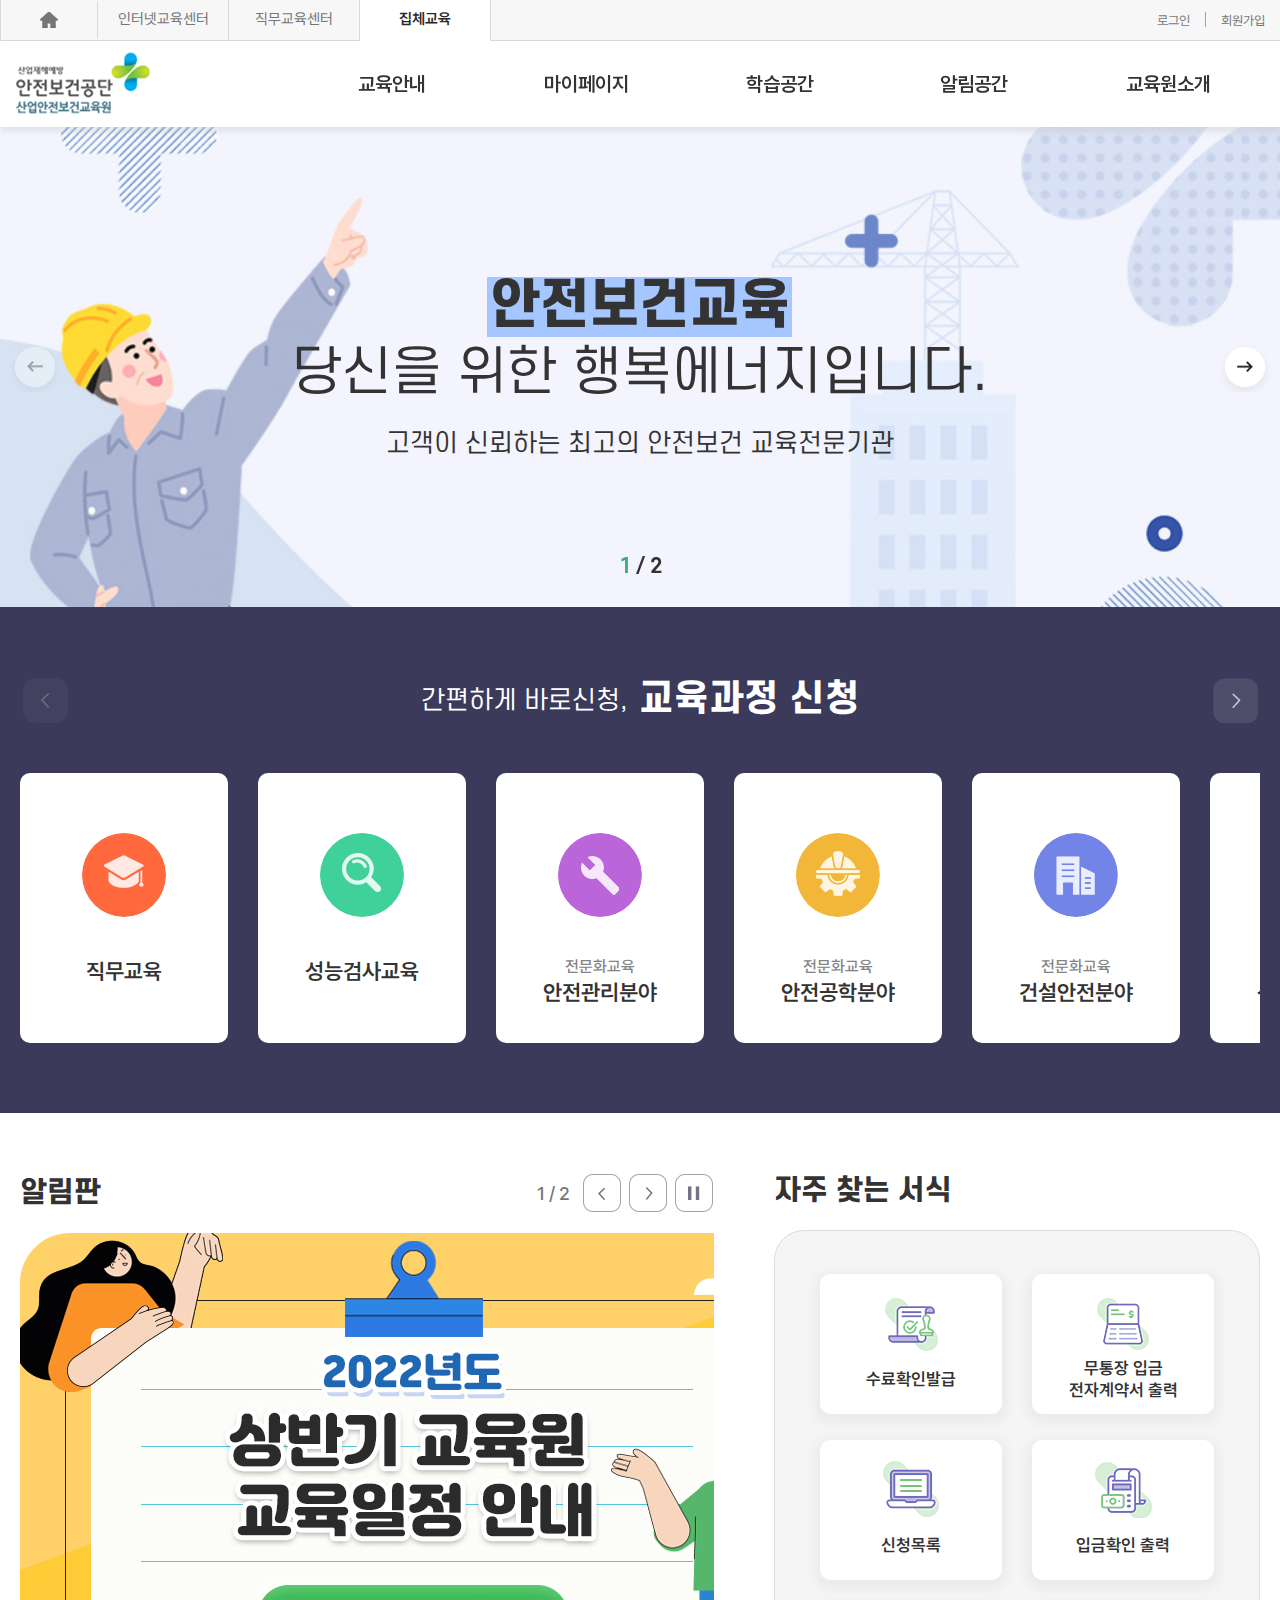
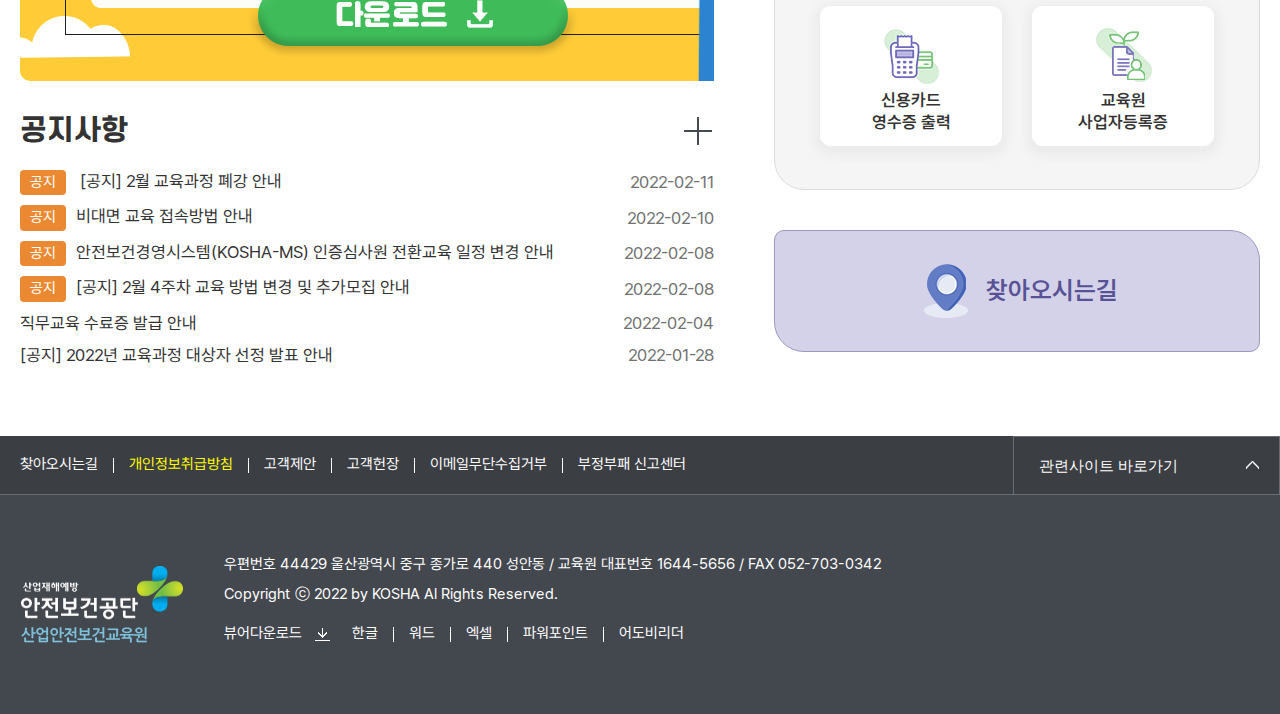
<file: index.html>
<!DOCTYPE html>
<html lang="ko">
<head>
    <title>산업안전보건교육원 홈페이지</title>
    <meta charset="UTF-8">
    <meta http-equiv="X-UA-Compatible" content="IE=edge">
    <meta name="viewport" content="width=device-width, initial-scale=1, minimum-scale=1, maximum-scale=1"/>
    <meta name="author" content="Hsy">

    <script type="text/javascript" src="js/jquery-1.12.4.js"></script>
    <script src="js/owl.carousel.js"></script> <!-- Swiper JS -->
    <script src="js/swiper-bundle.min.js"></script> <!-- Swiper JS -->
    <script type="text/javascript" src="js/script.js"></script>

    <link rel="stylesheet" href="css/import.css">
    <link rel="shortcut icon" href="favicon.ico" type="image/x-icon">
    
</head>
<body>
<div class="main-container-wrap">
    <header>
        <div class="header-top-wrap">
			<div class="top-box">
				<div class="top-left-box">
				    <ul>
                        <li><a href="https://www.dutycenter.net/portal?sysLang=KO" title="포털사이트" class="ico-home">포털사이트</a></li>
                        <li><a href="https://www.safetyedu.net/safetyedu" title="인터넷교육센터">인터넷교육센터</a></li>
                        <li><a href="https://www.dutycenter.net/dutyedu#none" title="직무교육센터">직무교육센터</a></li>
                        <li class="active"><a href="javascript:;" title="집체교육(현재 사이트)">집체교육<span class="sr">(현재 사이트)</span></a></li>
                        
                    </ul>
				</div>
				<div class="top-right-box">
					<ul>
				        <li><a href="#" title="로그인">로그인</a></li>
				        <li><a href="#" title="회원가입">회원가입</a></li>
				    </ul>
				   
				</div>
			</div> <!-- top-box end -->
		</div> <!-- header-top-wrap end -->
        <div class="header-bottom-wrap">
            <div class="bottom-box">
                <div class="bottom-left">
                    <div class="logo-wrap">
                        <a href="https://edu.kosha.or.kr/" title="안전보건교육원">
                            <h1 class="logo">
                                <img src="img/common/logo-edu.png" alt="안전보건교육원 로고">
                            </h1>
                        </a>
                    </div>
                </div>
                <div class="bottom-right">
                    <nav class="gnb">
                        <ul class="menu">
                            <li>
                                <a href="#" title="교육안내">교육안내</a>
                                <ul class="sub-menu">
                                    <li><a href="#" title="교육과정">교육과정</a></li>
                                    <li><a href="#" title="교육일정">교육일정</a></li>
                                    <li><a href="#" title="숙박신청">숙박신청</a></li>
                                </ul>
                            </li>
                            <li>
                                <a href="#" title="마이페이지">마이페이지</a>
                                <ul class="sub-menu">
                                    <li><a href="#" title="나의 학습활동">나의 학습활동</a></li>
                                    <li><a href="#" title="회원정보수정">회원정보수정</a></li>
                                    <li><a href="#" title="사업장정보">사업장정보</a></li>
                                    <li><a href="#" title="교육담당자 변경">교육담당자 변경</a></li>
                                </ul>
                            </li>
                            <li>
                                <a href="#" title="학습공간">학습공간</a>
                                <ul class="sub-menu">
                                    <li><a href="#" title="나의강의실">나의강의실</a></li>
                                    <li><a href="#" title="공개교안자료">공개교안자료</a></li>
                                    <li><a href="#" title="자료실">자료실</a></li>
                                </ul>
                            </li>
                            <li>
                                <a href="#" title="알림공간">알림공간</a>
                                <ul class="sub-menu">
                                    <li><a href="#" title="공지사항">공지사항</a></li>
                                    <li><a href="#" title="교육원소식">교육원 소식</a></li>
                                    <li><a href="#" title="자료실">자료실</a></li>
                                </ul>
                            </li>
                            <li>
                                <a href="#" title="교육원소개">교육원소개</a>
                                <ul class="sub-menu">
                                    <li><a href="#" title="인사말">인사말</a></li>
                                    <li><a href="#" title="기관소개">기관소개</a></li>
                                    <li><a href="#" title="주요연혁">주요연혁</a></li>
                                    <li><a href="#" title="조직도">조직도</a></li>
                                    <li><a href="#" title="교수소개">교수소개</a></li>
                                    <li><a href="#" title="시설안내">시설안내</a></li>
                                    <li><a href="#" title="오시는길">오시는길</a></li>
                                </ul>
                            </li>
                        </ul>
                    </nav>
                    <!-- Mobile header -->
                    <a href="#" class="btn-menu" title="메뉴 열기"><img src="img/common/btn-menu.png" alt="메뉴"></a>
                    <nav class="slideMenu">
                        <div class="m-gnb">
                            <div class="m-gnb-top">
                                <a href="/education/main.do" class="slide-logo" title="안전보건공단"><img src="img/common/m-logo.png" alt="안전보건공단 슬라이드 로고"></a>
                                <a href="#a" class="slide-close" title="닫기"><img src="img/common/ico-mgnb-close.png" alt="닫기"></a>
                            </div>
                            
                            <div class="m-gnb-middle">
                                <ul class="slmn_login">
                                    <li>
                                        <a href="https://edu.kosha.or.kr/member/loginForm.do?returnUrl=/education/main.do">로그인</a>
                                    </li>
                                    <li>
                                        <a href="/member/joinForm1.do?menuId=714" class="btn-link" title="회원가입">회원가입</a>
                                    </li>
                                <!-- 로그아웃 부분
                                    <li><a href="#void"><img src="/assets/img/education/Common/btn_logout.gif" alt="로그아웃" /></a></li>
                                -->                               
                                </ul>
                            </div>
                            <div class="m-gnb-content">
                                <ul class="dep1">
                                    <li>
                                        <a class="dep1-a" href="#a" title="교육안내">교육안내</a>
                                        <ul class="dep2">
                                            <li class="noDepth"><a class="dep2-a-bin" href="/education/curriculumList.do?menuId=1111" title="교육과정">교육과정</a></li>
                                            <li>
                                                <a class="dep2-plus" href="#a" title="교육일정">교육일정</a>
                                                <ul class="dep3">
                                                    <li><a href="#" title="교육신청" class="dep3-a-bin">교육신청</a></li>
                                                </ul>
                                            </li>
                                            <li class="noDepth"><a class="dep2-a-bin" href="/education/curriculumList.do?menuId=1111" title="숙박신청">숙박신청</a></li>
                                        </ul>
                                    </li>
                                    <li>
                                        <a class="dep1-a" href="#a" title="마이 페이지">마이 페이지</a>
                                        <ul class="dep2">
                                            <li>
                                                <a class="dep2-plus" href="#a" title="나의학습활동">나의학습활동</a>
                                                <ul class="dep3">
                                                    <li><a href="#" title="신청목록" class="dep3-a-bin">신청목록</a></li>
                                                    <li><a href="#" title="수료현황조회" class="dep3-a-bin">수료현황조회</a></li>
                                                    <li><a href="#" title="수료자조회" class="dep3-a-bin">수료자조회</a></li>
                                                </ul>
                                            </li>
                                            <li class="noDepth"><a class="dep2-a-bin" href="#a" title="회원정보수정">회원정보수정</a></li>
                                            <li class="noDepth"><a class="dep2-a-bin" href="#a" title="사업장정보">사업장정보</a></li>
                                            <li class="noDepth"><a class="dep2-a-bin" href="#a" title="교육담당자 변경">교육담당자 변경</a></li>
                                        </ul>
                                    </li>
                                    <li>
                                        <a class="dep1-a" href="#a" title="학습공간">학습공간</a>
                                        <ul class="dep2">
                                            <li>
                                                <a class="dep2-plus" href="#a" title="나의강의실">나의강의실</a>
                                                <ul class="dep3">
                                                    <li><a href="#" title="화상교육시스템" class="dep3-a-bin">화상교육시스템</a></li>
                                                    <li><a href="#" title="수강정보" class="dep3-a-bin">수강정보</a></li>
                                                </ul>
                                            </li>
                                            <li class="noDepth"><a class="dep2-a-bin" href="#a" title="공개교안자료">공개교안자료</a></li>
                                            <li class="noDepth"><a class="dep2-a-bin" href="#a" title="자료실">자료실</a></li>
                                        </ul>
                                    </li>
                                    <li>
                                        <a class="dep1-a" href="#a" title="알림공간">알림공간</a>
                                        <ul class="dep2">
                                            <li class="noDepth"><a class="dep2-a-bin" href="/education/board.do?menuId=1125" title="알림공지사항공간">공지사항</a></li>
                                            <li>
                                                <a class="dep2-plus" href="#a" title="교육원 소식">교육원 소식</a>
                                                <ul class="dep3">
                                                    <li><a href="#" title="홍보자료" class="dep3-a-bin">홍보자료</a></li>
                                                    <li><a href="#" title="홍보동영상" class="dep3-a-bin">홍보동영상</a></li>
                                                </ul>
                                            </li>
                                            <li>
                                                <a class="dep2-plus" href="#a" title="자료실">자료실</a>
                                                <ul class="dep3">
                                                    <li><a href="#" title="자료" class="dep3-a-bin">자료</a></li>
                                                    <li><a href="#" title="공개교안" class="dep3-a-bin">공개교안</a></li>
                                                    <li><a href="#" title="자주하는질문" class="dep3-a-bin">자주하는질문</a></li>
                                                    <li><a href="#" title="고용보험 환급안내" class="dep3-a-bin">고용보험 환급안내</a></li>
                                                    <li><a href="#" title="질의응답" class="dep3-a-bin">질의응답</a></li>
                                                </ul>
                                            </li>
                                        </ul>
                                    </li>
                                    <li>
                                        <a class="dep1-a" href="#a" title="교육원소개">교육원소개</a>
                                        <ul class="dep2">
                                            <li class="noDepth"><a class="dep2-a-bin" href="#a" title="인사말">인사말</a></li>
                                            <li class="noDepth"><a class="dep2-a-bin" href="#a" title="기관소개">기관소개</a></li>
                                            <li class="noDepth"><a class="dep2-a-bin" href="#a" title="인사말">인사말</a></li>
                                            <li>
                                                <a class="dep2-plus" href="#a" title="교육원 소식">교육원 소식</a>
                                                <ul class="dep3">
                                                    <li><a href="#" title="홍보자료" class="dep3-a-bin">홍보자료</a></li>
                                                    <li><a href="#" title="홍보동영상" class="dep3-a-bin">홍보동영상</a></li>
                                                </ul>
                                            </li>
                                            <li>
                                                <a class="dep2-plus" href="#a" title="자료실">자료실</a>
                                                <ul class="dep3">
                                                    <li><a href="#" title="자료" class="dep3-a-bin">자료</a></li>
                                                    <li><a href="#" title="공개교안" class="dep3-a-bin">공개교안</a></li>
                                                    <li><a href="#" title="자주하는질문" class="dep3-a-bin">자주하는질문</a></li>
                                                    <li><a href="#" title="고용보험 환급안내" class="dep3-a-bin">고용보험 환급안내</a></li>
                                                    <li><a href="#" title="질의응답" class="dep3-a-bin">질의응답</a></li>
                                                </ul>
                                            </li>
                                        </ul>
                                    </li>
                                </ul>
                            </div>
                        </div>
                    </nav>
                </div>
                <div class="gnb-bg-white"></div>
            </div>
        </div> <!-- //header-bottom-wrap end-->
        <div class="gnb-bg"></div>
        <div class="m-gnb-bg"></div>
    </header>
    <div class="container-wrap"> <!-- Container 전체 영역-->
        <div class="container">
            <div class="main-visual-wrap">
                <div class="main-visual-box">
                    <div class="swiper main-visual" id="main-visual">
                        <div class="swiper-wrapper">
                            <div class="swiper-slide slide-1">
                                <div class="swiper-text-box">
                                    <p class="main-txt point">안전보건교육</p>
                                    <p class="main-txt">당신을 위한 행복에너지입니다.</p>
                                    <span class="sub-txt">고객이 신뢰하는 최고의 안전보건 교육전문기관</span>
                                </div>
                                <img src="img/main/main-visual-01.jpg" alt="비주얼이미지1" class="pc">
                                <img src="img/main/main-visual-01-tablet.jpg" alt="비주얼이미지1" class="tablet">
                                <img src="img/main/main-visual-01-mobile.jpg" alt="비주얼이미지1" class="mobile">
                            </div>
                            <div class="swiper-slide slide-2">
                                <div class="swiper-text-box">
                                    <p class="main-txt point">안전보건교육</p>
                                    <p class="main-txt">당신을 위한 행복에너지입니다.</p>
                                    <span class="sub-txt">고객이 신뢰하는 최고의 안전보건 교육전문기관</span>
                                </div>
                                <img src="img/main/main-visual-02.jpg" alt="비주얼이미지2" class="pc">
                                <img src="img/main/main-visual-02-tablet.jpg" alt="비주얼이미지1" class="tablet">
                                <img src="img/main/main-visual-02-mobile.jpg" alt="비주얼이미지1" class="mobile">
                            </div>
                        </div>
                        <div class="swiper-button-next"></div>
                        <div class="swiper-button-prev"></div>
                        <div class="swiper-pagination"></div>
                    </div>
                </div>
                <div class="main-login-wrap">
                    <div class="login-box">
                        <div class="top-box">
                            <ul>
                                <li><input type="text" id="" name="userid" placeholder="아이디"><label for="userid" class="hide">아이디</label></li>
                                <li><input type="text" id="" name="userpw" placeholder="패스워드"><label for="userpw" class="hide">패스워드</label></li>
                                <li><a href="#" title="로그인" class="btn-login">로그인</a></li>
                            </ul>
                        </div>
                        <div class="bottom-box">
                            <dl>
                                <dt>교육문의</dt>
                                <dd>
                                    <a href="tel:1644-5656" title="교육문의">1644-5656</a>
                                    <p>09:00 ~ 18:00(평일)</p>
                                </dd>
                            </dl>
                        </div>
                    </div>
                </div>
            </div> <!--// main-visual-wrap end-->
            
            <div class="main-eduenrol-wrap">
                <div class="eduenrol-box apear1">
                    <div class="title-wrap">
                        <div class="swiper-button-prev"></div>
                        <h3><span>간편하게 바로신청,</span> 교육과정 신청</h3>
                        <div class="swiper-button-next"></div>
                    </div>
                    <div class="swiper eduenrol-slide" id="main-eduenrol">
                        <div class="swiper-wrapper">
                            <div class="swiper-slide">
                                <a href="#" title="직무교육"><span class="ico"></span>직무교육</a>
                            </div>
                            <div class="swiper-slide">
                                <a href="#" title="성능검사교육"><span class="ico"></span>성능검사교육</a>
                            </div>
                            <div class="swiper-slide">
                                <a href="#" title="안전관리분야"><span class="ico"></span><span>전문화교육</span>안전관리분야</a>
                            </div>
                            <div class="swiper-slide">
                                <a href="#" title="안전공학분야"><span class="ico"></span><span>전문화교육</span>안전공학분야</a>
                            </div>
                            <div class="swiper-slide">
                                <a href="#" title="건설안전분야"><span class="ico"></span><span>전문화교육</span>건설안전분야</a>
                            </div>
                            <div class="swiper-slide">
                                <a href="#" title="산업보건분야"><span class="ico"></span><span>전문화교육</span>산업보건분야</a>
                            </div>
                        </div>
                    </div>
                </div>
            </div> <!-- //main-eduenrol-wrap end -->

            <div class="main-contents-wrap">
                <div class="contents-box">
                    <div class="cont-left">
                        <div class="banner">
                            <div class="tit-wrap">
                                <div class="left-box">
                                    <h4>알림판</h4>
                                </div>
                                <div class="right-box">
                                    <div class="counter"></div>
                                    <div class="carousel-play">
                                        <button class="button play"></button>
                                        <button class="button stop on"></button>
                                    </div>
                                </div>
                            </div>
                            
                            <div class="owl-carousel owl-theme main-popup" id="main-popup">
                                <div class="item">
                                    <img src="img/main/main-popup-01.jpg" alt="팝업이미지1">
                                </div>
                                <div class="item">
                                    <img src="img/main/main-popup-02.jpg" alt="팝업이미지1">
                                </div>
                            </div>
                        </div> <!--// banner end-->
                        <div class="notice">
                            <div class="tit-wrap">
                                <h4>공지사항</h4>
                                <a href="#" title="공지사항 더보기" class="btn-more"></a>
                            </div>
                            <ul>
                                <li><a href="#" title="더보기"><p><span class="ico-noti">공지</span> [공지] 2월 교육과정 폐강 안내</p><span>2022-02-11</span></a></li>
                                <li><a href="#" title="더보기"><p><span class="ico-noti">공지</span>비대면 교육 접속방법 안내</p><span>2022-02-10</span></a></li>
                                <li><a href="#" title="더보기"><p><span class="ico-noti">공지</span>안전보건경영시스템(KOSHA-MS) 인증심사원 전환교육 일정 변경 안내</p><span>2022-02-08</span></a></li>
                                <li><a href="#" title="더보기"><p><span class="ico-noti">공지</span>[공지] 2월 4주차 교육 방법 변경 및 추가모집 안내</p><span>2022-02-08</span></a></li>
                                <li><a href="#" title="더보기"><p>직무교육 수료증 발급 안내 </p><span>2022-02-04</span></a></li>
                                <li><a href="#" title="더보기"><p>[공지] 2022년 교육과정 대상자 선정 발표 안내</p><span>2022-01-28</span></a></li>
                            
                        </ul>
                        </div> <!--// notice end-->
                    </div> <!-- //cont-left end -->
                    <div class="cont-right">
                        <div class="quick">
                            <h4>자주 찾는 서식</h4>
                            <ul class="quick-list">
                                <li><a href="#" title="수료확인발급">수료확인발급</a></li>
                                <li><a href="#" title="무통장 입금 전자계약서 출력">무통장 입금 <span class="br">전자계약서 출력</span></a></li>
                                <li><a href="#" title="신청목록">신청목록</a></li>
                                <li><a href="#" title="입금확인 출력">입금확인 출력</a></li>
                                <li><a href="#" title="신용카드 영수증 출력">신용카드<span class="br">영수증 출력</span></a></li>
                                <li><a href="#" title="교육원 사업자등록증">교육원<span class="br">사업자등록증</span></a></li>
                            </ul>
                        </div>
                        <div class="direct">
                            <a href="#" title="찾아오시는길" class="btn-direct">찾아오시는길</a>
                        </div>
                    </div> <!-- //cont-left end -->
                </div>
            </div> <!-- //main-contents-wrap end -->

            <footer>
                <div class="footer-top-wrap">
                    <div class="f-top-box">
                        <div class="f-top-left">
                            <ul>
                                <li><a href="#" title="찾아오시는길">찾아오시는길</a></li>
                                <li><a href="http://www.kosha.or.kr/kosha/etc/individualInformationPolicy.do" target="_blank" title="개인정보취급방침" class="yellow">개인정보취급방침</a></li>
                                <li><a href="http://minwon.kosha.or.kr/kosha/bbs/NR_list.do?bbsCd=5&amp;_m=bbs3" target="_blank" title="고객제안">고객제안</a></li>
                                <li><a href="http://www.kosha.or.kr/kosha/manage/declaration.do" target="_blank" title="고객헌장">고객헌장</a></li>
                                <li><a href="http://www.kosha.or.kr/kosha/etc/emailrefusal.do" target="_blank" title="이메일무단수집거부">이메일무단수집거부</a></li>
                                <li><a href="https://minwon.kosha.or.kr/kosha/login/NR_index.do" target="_blank" title="부정부패 신고센터">부정부패 신고센터</a></li>
                            </ul>
                        </div> <!--//f-top-left-->
                        <div class="f-top-right">
                            <select class="f-navi" onchange="if(this.value) window.open(this.value);">
                                <option>관련사이트 바로가기</option>
                                <option value="http://kosha.or.kr" title="산업안전보건공단">산업안전보건공단</option>
                                <option value="https://www.dutycenter.net/dutyedu" title="직무교육(인터넷)">직무교육(인터넷)</option>
                                <option value="https://www.safetyedu.net/safetyedu" title="e-Learning">e-Learning</option>
                                <option value="https://www.kosha.or.kr/kosha/data/mediaBankMain.do" title="안전보건자료실">안전보건자료실</option>
                                <option value="https://www.safetyreport.go.kr" title="안전신문고">안전신문고</option>
                            </select>
                        </div> <!--//f-top-left-->
                    </div>
                </div> <!-- //footer-top-wrap end-->
                <div class="footer-bottom-wrap">
                    <div class="f-bottom-box">
                        <div class="f-logo">
                            <img src="img/common/f-logo.png" alt="안전보건공단 교육원 로고">
                        </div>
                        <div class="f-copy">
                            <ul>
                                <li>우편번호 44429 울산광역시 중구 종가로 440 성안동 <span class="br"></span> 교육원 대표번호  1644-5656 <span class="br"></span> FAX  052-703-0342</li>
                                <li>Copyright ⓒ 2022 by KOSHA Al Rights Reserved.</li>
                                <li class="viewer">
                                    <p class="ico-down">뷰어다운로드</p>
                                    <ul>
                                        <li><a class="view-icon2" href="http://www.hancom.co.kr/downLoad.downPU.do?mcd=002" target="_blank" title="한글 다운로드">한글</a></li>
                                        <li><a class="view-icon3" href="http://www.microsoft.com/downloads/details.aspx?FamilyID=3657CE88-7CFA-457A-9AEC-F4F827F20CAC&amp;DisplayLang=en" target="_blank" title="워드 다운로드">워드</a></li>
                                        <li><a class="view-icon4" href="http://www.microsoft.com/downloads/details.aspx?displaylang=en&amp;FamilyID=1cd6acf9-ce06-4e1c-8dcf-f33f669dbc3a" target="_blank" title="엑셀 다운로드">엑셀</a></li>
                                        <li><a class="view-icon5" href="http://www.microsoft.com/downloads/details.aspx?displaylang=ko&amp;FamilyID=048DC840-14E1-467D-8DCA-19D2A8FD7485" target="_blank" title="파워포인트 다운로드">파워포인트</a></li>
                                        <li><a class="view-icon6" href="http://get.adobe.com/kr/reader/" target="_blank" title="어도비리더 다운로드">어도비리더</a></li>
                                    </ul>
                                </li>
                            </ul>
                        </div>
                    </div>
                </div> <!-- //footer-bottom-wrap end-->
            </footer>

        </div> <!-- // container end -->
    </div> <!-- //container-wrap end -->
    
</div>  <!-- //main-container-wrap end -->

</body>
</html>
</file>
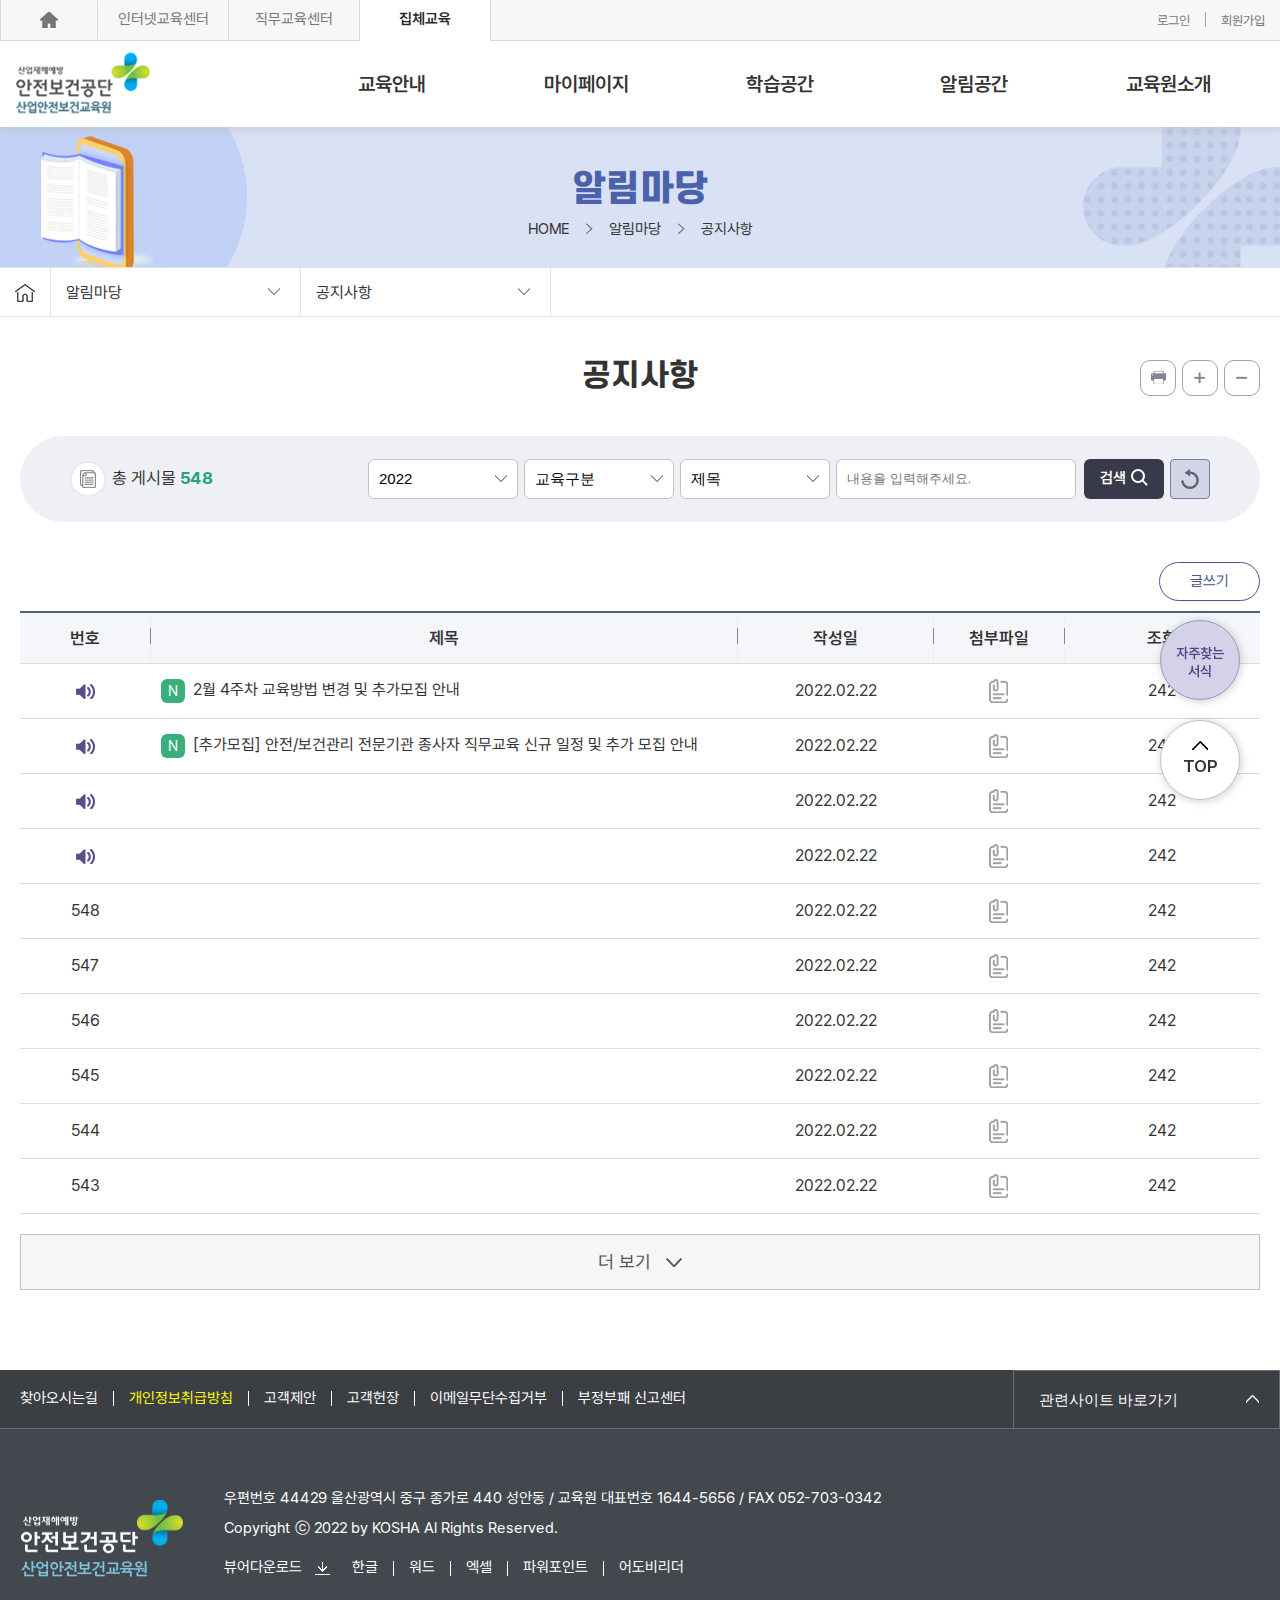
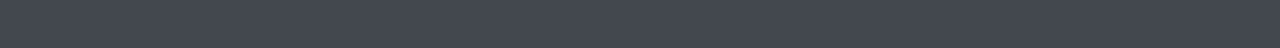
<file: board_common_list.html>
<!DOCTYPE html>
<html lang="ko">
<head>
    <title>산업안전보건교육원 서브 홈페이지</title>
    <meta charset="UTF-8">
    <meta http-equiv="X-UA-Compatible" content="IE=edge">
    <meta name="viewport" content="width=device-width, initial-scale=1, minimum-scale=1, maximum-scale=1"/>
    <meta name="author" content="Hsy">

    <script type="text/javascript" src="js/jquery-1.12.4.js"></script>
    <script src="js/owl.carousel.js"></script> <!-- Swiper JS -->
    <script src="js/swiper-bundle.min.js"></script> <!-- Swiper JS -->
    <script type="text/javascript" src="js/script.js"></script>

    <link rel="stylesheet" href="css/import.css">
    <link rel="shortcut icon" href="favicon.ico" type="image/x-icon">
    
</head>
<body>
<div class="main-container-wrap">
    <header>
        <div class="header-top-wrap">
			<div class="top-box">
				<div class="top-left-box">
				    <ul>
                        <li><a href="https://www.dutycenter.net/portal?sysLang=KO" title="포털사이트" class="ico-home">포털사이트</a></li>
                        <li><a href="https://www.safetyedu.net/safetyedu" title="인터넷교육센터">인터넷교육센터</a></li>
                        <li><a href="https://www.dutycenter.net/dutyedu#none" title="직무교육센터">직무교육센터</a></li>
                        <li class="active"><a href="javascript:;" title="집체교육(현재 사이트)">집체교육<span class="sr">(현재 사이트)</span></a></li>
                        
                    </ul>
				</div>
				<div class="top-right-box">
					<ul>
				        <li><a href="#" title="로그인">로그인</a></li>
				        <li><a href="#" title="회원가입">회원가입</a></li>
				    </ul>
				   
				</div>
			</div> <!-- top-box end -->
		</div> <!-- header-top-wrap end -->
        <div class="header-bottom-wrap">
            <div class="bottom-box">
                <div class="bottom-left">
                    <div class="logo-wrap">
                        <a href="https://edu.kosha.or.kr/" title="안전보건교육원">
                            <h1 class="logo">
                                <img src="img/common/logo-edu.png" alt="안전보건교육원 로고">
                            </h1>
                        </a>
                    </div>
                </div>
                <div class="bottom-right">
                    <nav class="gnb">
                        <ul class="menu">
                            <li>
                                <a href="#" title="교육안내">교육안내</a>
                                <ul class="sub-menu">
                                    <li><a href="#" title="교육과정">교육과정</a></li>
                                    <li><a href="#" title="교육일정">교육일정</a></li>
                                    <li><a href="#" title="숙박신청">숙박신청</a></li>
                                </ul>
                            </li>
                            <li>
                                <a href="#" title="마이페이지">마이페이지</a>
                                <ul class="sub-menu">
                                    <li><a href="#" title="나의 학습활동">나의 학습활동</a></li>
                                    <li><a href="#" title="회원정보수정">회원정보수정</a></li>
                                    <li><a href="#" title="사업장정보">사업장정보</a></li>
                                    <li><a href="#" title="교육담당자 변경">교육담당자 변경</a></li>
                                </ul>
                            </li>
                            <li>
                                <a href="#" title="학습공간">학습공간</a>
                                <ul class="sub-menu">
                                    <li><a href="#" title="나의강의실">나의강의실</a></li>
                                    <li><a href="#" title="공개교안자료">공개교안자료</a></li>
                                    <li><a href="#" title="자료실">자료실</a></li>
                                </ul>
                            </li>
                            <li>
                                <a href="#" title="알림공간">알림공간</a>
                                <ul class="sub-menu">
                                    <li><a href="#" title="공지사항">공지사항</a></li>
                                    <li><a href="#" title="교육원소식">교육원 소식</a></li>
                                    <li><a href="#" title="자료실">자료실</a></li>
                                </ul>
                            </li>
                            <li>
                                <a href="#" title="교육원소개">교육원소개</a>
                                <ul class="sub-menu">
                                    <li><a href="#" title="인사말">인사말</a></li>
                                    <li><a href="#" title="기관소개">기관소개</a></li>
                                    <li><a href="#" title="주요연혁">주요연혁</a></li>
                                    <li><a href="#" title="조직도">조직도</a></li>
                                    <li><a href="#" title="교수소개">교수소개</a></li>
                                    <li><a href="#" title="시설안내">시설안내</a></li>
                                    <li><a href="#" title="오시는길">오시는길</a></li>
                                </ul>
                            </li>
                        </ul>
                    </nav>
                    <!-- Mobile header -->
                    <a href="#" class="btn-menu" title="메뉴 열기"><img src="img/common/btn-menu.png" alt="메뉴"></a>
                    <nav class="slideMenu">
                        <div class="m-gnb">
                            <div class="m-gnb-top">
                                <a href="/education/main.do" class="slide-logo" title="안전보건공단"><img src="img/common/m-logo.png" alt="안전보건공단 슬라이드 로고"></a>
                                <a href="#a" class="slide-close" title="닫기"><img src="img/common/ico-mgnb-close.png" alt="닫기"></a>
                            </div>
                            
                            <div class="m-gnb-middle">
                                <ul class="slmn_login">
                                    <li>
                                        <a href="https://edu.kosha.or.kr/member/loginForm.do?returnUrl=/education/main.do">로그인</a>
                                    </li>
                                    <li>
                                        <a href="/member/joinForm1.do?menuId=714" class="btn-link" title="회원가입">회원가입</a>
                                    </li>
                                <!-- 로그아웃 부분
                                    <li><a href="#void"><img src="/assets/img/education/Common/btn_logout.gif" alt="로그아웃" /></a></li>
                                -->                               
                                </ul>
                            </div>
                            <div class="m-gnb-content">
                                <ul class="dep1">
                                    <li>
                                        <a class="dep1-a" href="#a" title="교육안내">교육안내</a>
                                        <ul class="dep2">
                                            <li class="noDepth"><a class="dep2-a-bin" href="/education/curriculumList.do?menuId=1111" title="교육과정">교육과정</a></li>
                                            <li>
                                                <a class="dep2-plus" href="#a" title="교육일정">교육일정</a>
                                                <ul class="dep3">
                                                    <li><a href="#" title="교육신청" class="dep3-a-bin">교육신청</a></li>
                                                </ul>
                                            </li>
                                            <li class="noDepth"><a class="dep2-a-bin" href="/education/curriculumList.do?menuId=1111" title="숙박신청">숙박신청</a></li>
                                        </ul>
                                    </li>
                                    <li>
                                        <a class="dep1-a" href="#a" title="마이 페이지">마이 페이지</a>
                                        <ul class="dep2">
                                            <li>
                                                <a class="dep2-plus" href="#a" title="나의학습활동">나의학습활동</a>
                                                <ul class="dep3">
                                                    <li><a href="#" title="신청목록" class="dep3-a-bin">신청목록</a></li>
                                                    <li><a href="#" title="수료현황조회" class="dep3-a-bin">수료현황조회</a></li>
                                                    <li><a href="#" title="수료자조회" class="dep3-a-bin">수료자조회</a></li>
                                                </ul>
                                            </li>
                                            <li class="noDepth"><a class="dep2-a-bin" href="#a" title="회원정보수정">회원정보수정</a></li>
                                            <li class="noDepth"><a class="dep2-a-bin" href="#a" title="사업장정보">사업장정보</a></li>
                                            <li class="noDepth"><a class="dep2-a-bin" href="#a" title="교육담당자 변경">교육담당자 변경</a></li>
                                        </ul>
                                    </li>
                                    <li>
                                        <a class="dep1-a" href="#a" title="학습공간">학습공간</a>
                                        <ul class="dep2">
                                            <li>
                                                <a class="dep2-plus" href="#a" title="나의강의실">나의강의실</a>
                                                <ul class="dep3">
                                                    <li><a href="#" title="화상교육시스템" class="dep3-a-bin">화상교육시스템</a></li>
                                                    <li><a href="#" title="수강정보" class="dep3-a-bin">수강정보</a></li>
                                                </ul>
                                            </li>
                                            <li class="noDepth"><a class="dep2-a-bin" href="#a" title="공개교안자료">공개교안자료</a></li>
                                            <li class="noDepth"><a class="dep2-a-bin" href="#a" title="자료실">자료실</a></li>
                                        </ul>
                                    </li>
                                    <li>
                                        <a class="dep1-a" href="#a" title="알림공간">알림공간</a>
                                        <ul class="dep2">
                                            <li class="noDepth"><a class="dep2-a-bin" href="/education/board.do?menuId=1125" title="알림공지사항공간">공지사항</a></li>
                                            <li>
                                                <a class="dep2-plus" href="#a" title="교육원 소식">교육원 소식</a>
                                                <ul class="dep3">
                                                    <li><a href="#" title="홍보자료" class="dep3-a-bin">홍보자료</a></li>
                                                    <li><a href="#" title="홍보동영상" class="dep3-a-bin">홍보동영상</a></li>
                                                </ul>
                                            </li>
                                            <li>
                                                <a class="dep2-plus" href="#a" title="자료실">자료실</a>
                                                <ul class="dep3">
                                                    <li><a href="#" title="자료" class="dep3-a-bin">자료</a></li>
                                                    <li><a href="#" title="공개교안" class="dep3-a-bin">공개교안</a></li>
                                                    <li><a href="#" title="자주하는질문" class="dep3-a-bin">자주하는질문</a></li>
                                                    <li><a href="#" title="고용보험 환급안내" class="dep3-a-bin">고용보험 환급안내</a></li>
                                                    <li><a href="#" title="질의응답" class="dep3-a-bin">질의응답</a></li>
                                                </ul>
                                            </li>
                                        </ul>
                                    </li>
                                    <li>
                                        <a class="dep1-a" href="#a" title="교육원소개">교육원소개</a>
                                        <ul class="dep2">
                                            <li class="noDepth"><a class="dep2-a-bin" href="#a" title="인사말">인사말</a></li>
                                            <li class="noDepth"><a class="dep2-a-bin" href="#a" title="기관소개">기관소개</a></li>
                                            <li class="noDepth"><a class="dep2-a-bin" href="#a" title="인사말">인사말</a></li>
                                            <li>
                                                <a class="dep2-plus" href="#a" title="교육원 소식">교육원 소식</a>
                                                <ul class="dep3">
                                                    <li><a href="#" title="홍보자료" class="dep3-a-bin">홍보자료</a></li>
                                                    <li><a href="#" title="홍보동영상" class="dep3-a-bin">홍보동영상</a></li>
                                                </ul>
                                            </li>
                                            <li>
                                                <a class="dep2-plus" href="#a" title="자료실">자료실</a>
                                                <ul class="dep3">
                                                    <li><a href="#" title="자료" class="dep3-a-bin">자료</a></li>
                                                    <li><a href="#" title="공개교안" class="dep3-a-bin">공개교안</a></li>
                                                    <li><a href="#" title="자주하는질문" class="dep3-a-bin">자주하는질문</a></li>
                                                    <li><a href="#" title="고용보험 환급안내" class="dep3-a-bin">고용보험 환급안내</a></li>
                                                    <li><a href="#" title="질의응답" class="dep3-a-bin">질의응답</a></li>
                                                </ul>
                                            </li>
                                        </ul>
                                    </li>
                                </ul>
                            </div>
                        </div>
                    </nav>
                </div>
                <div class="gnb-bg-white"></div>
            </div>
        </div> <!-- //header-bottom-wrap end-->
        <div class="gnb-bg"></div>
        <div class="m-gnb-bg"></div>
    </header>
    <div class="container-wrap"> <!-- Container 전체 영역-->
        <div class="container">
            <div class="sub-visual-wrap">
                <div class="sub-visual-box">
                    <h2>알림마당</h2>
                    <ul class="sub-visual-nav">
                        <li><a href="#" title="HOME">HOME</a></li>
                        <li><a href="#" title="알림마당">알림마당</a></li>
                        <li><a href="#" title="공지사항">공지사항</a></li>
                    </ul>
                </div>
            </div>
            <div class="sub-nav-wrap">
                <div class="sub-nav-box">
                    <ul>
                        <li><a href="#" class="nav-home" title="HOME 바로가기"></a></li>
                        <li class="nav-1dep">
                            <a href="#" title="알림마당">알림마당</a>
                            <ul class="nav-2dep">
                                <li><a href="#" title="2depth" class="">2depth</a></li>
                                <li><a href="#" title="2depth" class="">2depth</a></li>
                                <li><a href="#" title="2depth" class="">2depth</a></li>
                                <li><a href="#" title="2depth" class="">2depth</a></li>
                            </ul>
                        </li>
                        <li class="nav-1dep">
                            <a href="#" title="공지사항">공지사항</a>
                            <ul class="nav-2dep">
                                <li><a href="#" title="2depth" class="">2depth</a></li>
                                <li><a href="#" title="2depth" class="">2depth</a></li>
                                <li><a href="#" title="2depth" class="">2depth</a></li>
                                <li><a href="#" title="2depth" class="">2depth</a></li>
                            </ul>
                        </li>
                    </ul>
                </div>
            </div>
            <div class="sub-contents-wrap"> <!-- 페이치 시작 -->
                <div class="title-wrap">
                    <h3>공지사항</h3>
                    <div class="right-btn-wrap">
                        <ul>
                            <li><a href="#" title="프린트" class="btn-right-print"></a></li>
                            <li><a href="#" title="확대하기" class="btn-right-plus"></a></li>
                            <li><a href="#" title="축소하기" class="btn-right-minus"></a></li>
                        </ul>
                    </div>
                </div>
                <div class="contents-box"> <!-- 컨텐츠 시작 -->
                    <div class="search-wrap">
                        <div class="left-box">
                            <i class="total-board"></i>
                            <p>총 게시물 <span>548</span></p>
                        </div>
                        <div class="right-box">
                            <ul>
                                <li>
                                    <select>
                                        <option>2022</option>
                                        <option>2021</option>
                                        <option>2020</option>
                                    </select>
                                </li>
                                <li>
                                    <select>
                                        <option>교육구분</option>
                                        <option>교육구분1</option>
                                        <option>교육구분2</option>
                                    </select>
                                </li>
                                <li>
                                    <select>
                                        <option>제목</option>
                                        <option>제목1</option>
                                        <option>제목2</option>
                                    </select>
                                </li>
                                <li>
                                    <div class="input-srch">
                                        <input type="text" id="" name="srch-text" placeholder="내용을 입력해주세요.">
                                        <label for="srch-text" class="hide">검색어 입력</label>
                                        <a href="#" class="btn-search" title="검색"></a>
                                        <a href="#" class="btn-reset" title="새로고침"></a>
                                    </div>
                                </li>
                            </ul>
                        </div>
                    </div> <!--// search-wrap end -->
                    <div class="board-common">
                        <div class="board-btn-wrap">
                            <a href="#" title="글쓰기" class="btn-write">글쓰기</a>
                        </div>
                        <div class="table-scroll-box">
                            <span class="ico-scroll"></span>
                            <table class="table-list">
                                <caption>Table List</caption>
                                <colgroup>
                                    <col class="wp10">
                                    <col class="wp45">
                                    <col class="wp15">
                                    <col class="wp10">
                                    <col class="wp15">
                                </colgroup>
                                <thead>
                                    <tr>
                                        <th>번호</th>
                                        <th>제목</th>
                                        <th>작성일</th>
                                        <th>첨부파일</th>
                                        <th>조회</th>
                                    </tr>
                                </thead>
                                <tbody>
                                    <tr>
                                        <td><span class="ico-noti"></span></td>
                                        <td class="ta-l"><a href="#" title="리스트 내용1"><span class="new">N</span>2월 4주차 교육방법 변경 및 추가모집 안내</a></td>
                                        <td>2022.02.22</td>
                                        <td><a href="#" title="첨부파일" class="btn-upload-file"></a></td>
                                        <td>242</td>
                                        <!-- <td><a href="#" title="버튼" class="btn">버튼</a></td> -->
                                    </tr>
                                    <tr>
                                        <td><span class="ico-noti"></span></td>
                                        <td class="ta-l"><a href="#" title="리스트 내용2"><span class="new">N</span>[추가모집] 안전/보건관리 전문기관 종사자 직무교육 신규 일정 및 추가 모집 안내</a></td>
                                        <td>2022.02.22</td>
                                        <td><a href="#" title="첨부파일" class="btn-upload-file"></a></td>
                                        <td>242</td>
                                    </tr>
                                    <tr>
                                        <td><span class="ico-noti"></span></td>
                                        <td class="ta-l"><a href="#" title="리스트 내용3"></a></td>
                                        <td>2022.02.22</td>
                                        <td><a href="#" title="첨부파일" class="btn-upload-file"></a></td>
                                        <td>242</td>
                                    </tr>
                                    <tr>
                                        <td><span class="ico-noti"></span></td>
                                        <td class="ta-l"><a href="#" title="리스트 내용4"></a></td>
                                        <td>2022.02.22</td>
                                        <td><a href="#" title="첨부파일" class="btn-upload-file"></a></td>
                                        <td>242</td>
                                    </tr>
                                    <tr>
                                        <td>548</td>
                                        <td class="ta-l"><a href="#" title="리스트 내용5"></a></td>
                                        <td>2022.02.22</td>
                                        <td><a href="#" title="첨부파일" class="btn-upload-file"></a></td>
                                        <td>242</td>
                                    </tr>
                                    <tr>
                                        <td>547</td>
                                        <td class="ta-l"><a href="#" title="리스트 내용6"></a></td>
                                        <td>2022.02.22</td>
                                        <td><a href="#" title="첨부파일" class="btn-upload-file"></a></td>
                                        <td>242</td>
                                    </tr>
                                    <tr>
                                        <td>546</td>
                                        <td class="ta-l"><a href="#" title="리스트 내용7"></a></td>
                                        <td>2022.02.22</td>
                                        <td><a href="#" title="첨부파일" class="btn-upload-file"></a></td>
                                        <td>242</td>
                                    </tr>
                                    <tr>
                                        <td>545</td>
                                        <td class="ta-l"><a href="#" title="리스트 내용8"></a></td>
                                        <td>2022.02.22</td>
                                        <td><a href="#" title="첨부파일" class="btn-upload-file"></a></td>
                                        <td>242</td>
                                    </tr>
                                    <tr>
                                        <td>544</td>
                                        <td class="ta-l"><a href="#" title="리스트 내용9"></a></td>
                                        <td>2022.02.22</td>
                                        <td><a href="#" title="첨부파일" class="btn-upload-file"></a></td>
                                        <td>242</td>
                                    </tr>
                                    <tr>
                                        <td>543</td>
                                        <td class="ta-l"><a href="#" title="리스트 내용10"></a></td>
                                        <td>2022.02.22</td>
                                        <td><a href="#" title="첨부파일" class="btn-upload-file"></a></td>
                                        <td>242</td>
                                    </tr>
                                </tbody>
                            </table>
                        </div>
                        <div class="list-more">
                            <a href="#" title="더보기" class="btn-more">더 보기</a>
                        </div>
                    </div>
                </div>
            </div> <!-- //sub-contents-wrap end -->
            <div class="quick-btn-wrap">
                <div class="quick-popup">
                    <a title="" href="#" class="quick-popup-close"></a>
                    <ul>
                        <li><a href="#" title="교육원 사업자등록증">교육원 사업자등록증</a></li>
                        <li><a href="#" title="수료확인서 발급">수료확인서 발급</a></li>
                        <li><a href="#" title="입금확인증 출력">입금확인증 출력</a></li>
                        <li><a href="#" title="무통장입금용 전자계산서출력">무통장입금용 전자계산서출력</a></li>
                        <li><a href="#" title="신용카드영수증 출력">신용카드영수증 출력</a></li>
                    </ul>
                </div>
                <ul>
                    <li><a href="#" title="자주찾는서식" class="quick-popup-open">자주찾는<br>서식</a></li>
                    <li><a href="#" title="맨 위로 가기">TOP</a></li>
                </ul>
            </div> <!-- //quick-btn-wrap end -->

            <footer>
                <div class="footer-top-wrap">
                    <div class="f-top-box">
                        <div class="f-top-left">
                            <ul>
                                <li><a href="#" title="찾아오시는길">찾아오시는길</a></li>
                                <li><a href="http://www.kosha.or.kr/kosha/etc/individualInformationPolicy.do" target="_blank" title="개인정보취급방침" class="yellow">개인정보취급방침</a></li>
                                <li><a href="http://minwon.kosha.or.kr/kosha/bbs/NR_list.do?bbsCd=5&amp;_m=bbs3" target="_blank" title="고객제안">고객제안</a></li>
                                <li><a href="http://www.kosha.or.kr/kosha/manage/declaration.do" target="_blank" title="고객헌장">고객헌장</a></li>
                                <li><a href="http://www.kosha.or.kr/kosha/etc/emailrefusal.do" target="_blank" title="이메일무단수집거부">이메일무단수집거부</a></li>
                                <li><a href="https://minwon.kosha.or.kr/kosha/login/NR_index.do" target="_blank" title="부정부패 신고센터">부정부패 신고센터</a></li>
                            </ul>
                        </div> <!--//f-top-left-->
                        <div class="f-top-right">
                            <select class="f-navi" onchange="if(this.value) window.open(this.value);">
                                <option>관련사이트 바로가기</option>
                                <option value="http://kosha.or.kr" title="산업안전보건공단">산업안전보건공단</option>
                                <option value="https://www.dutycenter.net/dutyedu" title="직무교육(인터넷)">직무교육(인터넷)</option>
                                <option value="https://www.safetyedu.net/safetyedu" title="e-Learning">e-Learning</option>
                                <option value="https://www.kosha.or.kr/kosha/data/mediaBankMain.do" title="안전보건자료실">안전보건자료실</option>
                                <option value="https://www.safetyreport.go.kr" title="안전신문고">안전신문고</option>
                            </select>
                        </div> <!--//f-top-left-->
                    </div>
                </div> <!-- //footer-top-wrap end-->
                <div class="footer-bottom-wrap">
                    <div class="f-bottom-box">
                        <div class="f-logo">
                            <img src="img/common/f-logo.png" alt="안전보건공단 교육원 로고">
                        </div>
                        <div class="f-copy">
                            <ul>
                                <li>우편번호 44429 울산광역시 중구 종가로 440 성안동 <span class="br"></span> 교육원 대표번호  1644-5656 <span class="br"></span> FAX  052-703-0342</li>
                                <li>Copyright ⓒ 2022 by KOSHA Al Rights Reserved.</li>
                                <li class="viewer">
                                    <p class="ico-down">뷰어다운로드</p>
                                    <ul>
                                        <li><a class="view-icon2" href="http://www.hancom.co.kr/downLoad.downPU.do?mcd=002" target="_blank" title="한글 다운로드">한글</a></li>
                                        <li><a class="view-icon3" href="http://www.microsoft.com/downloads/details.aspx?FamilyID=3657CE88-7CFA-457A-9AEC-F4F827F20CAC&amp;DisplayLang=en" target="_blank" title="워드 다운로드">워드</a></li>
                                        <li><a class="view-icon4" href="http://www.microsoft.com/downloads/details.aspx?displaylang=en&amp;FamilyID=1cd6acf9-ce06-4e1c-8dcf-f33f669dbc3a" target="_blank" title="엑셀 다운로드">엑셀</a></li>
                                        <li><a class="view-icon5" href="http://www.microsoft.com/downloads/details.aspx?displaylang=ko&amp;FamilyID=048DC840-14E1-467D-8DCA-19D2A8FD7485" target="_blank" title="파워포인트 다운로드">파워포인트</a></li>
                                        <li><a class="view-icon6" href="http://get.adobe.com/kr/reader/" target="_blank" title="어도비리더 다운로드">어도비리더</a></li>
                                    </ul>
                                </li>
                            </ul>
                        </div>
                    </div>
                </div> <!-- //footer-bottom-wrap end-->
            </footer>

        </div> <!-- // container end -->
    </div> <!-- //container-wrap end -->
    
</div>  <!-- //main-container-wrap end -->

</body>
</html>
</file>
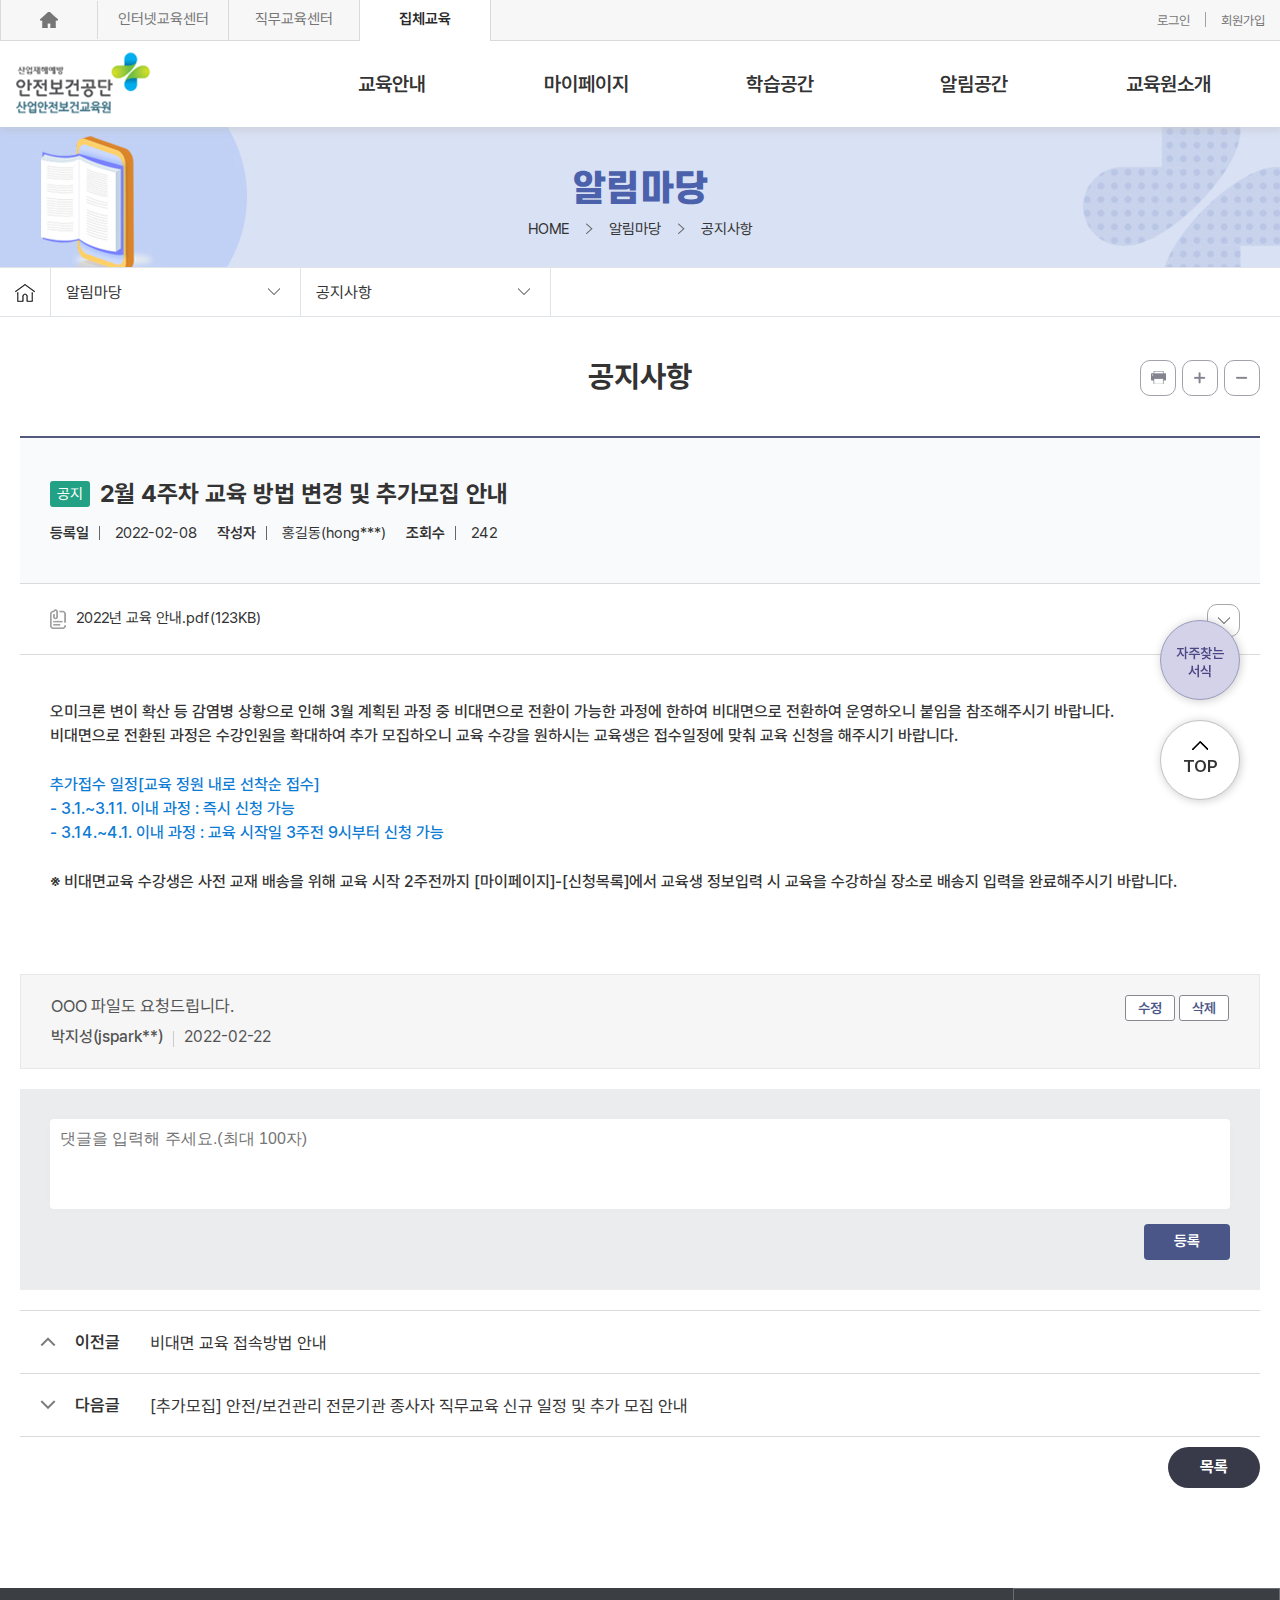
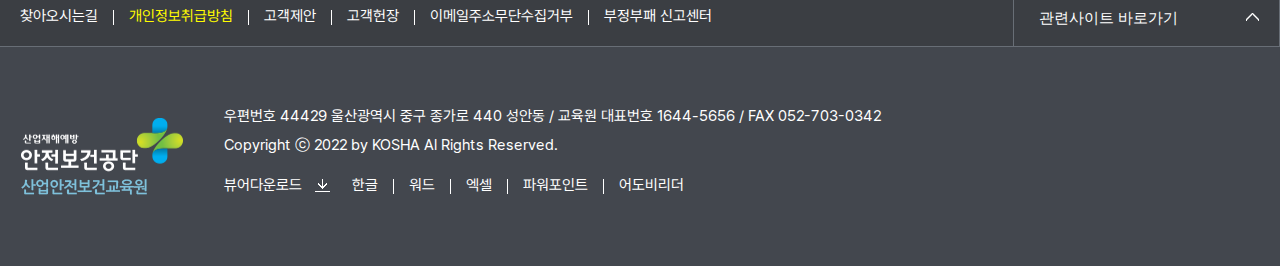
<file: board_common_view.html>
<!DOCTYPE html>
<html lang="ko">
<head>
    <title>산업안전보건교육원 서브 홈페이지</title>
    <meta charset="UTF-8">
    <meta http-equiv="X-UA-Compatible" content="IE=edge">
    <meta name="viewport" content="width=device-width, initial-scale=1, minimum-scale=1, maximum-scale=1"/>
    <meta name="author" content="Hsy">

    <script type="text/javascript" src="js/jquery-1.12.4.js"></script>
    <script src="js/owl.carousel.js"></script> <!-- Swiper JS -->
    <script src="js/swiper-bundle.min.js"></script> <!-- Swiper JS -->
    <script type="text/javascript" src="js/script.js"></script>

    <link rel="stylesheet" href="css/import.css">
    <link rel="shortcut icon" href="favicon.ico" type="image/x-icon">
    
</head>
<body>
<div class="sub-container-wrap">
    <header>
        <div class="header-top-wrap">
			<div class="top-box">
				<div class="top-left-box">
				    <ul>
                        <li><a href="https://www.dutycenter.net/portal?sysLang=KO" title="포털사이트" class="ico-home">포털사이트</a></li>
                        <li><a href="https://www.safetyedu.net/safetyedu" title="인터넷교육센터">인터넷교육센터</a></li>
                        <li><a href="https://www.dutycenter.net/dutyedu#none" title="직무교육센터">직무교육센터</a></li>
                        <li class="active"><a href="javascript:;" title="집체교육(현재 사이트)">집체교육<span class="sr">(현재 사이트)</span></a></li>
                        
                    </ul>
				</div>
				<div class="top-right-box">
					<ul>
				        <li><a href="#" title="로그인">로그인</a></li>
				        <li><a href="#" title="회원가입">회원가입</a></li>
				    </ul>
				   
				</div>
			</div> <!-- top-box end -->
		</div> <!-- header-top-wrap end -->
        <div class="header-bottom-wrap">
            <div class="bottom-box">
                <div class="bottom-left">
                    <div class="logo-wrap">
                        <a href="https://edu.kosha.or.kr/" title="안전보건교육원">
                            <h1 class="logo">
                                <img src="img/common/logo-edu.png" alt="안전보건교육원 로고">
                            </h1>
                        </a>
                    </div>
                </div>
                <div class="bottom-right">
                    <nav class="gnb">
                        <ul class="menu">
                            <li>
                                <a href="#" title="교육안내">교육안내</a>
                                <ul class="sub-menu">
                                    <li><a href="#" title="교육과정">교육과정</a></li>
                                    <li><a href="#" title="교육일정">교육일정</a></li>
                                    <li><a href="#" title="숙박신청">숙박신청</a></li>
                                </ul>
                            </li>
                            <li>
                                <a href="#" title="마이페이지">마이페이지</a>
                                <ul class="sub-menu">
                                    <li><a href="#" title="나의 학습활동">나의 학습활동</a></li>
                                    <li><a href="#" title="회원정보수정">회원정보수정</a></li>
                                    <li><a href="#" title="사업장정보">사업장정보</a></li>
                                    <li><a href="#" title="교육담당자 변경">교육담당자 변경</a></li>
                                </ul>
                            </li>
                            <li>
                                <a href="#" title="학습공간">학습공간</a>
                                <ul class="sub-menu">
                                    <li><a href="#" title="나의강의실">나의강의실</a></li>
                                    <li><a href="#" title="공개교안자료">공개교안자료</a></li>
                                    <li><a href="#" title="자료실">자료실</a></li>
                                </ul>
                            </li>
                            <li>
                                <a href="#" title="알림공간">알림공간</a>
                                <ul class="sub-menu">
                                    <li><a href="#" title="공지사항">공지사항</a></li>
                                    <li><a href="#" title="교육원소식">교육원 소식</a></li>
                                    <li><a href="#" title="자료실">자료실</a></li>
                                </ul>
                            </li>
                            <li>
                                <a href="#" title="교육원소개">교육원소개</a>
                                <ul class="sub-menu">
                                    <li><a href="#" title="인사말">인사말</a></li>
                                    <li><a href="#" title="기관소개">기관소개</a></li>
                                    <li><a href="#" title="주요연혁">주요연혁</a></li>
                                    <li><a href="#" title="조직도">조직도</a></li>
                                    <li><a href="#" title="교수소개">교수소개</a></li>
                                    <li><a href="#" title="시설안내">시설안내</a></li>
                                    <li><a href="#" title="오시는길">오시는길</a></li>
                                </ul>
                            </li>
                        </ul>
                    </nav>
                    <!-- Mobile header -->
                    <a href="#" class="btn-menu" title="메뉴 열기"><img src="img/common/btn-menu.png" alt="메뉴"></a>
                    <nav class="slideMenu">
                        <div class="m-gnb">
                            <div class="m-gnb-top">
                                <a href="/education/main.do" class="slide-logo" title="안전보건공단"><img src="img/common/m-logo.png" alt="안전보건공단 슬라이드 로고"></a>
                                <a href="#a" class="slide-close" title="닫기"><img src="img/common/ico-mgnb-close.png" alt="닫기"></a>
                            </div>
                            
                            <div class="m-gnb-middle">
                                <ul class="slmn_login">
                                    <li>
                                        <a href="https://edu.kosha.or.kr/member/loginForm.do?returnUrl=/education/main.do">로그인</a>
                                    </li>
                                    <li>
                                        <a href="/member/joinForm1.do?menuId=714" class="btn-link" title="회원가입">회원가입</a>
                                    </li>
                                <!-- 로그아웃 부분
                                    <li><a href="#void"><img src="/assets/img/education/Common/btn_logout.gif" alt="로그아웃" /></a></li>
                                -->                               
                                </ul>
                            </div>
                            <div class="m-gnb-content">
                                <ul class="dep1">
                                    <li>
                                        <a class="dep1-a" href="#a" title="교육안내">교육안내</a>
                                        <ul class="dep2">
                                            <li class="noDepth"><a class="dep2-a-bin" href="/education/curriculumList.do?menuId=1111" title="교육과정">교육과정</a></li>
                                            <li>
                                                <a class="dep2-plus" href="#a" title="교육일정">교육일정</a>
                                                <ul class="dep3">
                                                    <li><a href="#" title="교육신청" class="dep3-a-bin">교육신청</a></li>
                                                </ul>
                                            </li>
                                            <li class="noDepth"><a class="dep2-a-bin" href="/education/curriculumList.do?menuId=1111" title="숙박신청">숙박신청</a></li>
                                        </ul>
                                    </li>
                                    <li>
                                        <a class="dep1-a" href="#a" title="마이 페이지">마이 페이지</a>
                                        <ul class="dep2">
                                            <li>
                                                <a class="dep2-plus" href="#a" title="나의학습활동">나의학습활동</a>
                                                <ul class="dep3">
                                                    <li><a href="#" title="신청목록" class="dep3-a-bin">신청목록</a></li>
                                                    <li><a href="#" title="수료현황조회" class="dep3-a-bin">수료현황조회</a></li>
                                                    <li><a href="#" title="수료자조회" class="dep3-a-bin">수료자조회</a></li>
                                                </ul>
                                            </li>
                                            <li class="noDepth"><a class="dep2-a-bin" href="#a" title="회원정보수정">회원정보수정</a></li>
                                            <li class="noDepth"><a class="dep2-a-bin" href="#a" title="사업장정보">사업장정보</a></li>
                                            <li class="noDepth"><a class="dep2-a-bin" href="#a" title="교육담당자 변경">교육담당자 변경</a></li>
                                        </ul>
                                    </li>
                                    <li>
                                        <a class="dep1-a" href="#a" title="학습공간">학습공간</a>
                                        <ul class="dep2">
                                            <li>
                                                <a class="dep2-plus" href="#a" title="나의강의실">나의강의실</a>
                                                <ul class="dep3">
                                                    <li><a href="#" title="화상교육시스템" class="dep3-a-bin">화상교육시스템</a></li>
                                                    <li><a href="#" title="수강정보" class="dep3-a-bin">수강정보</a></li>
                                                </ul>
                                            </li>
                                            <li class="noDepth"><a class="dep2-a-bin" href="#a" title="공개교안자료">공개교안자료</a></li>
                                            <li class="noDepth"><a class="dep2-a-bin" href="#a" title="자료실">자료실</a></li>
                                        </ul>
                                    </li>
                                    <li>
                                        <a class="dep1-a" href="#a" title="알림공간">알림공간</a>
                                        <ul class="dep2">
                                            <li class="noDepth"><a class="dep2-a-bin" href="/education/board.do?menuId=1125" title="알림공지사항공간">공지사항</a></li>
                                            <li>
                                                <a class="dep2-plus" href="#a" title="교육원 소식">교육원 소식</a>
                                                <ul class="dep3">
                                                    <li><a href="#" title="홍보자료" class="dep3-a-bin">홍보자료</a></li>
                                                    <li><a href="#" title="홍보동영상" class="dep3-a-bin">홍보동영상</a></li>
                                                </ul>
                                            </li>
                                            <li>
                                                <a class="dep2-plus" href="#a" title="자료실">자료실</a>
                                                <ul class="dep3">
                                                    <li><a href="#" title="자료" class="dep3-a-bin">자료</a></li>
                                                    <li><a href="#" title="공개교안" class="dep3-a-bin">공개교안</a></li>
                                                    <li><a href="#" title="자주하는질문" class="dep3-a-bin">자주하는질문</a></li>
                                                    <li><a href="#" title="고용보험 환급안내" class="dep3-a-bin">고용보험 환급안내</a></li>
                                                    <li><a href="#" title="질의응답" class="dep3-a-bin">질의응답</a></li>
                                                </ul>
                                            </li>
                                        </ul>
                                    </li>
                                    <li>
                                        <a class="dep1-a" href="#a" title="교육원소개">교육원소개</a>
                                        <ul class="dep2">
                                            <li class="noDepth"><a class="dep2-a-bin" href="#a" title="인사말">인사말</a></li>
                                            <li class="noDepth"><a class="dep2-a-bin" href="#a" title="기관소개">기관소개</a></li>
                                            <li class="noDepth"><a class="dep2-a-bin" href="#a" title="인사말">인사말</a></li>
                                            <li>
                                                <a class="dep2-plus" href="#a" title="교육원 소식">교육원 소식</a>
                                                <ul class="dep3">
                                                    <li><a href="#" title="홍보자료" class="dep3-a-bin">홍보자료</a></li>
                                                    <li><a href="#" title="홍보동영상" class="dep3-a-bin">홍보동영상</a></li>
                                                </ul>
                                            </li>
                                            <li>
                                                <a class="dep2-plus" href="#a" title="자료실">자료실</a>
                                                <ul class="dep3">
                                                    <li><a href="#" title="자료" class="dep3-a-bin">자료</a></li>
                                                    <li><a href="#" title="공개교안" class="dep3-a-bin">공개교안</a></li>
                                                    <li><a href="#" title="자주하는질문" class="dep3-a-bin">자주하는질문</a></li>
                                                    <li><a href="#" title="고용보험 환급안내" class="dep3-a-bin">고용보험 환급안내</a></li>
                                                    <li><a href="#" title="질의응답" class="dep3-a-bin">질의응답</a></li>
                                                </ul>
                                            </li>
                                        </ul>
                                    </li>
                                </ul>
                            </div>
                        </div>
                    </nav>
                </div>
                <div class="gnb-bg-white"></div>
            </div>
        </div> <!-- //header-bottom-wrap end-->
        <div class="gnb-bg"></div>
        <div class="m-gnb-bg"></div>
    </header>
    <div class="gnb-bg-black"></div>
    <div class="container-wrap"> <!-- Container 전체 영역-->
        <div class="container">
            <div class="sub-visual-wrap">
                <div class="sub-visual-box">
                    <h2>알림마당</h2>
                    <ul class="sub-visual-nav">
                        <li><a href="#" title="HOME">HOME</a></li>
                        <li><a href="#" title="알림마당">알림마당</a></li>
                        <li><a href="#" title="공지사항">공지사항</a></li>
                    </ul>
                </div>
            </div>
            <div class="sub-nav-wrap">
                <div class="sub-nav-box">
                    <ul>
                        <li><a href="#" class="nav-home" title="HOME 바로가기"></a></li>
                        <li class="nav-1dep">
                            <a href="#" title="알림마당">알림마당</a>
                            <ul class="nav-2dep">
                                <li><a href="#" title="2depth" class="">2depth</a></li>
                                <li><a href="#" title="2depth" class="">2depth</a></li>
                                <li><a href="#" title="2depth" class="">2depth</a></li>
                                <li><a href="#" title="2depth" class="">2depth</a></li>
                            </ul>
                        </li>
                        <li class="nav-1dep">
                            <a href="#" title="공지사항">공지사항</a>
                            <ul class="nav-2dep">
                                <li><a href="#" title="2depth" class="">2depth</a></li>
                                <li><a href="#" title="2depth" class="">2depth</a></li>
                                <li><a href="#" title="2depth" class="">2depth</a></li>
                                <li><a href="#" title="2depth" class="">2depth</a></li>
                            </ul>
                        </li>
                    </ul>
                </div>
            </div>
            <div class="sub-contents-wrap"> <!-- 페이치 시작 -->
                <div class="title-wrap">
                    <h3>공지사항</h3>
                    <div class="right-btn-wrap">
                        <ul>
                            <li><a href="#" title="프린트 버튼" class="btn-right-print"></a></li>
                            <li><a href="#" title="확대 버튼" class="btn-right-plus"></a></li>
                            <li><a href="#" title="축소 버튼" class="btn-right-minus"></a></li>
                        </ul>
                    </div>
                </div>
                <div class="contents-box"> <!-- 컨텐츠 시작 -->
                    <div class="board-common-view">
                        <div class="view-box">
                            <div class="view-title">
                                <div class="title">    
                                    <span class="ico-noti">공지</span>
                                    <h4>2월 4주차 교육 방법 변경 및 추가모집 안내</h4>
                                </div>
                                <div class="title-detail">
                                    <dl>
                                        <dt>등록일</dt>
                                        <dd>2022-02-08</dd>
                                    </dl>
                                    <dl>
                                        <dt>작성자</dt>
                                        <dd>홍길동(hong***)</dd>
                                    </dl>
                                    <dl>
                                        <dt>조회수</dt>
                                        <dd>242</dd>
                                    </dl>
                                </div>
                            </div>
                            <div class="view-upload">
                                <ul>
                                    <li><a href="#" title="view-upload01">2022년 교육 안내.pdf(123KB)</a></li>
                                    <li><a href="#" title="view-upload02">2022년 설문조사 문항.hwp(23.5KB)</a></li>
                                </ul>
                                <a href="#" title="업로드 펼치기" class="view-upload-fold"></a>
                            </div>
                            <div class="view-txt"> <!-- 게시판 내용 -->
                                <p>
                                    오미크론 변이 확산 등 감염병 상황으로 인해 3월 계획된 과정 중 비대면으로 전환이 가능한 과정에 한하여 비대면으로 전환하여 운영하오니 붙임을 참조해주시기 바랍니다.<br>
                                    비대면으로 전환된 과정은 수강인원을 확대하여 추가 모집하오니 교육 수강을 원하시는 교육생은 접수일정에 맞춰 교육 신청을 해주시기 바랍니다.
                                </p>
                                <p class="view-color-blue">
                                    추가접수 일정[교육 정원 내로 선착순 접수]<br>
                                    - 3.1.~3.11. 이내 과정 : 즉시 신청 가능<br>
                                    - 3.14.~4.1. 이내 과정 : 교육 시작일 3주전 9시부터 신청 가능
                                </p>
                                <p>
                                    ※ 비대면교육 수강생은 사전 교재 배송을 위해 교육 시작 2주전까지 [마이페이지]-[신청목록]에서 교육생 정보입력 시 교육을 수강하실 장소로 배송지 입력을 완료해주시기 바랍니다.
                                </p>
                            </div>
                            <div class="view-reply-read">
                                <ul>
                                    <li>
                                        <p>OOO 파일도 요청드립니다.</p>
                                        <div class="view-reply-read-detail">
                                            <dl>
                                                <dt>박지성(jspark**)</dt>
                                                <dd>2022-02-22</dd>
                                            </dl>
                                        </div>
                                    </li>
                                    <li class="view-reply-read-btn">
                                        <a href="#" title="수정">수정</a>
                                        <a href="#" title="삭제">삭제</a>
                                    </li>
                                </ul>
                            </div>
                            <div class="view-reply-write">
                                <textarea placeholder="댓글을 입력해 주세요.(최대 100자)"></textarea>
                                <a href="#" title="댓글 등록" class="btn-apply">등록</a>
                            </div>
                            <div class="view-reply-list">
                                <dl>
                                    <dt>이전글</dt>
                                    <dd><a href="#" title="이전글 내용"><span>비대면 교육 접속방법 안내</span></a></dd>
                                </dl>
                                <dl>
                                    <dt>다음글</dt>
                                    <dd><a href="#" title="다음글 내용"><span>[추가모집] 안전/보건관리 전문기관 종사자 직무교육 신규 일정 및 추가 모집 안내</span></a></dd>
                                </dl>
                                <a href="#" title="목록" class="btn-list">목록</a>
                            </div>
                        </div>
                    </div> <!--//board-common-view end-->
                </div>
            </div> <!-- //sub-contents-wrap end -->
            <div class="quick-btn-wrap">
                <div class="quick-popup">
                    <a title="" href="#" class="quick-popup-close"></a>
                    <ul>
                        <li><a href="#" title="">교육원 사업자등록증</a></li>
                        <li><a href="#" title="">수료확인서 발급</a></li>
                        <li><a href="#" title="">입금확인증 출력</a></li>
                        <li><a href="#" title="">무통장입금용 전자계산서출력</a></li>
                        <li><a href="#" title="">신용카드영수증 출력</a></li>
                    </ul>
                </div>
                <ul>
                    <li><a href="#" title="quick-popup-open" class="quick-popup-open">자주찾는<br>서식</a></li>
                    <li><a href="#" title="quick-top">TOP</a></li>
                </ul>
            </div>

            <footer>
                <div class="footer-top-wrap">
                    <div class="f-top-box">
                        <div class="f-top-left">
                            <ul>
                                <li><a href="#" title="찾아오시는길">찾아오시는길</a></li>
                                <li><a href="http://www.kosha.or.kr/kosha/etc/individualInformationPolicy.do" target="_blank" title="개인정보취급방침" class="yellow">개인정보취급방침</a></li>
                                <li><a href="http://minwon.kosha.or.kr/kosha/bbs/NR_list.do?bbsCd=5&amp;_m=bbs3" target="_blank" title="고객제안">고객제안</a></li>
                                <li><a href="http://www.kosha.or.kr/kosha/manage/declaration.do" target="_blank" title="고객헌장">고객헌장</a></li>
                                <li><a href="http://www.kosha.or.kr/kosha/etc/emailrefusal.do" target="_blank" title="이메일주소무단수집거부">이메일주소무단수집거부</a></li>
                                <li><a href="https://minwon.kosha.or.kr/kosha/login/NR_index.do" target="_blank" title="부정부패 신고센터">부정부패 신고센터</a></li>
                            </ul>
                        </div> <!--//f-top-left-->
                        <div class="f-top-right">
                            <select class="f-navi">
                                <option>관련사이트 바로가기</option>
                                <option value="http://kosha.or.kr" title="산업안전보건공단">산업안전보건공단</option>
                                <option value="https://www.dutycenter.net/dutyedu" title="직무교육(인터넷)">직무교육(인터넷)</option>
                                <option value="https://www.safetyedu.net/safetyedu" title="e-Learning">e-Learning</option>
                                <option value="https://www.kosha.or.kr/kosha/data/mediaBankMain.do" title="안전보건자료실">안전보건자료실</option>
                                <option value="https://www.safetyreport.go.kr" title="안전신문고">안전신문고</option>
                            </select>
                        </div> <!--//f-top-left-->
                    </div>
                </div> <!-- //footer-top-wrap end-->
                <div class="footer-bottom-wrap">
                    <div class="f-bottom-box">
                        <div class="f-logo">
                            <img src="img/common/f-logo.png" alt="안전보건공단 교육원 로고">
                        </div>
                        <div class="f-copy">
                            <ul>
                                <li>우편번호 44429 울산광역시 중구 종가로 440 성안동 / 교육원 대표번호  1644-5656 /  FAX  052-703-0342</li>
                                <li>Copyright ⓒ 2022 by KOSHA Al Rights Reserved.</li>
                                <li class="viewer">
                                    <p class="ico-down">뷰어다운로드</p>
                                    <ul>
                                        <li><a class="view-icon2" href="http://www.hancom.co.kr/downLoad.downPU.do?mcd=002" target="_blank" title="한글 다운로드">한글</a></li>
                                        <li><a class="view-icon3" href="http://www.microsoft.com/downloads/details.aspx?FamilyID=3657CE88-7CFA-457A-9AEC-F4F827F20CAC&amp;DisplayLang=en" target="_blank" title="워드 다운로드">워드</a></li>
                                        <li><a class="view-icon4" href="http://www.microsoft.com/downloads/details.aspx?displaylang=en&amp;FamilyID=1cd6acf9-ce06-4e1c-8dcf-f33f669dbc3a" target="_blank" title="엑셀 다운로드">엑셀</a></li>
                                        <li><a class="view-icon5" href="http://www.microsoft.com/downloads/details.aspx?displaylang=ko&amp;FamilyID=048DC840-14E1-467D-8DCA-19D2A8FD7485" target="_blank" title="파워포인트 다운로드">파워포인트</a></li>
                                        <li><a class="view-icon6" href="http://get.adobe.com/kr/reader/" target="_blank" title="어도비리더 다운로드">어도비리더</a></li>
                                    </ul>
                                </li>
                            </ul>
                        </div>
                    </div>
                </div> <!-- //footer-bottom-wrap end-->
            </footer>

        </div> <!-- // container end -->
    </div> <!-- //container-wrap end -->
    
</div>  <!-- //main-container-wrap end -->

</body>
</html>
</file>
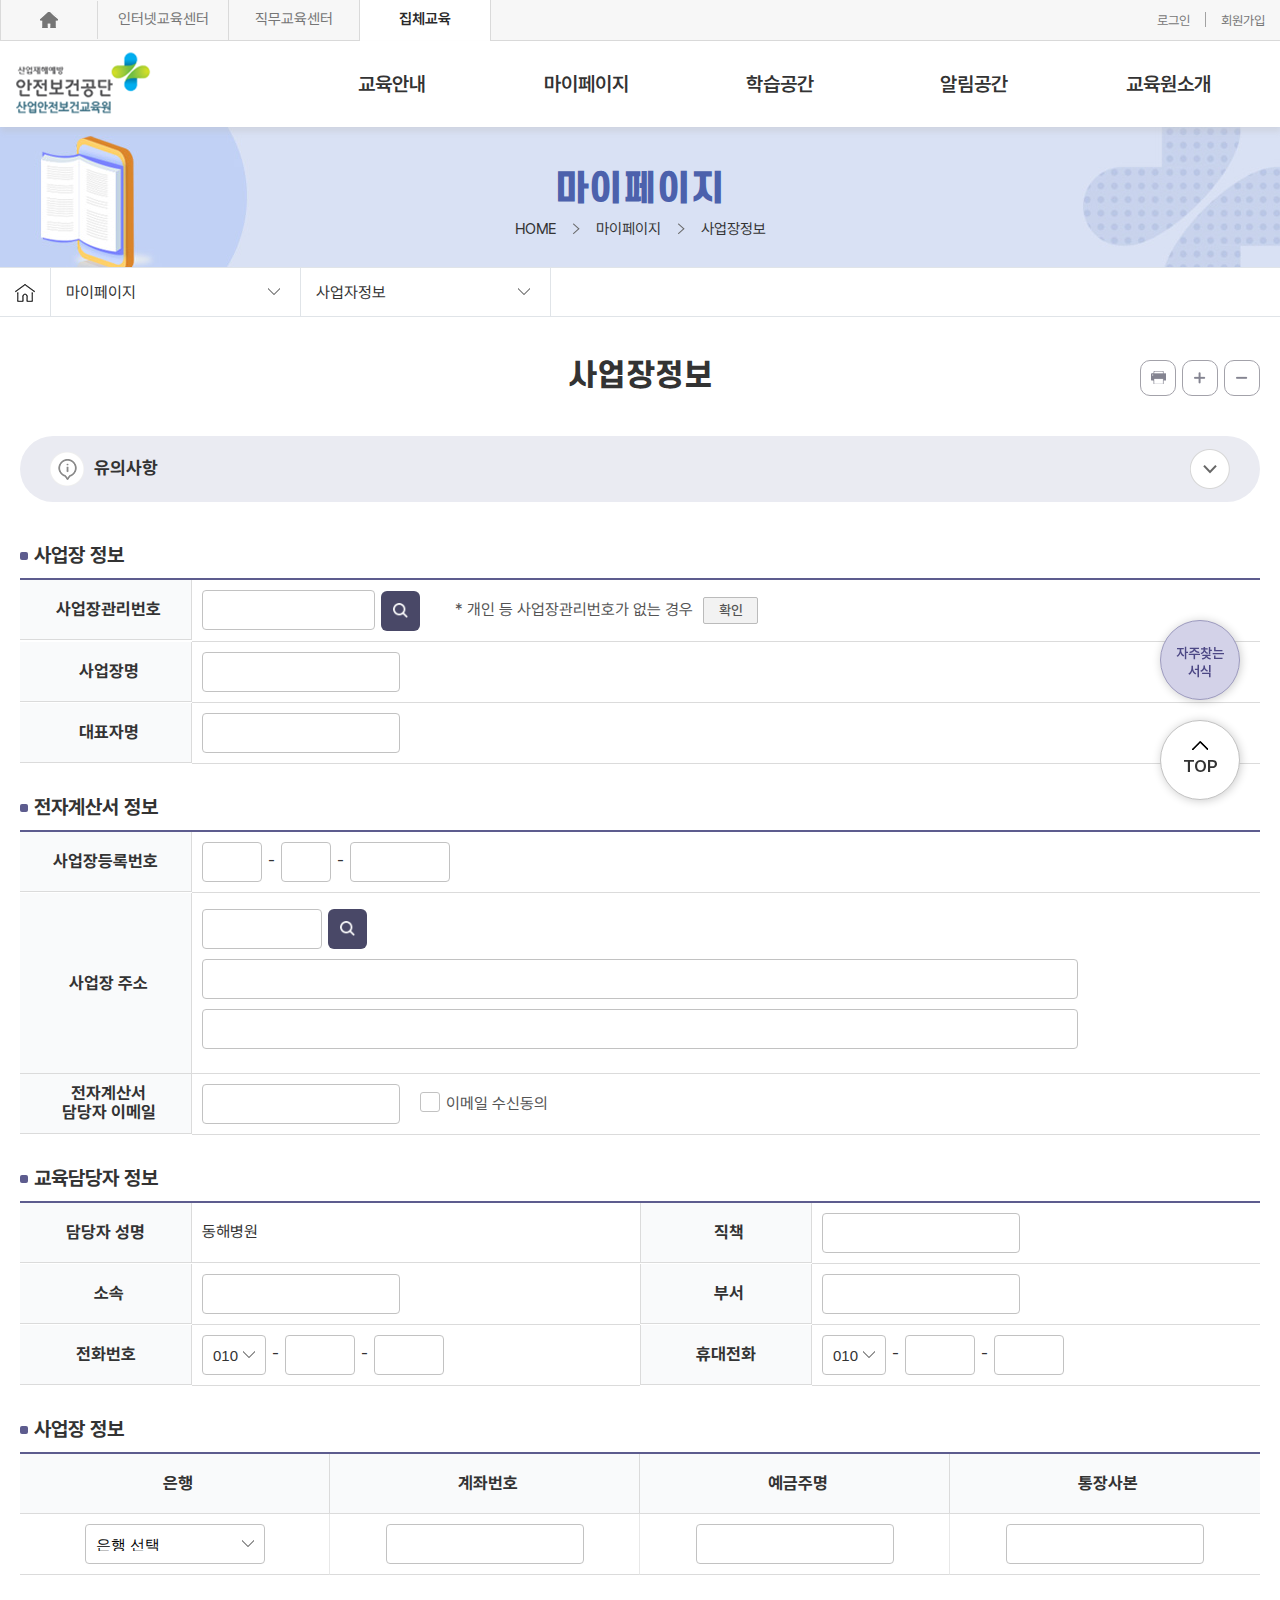
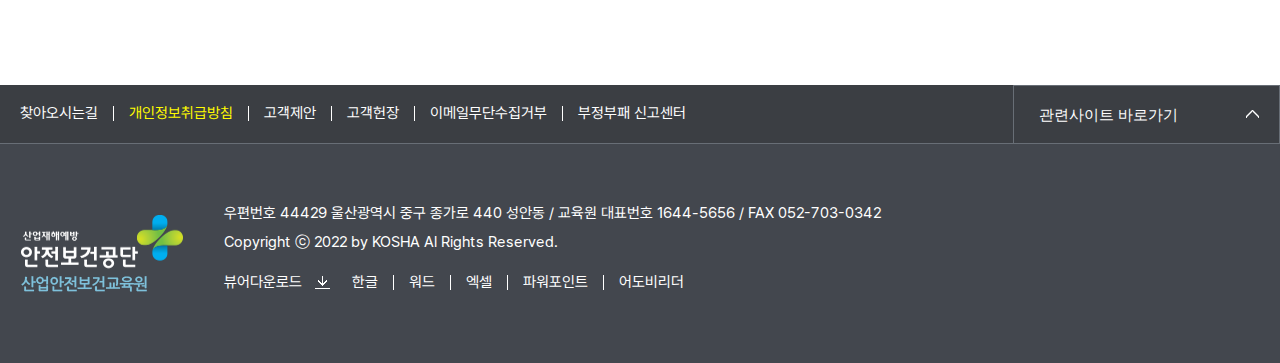
<file: board_common_write.html>
<!DOCTYPE html>
<html lang="ko">
<head>
    <title>산업안전보건교육원 서브 홈페이지</title>
    <meta charset="UTF-8">
    <meta http-equiv="X-UA-Compatible" content="IE=edge">
    <meta name="viewport" content="width=device-width, initial-scale=1, minimum-scale=1, maximum-scale=1"/>
    <meta name="author" content="Hsy">

    <script type="text/javascript" src="js/jquery-1.12.4.js"></script>
    <script src="js/owl.carousel.js"></script> <!-- Swiper JS -->
    <script src="js/swiper-bundle.min.js"></script> <!-- Swiper JS -->
    <script type="text/javascript" src="js/script.js"></script>

    <link rel="stylesheet" href="css/import.css">
    <link rel="shortcut icon" href="favicon.ico" type="image/x-icon">
    
</head>
<body>
<div class="main-container-wrap">
    <header>
        <div class="header-top-wrap">
			<div class="top-box">
				<div class="top-left-box">
				    <ul>
                        <li><a href="https://www.dutycenter.net/portal?sysLang=KO" title="포털사이트" class="ico-home">포털사이트</a></li>
                        <li><a href="https://www.safetyedu.net/safetyedu" title="인터넷교육센터">인터넷교육센터</a></li>
                        <li><a href="https://www.dutycenter.net/dutyedu#none" title="직무교육센터">직무교육센터</a></li>
                        <li class="active"><a href="javascript:;" title="집체교육(현재 사이트)">집체교육<span class="sr">(현재 사이트)</span></a></li>
                        
                    </ul>
				</div>
				<div class="top-right-box">
					<ul>
				        <li><a href="#" title="로그인">로그인</a></li>
				        <li><a href="#" title="회원가입">회원가입</a></li>
				    </ul>
				   
				</div>
			</div> <!-- top-box end -->
		</div> <!-- header-top-wrap end -->
        <div class="header-bottom-wrap">
            <div class="bottom-box">
                <div class="bottom-left">
                    <div class="logo-wrap">
                        <a href="https://edu.kosha.or.kr/" title="안전보건교육원">
                            <h1 class="logo">
                                <img src="img/common/logo-edu.png" alt="안전보건교육원 로고">
                            </h1>
                        </a>
                    </div>
                </div>
                <div class="bottom-right">
                    <nav class="gnb">
                        <ul class="menu">
                            <li>
                                <a href="#" title="교육안내">교육안내</a>
                                <ul class="sub-menu">
                                    <li><a href="#" title="교육과정">교육과정</a></li>
                                    <li><a href="#" title="교육일정">교육일정</a></li>
                                    <li><a href="#" title="숙박신청">숙박신청</a></li>
                                </ul>
                            </li>
                            <li>
                                <a href="#" title="마이페이지">마이페이지</a>
                                <ul class="sub-menu">
                                    <li><a href="#" title="나의 학습활동">나의 학습활동</a></li>
                                    <li><a href="#" title="회원정보수정">회원정보수정</a></li>
                                    <li><a href="#" title="사업장정보">사업장정보</a></li>
                                    <li><a href="#" title="교육담당자 변경">교육담당자 변경</a></li>
                                </ul>
                            </li>
                            <li>
                                <a href="#" title="학습공간">학습공간</a>
                                <ul class="sub-menu">
                                    <li><a href="#" title="나의강의실">나의강의실</a></li>
                                    <li><a href="#" title="공개교안자료">공개교안자료</a></li>
                                    <li><a href="#" title="자료실">자료실</a></li>
                                </ul>
                            </li>
                            <li>
                                <a href="#" title="알림공간">알림공간</a>
                                <ul class="sub-menu">
                                    <li><a href="#" title="공지사항">공지사항</a></li>
                                    <li><a href="#" title="교육원소식">교육원 소식</a></li>
                                    <li><a href="#" title="자료실">자료실</a></li>
                                </ul>
                            </li>
                            <li>
                                <a href="#" title="교육원소개">교육원소개</a>
                                <ul class="sub-menu">
                                    <li><a href="#" title="인사말">인사말</a></li>
                                    <li><a href="#" title="기관소개">기관소개</a></li>
                                    <li><a href="#" title="주요연혁">주요연혁</a></li>
                                    <li><a href="#" title="조직도">조직도</a></li>
                                    <li><a href="#" title="교수소개">교수소개</a></li>
                                    <li><a href="#" title="시설안내">시설안내</a></li>
                                    <li><a href="#" title="오시는길">오시는길</a></li>
                                </ul>
                            </li>
                        </ul>
                    </nav>
                    <!-- Mobile header -->
                    <a href="#" class="btn-menu" title="메뉴 열기"><img src="img/common/btn-menu.png" alt="메뉴"></a>
                    <nav class="slideMenu">
                        <div class="m-gnb">
                            <div class="m-gnb-top">
                                <a href="/education/main.do" class="slide-logo" title="안전보건공단"><img src="img/common/m-logo.png" alt="안전보건공단 슬라이드 로고"></a>
                                <a href="#a" class="slide-close" title="닫기"><img src="img/common/ico-mgnb-close.png" alt="닫기"></a>
                            </div>
                            
                            <div class="m-gnb-middle">
                                <ul class="slmn_login">
                                    <li>
                                        <a href="https://edu.kosha.or.kr/member/loginForm.do?returnUrl=/education/main.do">로그인</a>
                                    </li>
                                    <li>
                                        <a href="/member/joinForm1.do?menuId=714" class="btn-link" title="회원가입">회원가입</a>
                                    </li>
                                <!-- 로그아웃 부분
                                    <li><a href="#void"><img src="/assets/img/education/Common/btn_logout.gif" alt="로그아웃" /></a></li>
                                -->                               
                                </ul>
                            </div>
                            <div class="m-gnb-content">
                                <ul class="dep1">
                                    <li>
                                        <a class="dep1-a" href="#a" title="교육안내">교육안내</a>
                                        <ul class="dep2">
                                            <li class="noDepth"><a class="dep2-a-bin" href="/education/curriculumList.do?menuId=1111" title="교육과정">교육과정</a></li>
                                            <li>
                                                <a class="dep2-plus" href="#a" title="교육일정">교육일정</a>
                                                <ul class="dep3">
                                                    <li><a href="#" title="교육신청" class="dep3-a-bin">교육신청</a></li>
                                                </ul>
                                            </li>
                                            <li class="noDepth"><a class="dep2-a-bin" href="/education/curriculumList.do?menuId=1111" title="숙박신청">숙박신청</a></li>
                                        </ul>
                                    </li>
                                    <li>
                                        <a class="dep1-a" href="#a" title="마이 페이지">마이 페이지</a>
                                        <ul class="dep2">
                                            <li>
                                                <a class="dep2-plus" href="#a" title="나의학습활동">나의학습활동</a>
                                                <ul class="dep3">
                                                    <li><a href="#" title="신청목록" class="dep3-a-bin">신청목록</a></li>
                                                    <li><a href="#" title="수료현황조회" class="dep3-a-bin">수료현황조회</a></li>
                                                    <li><a href="#" title="수료자조회" class="dep3-a-bin">수료자조회</a></li>
                                                </ul>
                                            </li>
                                            <li class="noDepth"><a class="dep2-a-bin" href="#a" title="회원정보수정">회원정보수정</a></li>
                                            <li class="noDepth"><a class="dep2-a-bin" href="#a" title="사업장정보">사업장정보</a></li>
                                            <li class="noDepth"><a class="dep2-a-bin" href="#a" title="교육담당자 변경">교육담당자 변경</a></li>
                                        </ul>
                                    </li>
                                    <li>
                                        <a class="dep1-a" href="#a" title="학습공간">학습공간</a>
                                        <ul class="dep2">
                                            <li>
                                                <a class="dep2-plus" href="#a" title="나의강의실">나의강의실</a>
                                                <ul class="dep3">
                                                    <li><a href="#" title="화상교육시스템" class="dep3-a-bin">화상교육시스템</a></li>
                                                    <li><a href="#" title="수강정보" class="dep3-a-bin">수강정보</a></li>
                                                </ul>
                                            </li>
                                            <li class="noDepth"><a class="dep2-a-bin" href="#a" title="공개교안자료">공개교안자료</a></li>
                                            <li class="noDepth"><a class="dep2-a-bin" href="#a" title="자료실">자료실</a></li>
                                        </ul>
                                    </li>
                                    <li>
                                        <a class="dep1-a" href="#a" title="알림공간">알림공간</a>
                                        <ul class="dep2">
                                            <li class="noDepth"><a class="dep2-a-bin" href="/education/board.do?menuId=1125" title="알림공지사항공간">공지사항</a></li>
                                            <li>
                                                <a class="dep2-plus" href="#a" title="교육원 소식">교육원 소식</a>
                                                <ul class="dep3">
                                                    <li><a href="#" title="홍보자료" class="dep3-a-bin">홍보자료</a></li>
                                                    <li><a href="#" title="홍보동영상" class="dep3-a-bin">홍보동영상</a></li>
                                                </ul>
                                            </li>
                                            <li>
                                                <a class="dep2-plus" href="#a" title="자료실">자료실</a>
                                                <ul class="dep3">
                                                    <li><a href="#" title="자료" class="dep3-a-bin">자료</a></li>
                                                    <li><a href="#" title="공개교안" class="dep3-a-bin">공개교안</a></li>
                                                    <li><a href="#" title="자주하는질문" class="dep3-a-bin">자주하는질문</a></li>
                                                    <li><a href="#" title="고용보험 환급안내" class="dep3-a-bin">고용보험 환급안내</a></li>
                                                    <li><a href="#" title="질의응답" class="dep3-a-bin">질의응답</a></li>
                                                </ul>
                                            </li>
                                        </ul>
                                    </li>
                                    <li>
                                        <a class="dep1-a" href="#a" title="교육원소개">교육원소개</a>
                                        <ul class="dep2">
                                            <li class="noDepth"><a class="dep2-a-bin" href="#a" title="인사말">인사말</a></li>
                                            <li class="noDepth"><a class="dep2-a-bin" href="#a" title="기관소개">기관소개</a></li>
                                            <li class="noDepth"><a class="dep2-a-bin" href="#a" title="인사말">인사말</a></li>
                                            <li>
                                                <a class="dep2-plus" href="#a" title="교육원 소식">교육원 소식</a>
                                                <ul class="dep3">
                                                    <li><a href="#" title="홍보자료" class="dep3-a-bin">홍보자료</a></li>
                                                    <li><a href="#" title="홍보동영상" class="dep3-a-bin">홍보동영상</a></li>
                                                </ul>
                                            </li>
                                            <li>
                                                <a class="dep2-plus" href="#a" title="자료실">자료실</a>
                                                <ul class="dep3">
                                                    <li><a href="#" title="자료" class="dep3-a-bin">자료</a></li>
                                                    <li><a href="#" title="공개교안" class="dep3-a-bin">공개교안</a></li>
                                                    <li><a href="#" title="자주하는질문" class="dep3-a-bin">자주하는질문</a></li>
                                                    <li><a href="#" title="고용보험 환급안내" class="dep3-a-bin">고용보험 환급안내</a></li>
                                                    <li><a href="#" title="질의응답" class="dep3-a-bin">질의응답</a></li>
                                                </ul>
                                            </li>
                                        </ul>
                                    </li>
                                </ul>
                            </div>
                        </div>
                    </nav>
                </div>
                <div class="gnb-bg-white"></div>
            </div>
        </div> <!-- //header-bottom-wrap end-->
        <div class="gnb-bg"></div>
        <div class="m-gnb-bg"></div>
    </header>
    <div class="container-wrap"> <!-- Container 전체 영역-->
        <div class="container">
            <div class="sub-visual-wrap">
                <div class="sub-visual-box">
                    <h2>마이페이지</h2>
                    <ul class="sub-visual-nav">
                        <li><a href="#" title="HOME">HOME</a></li>
                        <li><a href="#" title="마이페이지">마이페이지</a></li>
                        <li><a href="#" title="사업장정보">사업장정보</a></li>
                    </ul>
                </div>
            </div>
            <div class="sub-nav-wrap">
                <div class="sub-nav-box">
                    <ul>
                        <li><a href="#" class="nav-home" title="HOME 바로가기"></a></li>
                        <li class="nav-1dep">
                            <a href="#" title="마이페이지">마이페이지</a>
                            <ul class="nav-2dep">
                                <li><a href="#" title="2depth" class="">2depth</a></li>
                                <li><a href="#" title="2depth" class="">2depth</a></li>
                                <li><a href="#" title="2depth" class="">2depth</a></li>
                                <li><a href="#" title="2depth" class="">2depth</a></li>
                            </ul>
                        </li>
                        <li class="nav-1dep">
                            <a href="#" title="사업자정보">사업자정보</a>
                            <ul class="nav-2dep">
                                <li><a href="#" title="2depth" class="">2depth</a></li>
                                <li><a href="#" title="2depth" class="">2depth</a></li>
                                <li><a href="#" title="2depth" class="">2depth</a></li>
                                <li><a href="#" title="2depth" class="">2depth</a></li>
                            </ul>
                        </li>
                    </ul>
                </div>
            </div>
            <div class="sub-contents-wrap"> <!-- 페이치 시작 -->
                <div class="title-wrap">
                    <h3>사업장정보</h3>
                    <div class="right-btn-wrap">
                        <ul>
                            <li><a href="#" title="프린트" class="btn-right-print"></a></li>
                            <li><a href="#" title="확대하기" class="btn-right-plus"></a></li>
                            <li><a href="#" title="축소하기" class="btn-right-minus"></a></li>
                        </ul>
                    </div>
                </div>
                <div class="contents-box"> <!-- 컨텐츠 시작 -->
                    <div class="noti-box">
                        <div class="tit-box">
                            <p>유의사항</p>
                            <a href="#" title="" class="btn-open"></a>
                        </div>
                        <div class="cont-box">
                            <ul>
                                <li>교육담당자의 사업장/전자계산서/교육담당자 정보를 수정할 수 있는 화면입니다.</li>
                                <li class="blue">교육담당자의 사업장/전자계산서/교육담당자 정보를 수정할 수 있는 화면입니다.</li>
                                <li>교육수강생의 정보가 입력되어야만 결제가 가능하며 대상확정일로부터 교육시작 3주전까지 결제가 가능합니다.</li>
                                <li>교육수강생의 정보가 입력되어야만 결제가 가능하며 대상확정일로부터 교육시작 3주전까지 결제가 가능합니다.</li>
                                <li class="blue">교육담당자의 사업장/전자계산서/교육담당자 정보를 수정할 수 있는 화면입니다.</li>
                                <li class="blue">현재 지정되어 있는 사업장정보를 기준으로 표시됩니다.</li>
                            </ul>
                        </div>
                    </div>
                    <div class="board-common-write">
                        <h3>사업장 정보</h3>
                        <div class="table-write-box">
                            <dl>
                                <dt><label for="">사업장관리번호</label></dt>
                                <dd>
                                    <div class="file-box"><input type="text"><a href="#" title="사업장관리번호" class="btn-search"></a></div>
                                    <div class="file-box"><span>* 개인 등 사업장관리번호가 없는 경우<a href="#" title="사업장관리번호 확인" class="btn-check">확인</a></span></div>
                                </dd>
                                <dt><label for="">사업장명</label></dt>
                                <dd><input type="text"></dd>
                                <dt><label for="">대표자명</label></dt>
                                <dd><input type="text"></dd>
                            </dl>
                        </div>

                        <h3>전자계산서 정보</h3>
                        <div class="table-write-box">
                            <dl>
                                <dt><h5>사업장등록번호</h5></dt>
                                <dd class="input-number"><label for="" class="hide"></label><input type="number">-<label for="" class="hide"></label><input type="number">-<label for="" class="hide"></label><input type="number"></dd>
                                <dt><label for="" class="address-title">사업장 주소</label></dt>
                                <dd>
                                    <div class="address">
                                        <input type="number" class="w100"><a href="#" title="사업장주소 찾기" class="btn-search"></a><br>
                                        <input type="text"><br>
                                        <input type="text">
                                    </div>
                                </dd>
                                <dt><label for="">전자계산서<br>담당자 이메일</label></dt>
                                <dd><input type="text"><div class="file-box"><span><input type="checkbox"><label for="">이메일 수신동의</label></span></div></dd>
                            </dl>
                        </div>

                        <h3>교육담당자 정보</h3>
                        <div class="table-write-box table-write-box2">
                            <dl>
                                <dt><h5>담당자 성명</h5></dt>
                                <dd>동해병원</dd>
                                <dt><label for="">직책</label></dt>
                                <dd><input type="text"></dd>
                                <dt><label for="">소속</label></dt>
                                <dd><input type="text"></dd>
                                <dt><label for="">부서</label></dt>
                                <dd><input type="text"></dd>
                                <dt><h5>전화번호</h5></dt>
                                <dd class="input-phone">
                                    <select>
                                        <option>010</option>
                                        <option>02</option>
                                        <option>052</option>
                                    </select>
                                    -<label for="" class="hide"></label><input type="number">-<label for="" class="hide"></label><input type="number">
                                </dd>
                                <dt><h5>휴대전화</h5></dt>
                                <dd class="input-phone">
                                    <select>
                                        <option>010</option>
                                        <option>02</option>
                                        <option>052</option>
                                    </select>
                                    -<label for="" class="hide"></label><input type="number">-<label for="" class="hide"></label><input type="number">
                                </dd>
                            </dl>
                        </div>

                        <h3>사업장 정보</h3>
                        <div class="table-write-box table-write-box3">
                            <dl>
                                <dt><label for="">은행</label></dt>
                                <dd>
                                    <select>
                                        <option>은행 선택</option>
                                        <option>신한은행</option>
                                        <option>농협은행</option>
                                    </select>
                                </dd>
                            </dl>
                            <dl>
                                <dt><label for="">계좌번호</label></dt>
                                <dd><input type="text"></dd>
                            </dl>
                            <dl>
                                <dt><label for="">예금주명</label></dt>
                                <dd><input type="text"></dd>
                            </dl>
                            <dl>
                                <dt><label for="">통장사본</label></dt>
                                <dd><input type="text"></dd>
                            </dl>
                        </div>
                    </div>
                </div>
            </div> <!-- //sub-contents-wrap end -->
            <div class="quick-btn-wrap">
                <div class="quick-popup">
                    <a title="" href="#" class="quick-popup-close"></a>
                    <ul>
                        <li><a href="#" title="교육원 사업자등록증">교육원 사업자등록증</a></li>
                        <li><a href="#" title="수료확인서 발급">수료확인서 발급</a></li>
                        <li><a href="#" title="입금확인증 출력">입금확인증 출력</a></li>
                        <li><a href="#" title="무통장입금용 전자계산서출력">무통장입금용 전자계산서출력</a></li>
                        <li><a href="#" title="신용카드영수증 출력">신용카드영수증 출력</a></li>
                    </ul>
                </div>
                <ul>
                    <li><a href="#" title="자주찾는서식" class="quick-popup-open">자주찾는<br>서식</a></li>
                    <li><a href="#" title="맨 위로 가기">TOP</a></li>
                </ul>
            </div> <!-- //quick-btn-wrap end -->

            <footer>
                <div class="footer-top-wrap">
                    <div class="f-top-box">
                        <div class="f-top-left">
                            <ul>
                                <li><a href="#" title="찾아오시는길">찾아오시는길</a></li>
                                <li><a href="http://www.kosha.or.kr/kosha/etc/individualInformationPolicy.do" target="_blank" title="개인정보취급방침" class="yellow">개인정보취급방침</a></li>
                                <li><a href="http://minwon.kosha.or.kr/kosha/bbs/NR_list.do?bbsCd=5&amp;_m=bbs3" target="_blank" title="고객제안">고객제안</a></li>
                                <li><a href="http://www.kosha.or.kr/kosha/manage/declaration.do" target="_blank" title="고객헌장">고객헌장</a></li>
                                <li><a href="http://www.kosha.or.kr/kosha/etc/emailrefusal.do" target="_blank" title="이메일무단수집거부">이메일무단수집거부</a></li>
                                <li><a href="https://minwon.kosha.or.kr/kosha/login/NR_index.do" target="_blank" title="부정부패 신고센터">부정부패 신고센터</a></li>
                            </ul>
                        </div> <!--//f-top-left-->
                        <div class="f-top-right">
                            <select class="f-navi" onchange="if(this.value) window.open(this.value);">
                                <option>관련사이트 바로가기</option>
                                <option value="http://kosha.or.kr" title="산업안전보건공단">산업안전보건공단</option>
                                <option value="https://www.dutycenter.net/dutyedu" title="직무교육(인터넷)">직무교육(인터넷)</option>
                                <option value="https://www.safetyedu.net/safetyedu" title="e-Learning">e-Learning</option>
                                <option value="https://www.kosha.or.kr/kosha/data/mediaBankMain.do" title="안전보건자료실">안전보건자료실</option>
                                <option value="https://www.safetyreport.go.kr" title="안전신문고">안전신문고</option>
                            </select>
                        </div> <!--//f-top-left-->
                    </div>
                </div> <!-- //footer-top-wrap end-->
                <div class="footer-bottom-wrap">
                    <div class="f-bottom-box">
                        <div class="f-logo">
                            <img src="img/common/f-logo.png" alt="안전보건공단 교육원 로고">
                        </div>
                        <div class="f-copy">
                            <ul>
                                <li>우편번호 44429 울산광역시 중구 종가로 440 성안동 <span class="br"></span> 교육원 대표번호  1644-5656 <span class="br"></span> FAX  052-703-0342</li>
                                <li>Copyright ⓒ 2022 by KOSHA Al Rights Reserved.</li>
                                <li class="viewer">
                                    <p class="ico-down">뷰어다운로드</p>
                                    <ul>
                                        <li><a class="view-icon2" href="http://www.hancom.co.kr/downLoad.downPU.do?mcd=002" target="_blank" title="한글 다운로드">한글</a></li>
                                        <li><a class="view-icon3" href="http://www.microsoft.com/downloads/details.aspx?FamilyID=3657CE88-7CFA-457A-9AEC-F4F827F20CAC&amp;DisplayLang=en" target="_blank" title="워드 다운로드">워드</a></li>
                                        <li><a class="view-icon4" href="http://www.microsoft.com/downloads/details.aspx?displaylang=en&amp;FamilyID=1cd6acf9-ce06-4e1c-8dcf-f33f669dbc3a" target="_blank" title="엑셀 다운로드">엑셀</a></li>
                                        <li><a class="view-icon5" href="http://www.microsoft.com/downloads/details.aspx?displaylang=ko&amp;FamilyID=048DC840-14E1-467D-8DCA-19D2A8FD7485" target="_blank" title="파워포인트 다운로드">파워포인트</a></li>
                                        <li><a class="view-icon6" href="http://get.adobe.com/kr/reader/" target="_blank" title="어도비리더 다운로드">어도비리더</a></li>
                                    </ul>
                                </li>
                            </ul>
                        </div>
                    </div>
                </div> <!-- //footer-bottom-wrap end-->
            </footer>

        </div> <!-- // container end -->
    </div> <!-- //container-wrap end -->
    
</div>  <!-- //main-container-wrap end -->

</body>
</html>
</file>
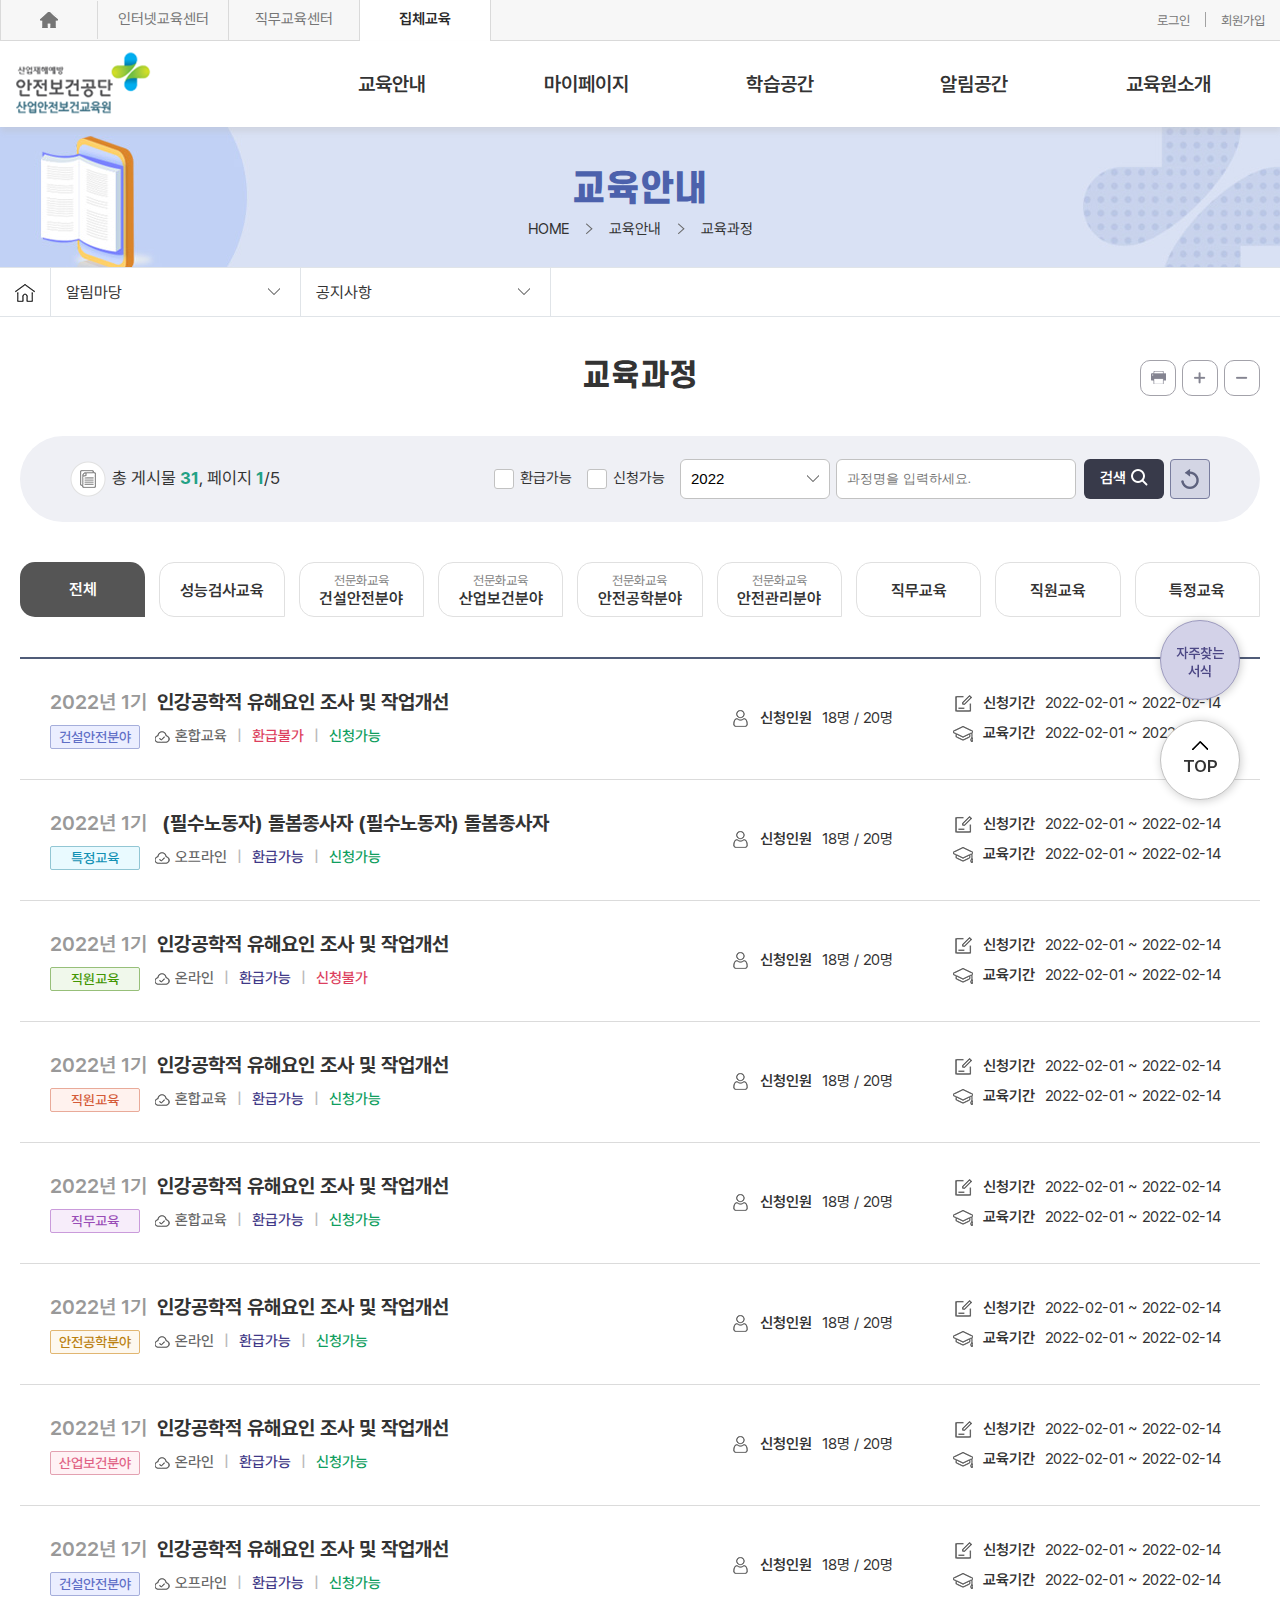
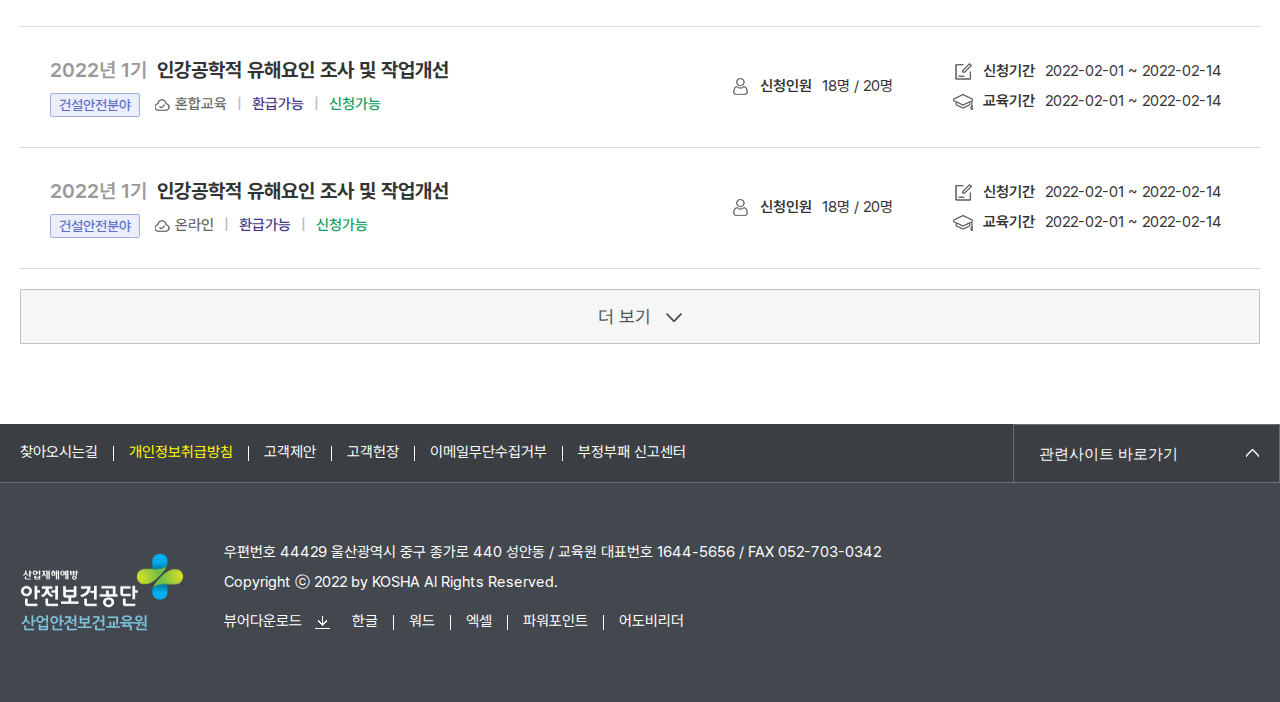
<file: board_type01_list.html>
<!DOCTYPE html>
<html lang="ko">
<head>
    <title>산업안전보건교육원 서브 홈페이지</title>
    <meta charset="UTF-8">
    <meta http-equiv="X-UA-Compatible" content="IE=edge">
    <meta name="viewport" content="width=device-width, initial-scale=1, minimum-scale=1, maximum-scale=1"/>
    <meta name="author" content="Hsy">

    <script type="text/javascript" src="js/jquery-1.12.4.js"></script>
    <script src="js/owl.carousel.js"></script> <!-- Swiper JS -->
    <script src="js/swiper-bundle.min.js"></script> <!-- Swiper JS -->
    <script type="text/javascript" src="js/script.js"></script>

    <link rel="stylesheet" href="css/import.css">
    <link rel="shortcut icon" href="favicon.ico" type="image/x-icon">
    
</head>
<body>
<div class="main-container-wrap">
    <header>
        <div class="header-top-wrap">
			<div class="top-box">
				<div class="top-left-box">
				    <ul>
                        <li><a href="https://www.dutycenter.net/portal?sysLang=KO" title="포털사이트" class="ico-home">포털사이트</a></li>
                        <li><a href="https://www.safetyedu.net/safetyedu" title="인터넷교육센터">인터넷교육센터</a></li>
                        <li><a href="https://www.dutycenter.net/dutyedu#none" title="직무교육센터">직무교육센터</a></li>
                        <li class="active"><a href="javascript:;" title="집체교육(현재 사이트)">집체교육<span class="sr">(현재 사이트)</span></a></li>
                        
                    </ul>
				</div>
				<div class="top-right-box">
					<ul>
				        <li><a href="#" title="로그인">로그인</a></li>
				        <li><a href="#" title="회원가입">회원가입</a></li>
				    </ul>
				   
				</div>
			</div> <!-- top-box end -->
		</div> <!-- header-top-wrap end -->
        <div class="header-bottom-wrap">
            <div class="bottom-box">
                <div class="bottom-left">
                    <div class="logo-wrap">
                        <a href="https://edu.kosha.or.kr/" title="안전보건교육원">
                            <h1 class="logo">
                                <img src="img/common/logo-edu.png" alt="안전보건교육원 로고">
                            </h1>
                        </a>
                    </div>
                </div>
                <div class="bottom-right">
                    <nav class="gnb">
                        <ul class="menu">
                            <li>
                                <a href="#" title="교육안내">교육안내</a>
                                <ul class="sub-menu">
                                    <li><a href="#" title="교육과정">교육과정</a></li>
                                    <li><a href="#" title="교육일정">교육일정</a></li>
                                    <li><a href="#" title="숙박신청">숙박신청</a></li>
                                </ul>
                            </li>
                            <li>
                                <a href="#" title="마이페이지">마이페이지</a>
                                <ul class="sub-menu">
                                    <li><a href="#" title="나의 학습활동">나의 학습활동</a></li>
                                    <li><a href="#" title="회원정보수정">회원정보수정</a></li>
                                    <li><a href="#" title="사업장정보">사업장정보</a></li>
                                    <li><a href="#" title="교육담당자 변경">교육담당자 변경</a></li>
                                </ul>
                            </li>
                            <li>
                                <a href="#" title="학습공간">학습공간</a>
                                <ul class="sub-menu">
                                    <li><a href="#" title="나의강의실">나의강의실</a></li>
                                    <li><a href="#" title="공개교안자료">공개교안자료</a></li>
                                    <li><a href="#" title="자료실">자료실</a></li>
                                </ul>
                            </li>
                            <li>
                                <a href="#" title="알림공간">알림공간</a>
                                <ul class="sub-menu">
                                    <li><a href="#" title="공지사항">공지사항</a></li>
                                    <li><a href="#" title="교육원소식">교육원 소식</a></li>
                                    <li><a href="#" title="자료실">자료실</a></li>
                                </ul>
                            </li>
                            <li>
                                <a href="#" title="교육원소개">교육원소개</a>
                                <ul class="sub-menu">
                                    <li><a href="#" title="인사말">인사말</a></li>
                                    <li><a href="#" title="기관소개">기관소개</a></li>
                                    <li><a href="#" title="주요연혁">주요연혁</a></li>
                                    <li><a href="#" title="조직도">조직도</a></li>
                                    <li><a href="#" title="교수소개">교수소개</a></li>
                                    <li><a href="#" title="시설안내">시설안내</a></li>
                                    <li><a href="#" title="오시는길">오시는길</a></li>
                                </ul>
                            </li>
                        </ul>
                    </nav>
                    <!-- Mobile header -->
                    <a href="#" class="btn-menu" title="메뉴 열기"><img src="img/common/btn-menu.png" alt="메뉴"></a>
                    <nav class="slideMenu">
                        <div class="m-gnb">
                            <div class="m-gnb-top">
                                <a href="/education/main.do" class="slide-logo" title="안전보건공단"><img src="img/common/m-logo.png" alt="안전보건공단 슬라이드 로고"></a>
                                <a href="#a" class="slide-close" title="닫기"><img src="img/common/ico-mgnb-close.png" alt="닫기"></a>
                            </div>
                            
                            <div class="m-gnb-middle">
                                <ul class="slmn_login">
                                    <li>
                                        <a href="https://edu.kosha.or.kr/member/loginForm.do?returnUrl=/education/main.do">로그인</a>
                                    </li>
                                    <li>
                                        <a href="/member/joinForm1.do?menuId=714" class="btn-link" title="회원가입">회원가입</a>
                                    </li>
                                <!-- 로그아웃 부분
                                    <li><a href="#void"><img src="/assets/img/education/Common/btn_logout.gif" alt="로그아웃" /></a></li>
                                -->                               
                                </ul>
                            </div>
                            <div class="m-gnb-content">
                                <ul class="dep1">
                                    <li>
                                        <a class="dep1-a" href="#a" title="교육안내">교육안내</a>
                                        <ul class="dep2">
                                            <li class="noDepth"><a class="dep2-a-bin" href="/education/curriculumList.do?menuId=1111" title="교육과정">교육과정</a></li>
                                            <li>
                                                <a class="dep2-plus" href="#a" title="교육일정">교육일정</a>
                                                <ul class="dep3">
                                                    <li><a href="#" title="교육신청" class="dep3-a-bin">교육신청</a></li>
                                                </ul>
                                            </li>
                                            <li class="noDepth"><a class="dep2-a-bin" href="/education/curriculumList.do?menuId=1111" title="숙박신청">숙박신청</a></li>
                                        </ul>
                                    </li>
                                    <li>
                                        <a class="dep1-a" href="#a" title="마이 페이지">마이 페이지</a>
                                        <ul class="dep2">
                                            <li>
                                                <a class="dep2-plus" href="#a" title="나의학습활동">나의학습활동</a>
                                                <ul class="dep3">
                                                    <li><a href="#" title="신청목록" class="dep3-a-bin">신청목록</a></li>
                                                    <li><a href="#" title="수료현황조회" class="dep3-a-bin">수료현황조회</a></li>
                                                    <li><a href="#" title="수료자조회" class="dep3-a-bin">수료자조회</a></li>
                                                </ul>
                                            </li>
                                            <li class="noDepth"><a class="dep2-a-bin" href="#a" title="회원정보수정">회원정보수정</a></li>
                                            <li class="noDepth"><a class="dep2-a-bin" href="#a" title="사업장정보">사업장정보</a></li>
                                            <li class="noDepth"><a class="dep2-a-bin" href="#a" title="교육담당자 변경">교육담당자 변경</a></li>
                                        </ul>
                                    </li>
                                    <li>
                                        <a class="dep1-a" href="#a" title="학습공간">학습공간</a>
                                        <ul class="dep2">
                                            <li>
                                                <a class="dep2-plus" href="#a" title="나의강의실">나의강의실</a>
                                                <ul class="dep3">
                                                    <li><a href="#" title="화상교육시스템" class="dep3-a-bin">화상교육시스템</a></li>
                                                    <li><a href="#" title="수강정보" class="dep3-a-bin">수강정보</a></li>
                                                </ul>
                                            </li>
                                            <li class="noDepth"><a class="dep2-a-bin" href="#a" title="공개교안자료">공개교안자료</a></li>
                                            <li class="noDepth"><a class="dep2-a-bin" href="#a" title="자료실">자료실</a></li>
                                        </ul>
                                    </li>
                                    <li>
                                        <a class="dep1-a" href="#a" title="알림공간">알림공간</a>
                                        <ul class="dep2">
                                            <li class="noDepth"><a class="dep2-a-bin" href="/education/board.do?menuId=1125" title="알림공지사항공간">공지사항</a></li>
                                            <li>
                                                <a class="dep2-plus" href="#a" title="교육원 소식">교육원 소식</a>
                                                <ul class="dep3">
                                                    <li><a href="#" title="홍보자료" class="dep3-a-bin">홍보자료</a></li>
                                                    <li><a href="#" title="홍보동영상" class="dep3-a-bin">홍보동영상</a></li>
                                                </ul>
                                            </li>
                                            <li>
                                                <a class="dep2-plus" href="#a" title="자료실">자료실</a>
                                                <ul class="dep3">
                                                    <li><a href="#" title="자료" class="dep3-a-bin">자료</a></li>
                                                    <li><a href="#" title="공개교안" class="dep3-a-bin">공개교안</a></li>
                                                    <li><a href="#" title="자주하는질문" class="dep3-a-bin">자주하는질문</a></li>
                                                    <li><a href="#" title="고용보험 환급안내" class="dep3-a-bin">고용보험 환급안내</a></li>
                                                    <li><a href="#" title="질의응답" class="dep3-a-bin">질의응답</a></li>
                                                </ul>
                                            </li>
                                        </ul>
                                    </li>
                                    <li>
                                        <a class="dep1-a" href="#a" title="교육원소개">교육원소개</a>
                                        <ul class="dep2">
                                            <li class="noDepth"><a class="dep2-a-bin" href="#a" title="인사말">인사말</a></li>
                                            <li class="noDepth"><a class="dep2-a-bin" href="#a" title="기관소개">기관소개</a></li>
                                            <li class="noDepth"><a class="dep2-a-bin" href="#a" title="인사말">인사말</a></li>
                                            <li>
                                                <a class="dep2-plus" href="#a" title="교육원 소식">교육원 소식</a>
                                                <ul class="dep3">
                                                    <li><a href="#" title="홍보자료" class="dep3-a-bin">홍보자료</a></li>
                                                    <li><a href="#" title="홍보동영상" class="dep3-a-bin">홍보동영상</a></li>
                                                </ul>
                                            </li>
                                            <li>
                                                <a class="dep2-plus" href="#a" title="자료실">자료실</a>
                                                <ul class="dep3">
                                                    <li><a href="#" title="자료" class="dep3-a-bin">자료</a></li>
                                                    <li><a href="#" title="공개교안" class="dep3-a-bin">공개교안</a></li>
                                                    <li><a href="#" title="자주하는질문" class="dep3-a-bin">자주하는질문</a></li>
                                                    <li><a href="#" title="고용보험 환급안내" class="dep3-a-bin">고용보험 환급안내</a></li>
                                                    <li><a href="#" title="질의응답" class="dep3-a-bin">질의응답</a></li>
                                                </ul>
                                            </li>
                                        </ul>
                                    </li>
                                </ul>
                            </div>
                        </div>
                    </nav>
                </div>
                <div class="gnb-bg-white"></div>
            </div>
        </div> <!-- //header-bottom-wrap end-->
        <div class="gnb-bg"></div>
        <div class="m-gnb-bg"></div>
    </header>
    <div class="container-wrap"> <!-- Container 전체 영역-->
        <div class="container">
            <div class="sub-visual-wrap">
                <div class="sub-visual-box">
                    <h2>교육안내</h2>
                    <ul class="sub-visual-nav">
                        <li><a href="#" title="HOME">HOME</a></li>
                        <li><a href="#" title="교육안내">교육안내</a></li>
                        <li><a href="#" title="교육과정">교육과정</a></li>
                    </ul>
                </div>
            </div>
            <div class="sub-nav-wrap">
                <div class="sub-nav-box">
                    <ul>
                        <li><a href="#" class="nav-home" title="HOME 바로가기"></a></li>
                        <li class="nav-1dep">
                            <a href="#" title="알림마당">알림마당</a>
                            <ul class="nav-2dep">
                                <li><a href="#" title="2depth" class="">2depth</a></li>
                                <li><a href="#" title="2depth" class="">2depth</a></li>
                                <li><a href="#" title="2depth" class="">2depth</a></li>
                                <li><a href="#" title="2depth" class="">2depth</a></li>
                            </ul>
                        </li>
                        <li class="nav-1dep">
                            <a href="#" title="공지사항">공지사항</a>
                            <ul class="nav-2dep">
                                <li><a href="#" title="2depth" class="">2depth</a></li>
                                <li><a href="#" title="2depth" class="">2depth</a></li>
                                <li><a href="#" title="2depth" class="">2depth</a></li>
                                <li><a href="#" title="2depth" class="">2depth</a></li>
                            </ul>
                        </li>
                    </ul>
                </div>
            </div>
            <div class="sub-contents-wrap"> <!-- 페이치 시작 -->
                <div class="title-wrap">
                    <h3>교육과정</h3>
                    <div class="right-btn-wrap">
                        <ul>
                            <li><a href="#" title="프린트" class="btn-right-print"></a></li>
                            <li><a href="#" title="확대하기" class="btn-right-plus"></a></li>
                            <li><a href="#" title="축소하기" class="btn-right-minus"></a></li>
                        </ul>
                    </div>
                </div>
                <div class="contents-box"> <!-- 컨텐츠 시작 -->
                    <div class="search-wrap">
                        <div class="left-box">
                            <i class="total-board"></i>
                            <p>총 게시물 <span>31</span>, 페이지 <span>1</span>/5 </p>
                        </div>
                        <div class="right-box">
                            <ul>
                                <li>
                                    <ul class="check-box">
                                        <li><input type="checkbox" name="all" id="type1"><label for="type1">환급가능</label></li>
                                        <li><input type="checkbox" name="all" id="type2"><label for="type2">신청가능</label></li>
                                    </ul>
                                </li>
                                <li>
                                    <select>
                                        <option>2022</option>
                                        <option>2021</option>
                                        <option>2020</option>
                                    </select>
                                </li>
                                <li>
                                    <div class="input-srch">
                                        <input type="text" id="" name="srch-text" placeholder="과정명을 입력하세요.">
                                        <label for="srch-text" class="hide">검색어 입력</label>
                                        <a href="#" class="btn-search" title="검색"></a>
                                        <a href="#" class="btn-reset" title="새로고침"></a>
                                    </div>
                                </li>
                            </ul>
                        </div>
                    </div> <!--// search-wrap end -->
                    <div class="category-wrap">
                        <ul>
                            <li><a href="#" title="전체" class="tab-cate00 on">전체</a></li>
                            <li><a href="#" title="성능검사교육" class="tab-cate01">성능검사교육</a></li>
                            <li><a href="#" title="건설안전분야" class="tab-cate02"><span>전문화교육</span>건설안전분야</a></li>
                            <li><a href="#" title="산업보건분야" class="tab-cate03"><span>전문화교육</span>산업보건분야</a></li>
                            <li><a href="#" title="안전공학분야" class="tab-cate04"><span>전문화교육</span>안전공학분야</a></li>
                            <li><a href="#" title="안전관리분야" class="tab-cate05"><span>전문화교육</span>안전관리분야</a></li>
                            <li><a href="#" title="직무교육" class="tab-cate06">직무교육</a></li>
                            <li><a href="#" title="직원교육" class="tab-cate07">직원교육</a></li>
                            <li><a href="#" title="특정교육" class="tab-cate08">특정교육</a></li>
                        </ul>
                    </div>
                    <div class="board-type01">
                        <div class="box">
                            <div class="left">
                                <a href="#" title="내용 더보기" class="tit"><span class="gray">2022년 1기</span>인강공학적 유해요인 조사 및 작업개선</a>
                                <div class="state-box">
                                    <span class="ico-cate cate02">건설안전분야</span>
                                    <span class="sta-onoff">혼합교육</span>
                                    <span class="sta-red">환급불가</span>
                                    <span class="sta-green">신청가능</span>
                                </div>
                            </div>
                            <div class="right">
                                <div class="app-num">
                                    <dl>
                                        <dt>신청인원</dt>
                                        <dd>18명 / 20명</dd>
                                    </dl>
                                </div>
                                <div class="period">
                                    <dl>
                                        <dt>신청기간</dt>
                                        <dd>2022-02-01 ~ 2022-02-14</dd>
                                    </dl>
                                    <dl>
                                        <dt>교육기간</dt>
                                        <dd>2022-02-01 ~ 2022-02-14</dd>
                                    </dl>
                                </div>
                            </div>
                        </div>
                        <div class="box">
                            <div class="left">
                                <a href="#" title="내용 더보기" class="tit"><span class="gray">2022년 1기</span>  (필수노동자) 돌봄종사자 (필수노동자) 돌봄종사자</a>
                                <div class="state-box">
                                    <span class="ico-cate cate08">특정교육</span>
                                    <span class="sta-onoff">오프라인</span>
                                    <span class="sta-purple">환급가능</span>
                                    <span class="sta-green">신청가능</span>
                                </div>
                            </div>
                            <div class="right">
                                <div class="app-num">
                                    <dl>
                                        <dt>신청인원</dt>
                                        <dd>18명 / 20명</dd>
                                    </dl>
                                </div>
                                <div class="period">
                                    <dl>
                                        <dt>신청기간</dt>
                                        <dd>2022-02-01 ~ 2022-02-14</dd>
                                    </dl>
                                    <dl>
                                        <dt>교육기간</dt>
                                        <dd>2022-02-01 ~ 2022-02-14</dd>
                                    </dl>
                                </div>
                            </div>
                        </div>
                        <div class="box">
                            <div class="left">
                                <a href="#" title="내용 더보기" class="tit"><span class="gray">2022년 1기</span>인강공학적 유해요인 조사 및 작업개선</a>
                                <div class="state-box">
                                    <span class="ico-cate cate07">직원교육</span>
                                    <span class="sta-onoff">온라인</span>
                                    <span class="sta-purple">환급가능</span>
                                    <span class="sta-red">신청불가</span>
                                </div>
                            </div>
                            <div class="right">
                                <div class="app-num">
                                    <dl>
                                        <dt>신청인원</dt>
                                        <dd>18명 / 20명</dd>
                                    </dl>
                                </div>
                                <div class="period">
                                    <dl>
                                        <dt>신청기간</dt>
                                        <dd>2022-02-01 ~ 2022-02-14</dd>
                                    </dl>
                                    <dl>
                                        <dt>교육기간</dt>
                                        <dd>2022-02-01 ~ 2022-02-14</dd>
                                    </dl>
                                </div>
                            </div>
                        </div>
                        <div class="box">
                            <div class="left">
                                <a href="#" title="내용 더보기" class="tit"><span class="gray">2022년 1기</span>인강공학적 유해요인 조사 및 작업개선</a>
                                <div class="state-box">
                                    <span class="ico-cate cate06">직원교육</span>
                                    <span class="sta-onoff">혼합교육</span>
                                    <span class="sta-purple">환급가능</span>
                                    <span class="sta-green">신청가능</span>
                                </div>
                            </div>
                            <div class="right">
                                <div class="app-num">
                                    <dl>
                                        <dt>신청인원</dt>
                                        <dd>18명 / 20명</dd>
                                    </dl>
                                </div>
                                <div class="period">
                                    <dl>
                                        <dt>신청기간</dt>
                                        <dd>2022-02-01 ~ 2022-02-14</dd>
                                    </dl>
                                    <dl>
                                        <dt>교육기간</dt>
                                        <dd>2022-02-01 ~ 2022-02-14</dd>
                                    </dl>
                                </div>
                            </div>
                        </div>
                        <div class="box">
                            <div class="left">
                                <a href="#" title="내용 더보기" class="tit"><span class="gray">2022년 1기</span>인강공학적 유해요인 조사 및 작업개선</a>
                                <div class="state-box">
                                    <span class="ico-cate cate05">직무교육</span>
                                    <span class="sta-onoff">혼합교육</span>
                                    <span class="sta-purple">환급가능</span>
                                    <span class="sta-green">신청가능</span>
                                </div>
                            </div>
                            <div class="right">
                                <div class="app-num">
                                    <dl>
                                        <dt>신청인원</dt>
                                        <dd>18명 / 20명</dd>
                                    </dl>
                                </div>
                                <div class="period">
                                    <dl>
                                        <dt>신청기간</dt>
                                        <dd>2022-02-01 ~ 2022-02-14</dd>
                                    </dl>
                                    <dl>
                                        <dt>교육기간</dt>
                                        <dd>2022-02-01 ~ 2022-02-14</dd>
                                    </dl>
                                </div>
                            </div>
                        </div>
                        <div class="box">
                            <div class="left">
                                <a href="#" title="내용 더보기" class="tit"><span class="gray">2022년 1기</span>인강공학적 유해요인 조사 및 작업개선</a>
                                <div class="state-box">
                                    <span class="ico-cate cate04">안전공학분야</span>
                                    <span class="sta-onoff">온라인</span>
                                    <span class="sta-purple">환급가능</span>
                                    <span class="sta-green">신청가능</span>
                                </div>
                            </div>
                            <div class="right">
                                <div class="app-num">
                                    <dl>
                                        <dt>신청인원</dt>
                                        <dd>18명 / 20명</dd>
                                    </dl>
                                </div>
                                <div class="period">
                                    <dl>
                                        <dt>신청기간</dt>
                                        <dd>2022-02-01 ~ 2022-02-14</dd>
                                    </dl>
                                    <dl>
                                        <dt>교육기간</dt>
                                        <dd>2022-02-01 ~ 2022-02-14</dd>
                                    </dl>
                                </div>
                            </div>
                        </div>
                        <div class="box">
                            <div class="left">
                                <a href="#" title="내용 더보기" class="tit"><span class="gray">2022년 1기</span>인강공학적 유해요인 조사 및 작업개선</a>
                                <div class="state-box">
                                    <span class="ico-cate cate03">산업보건분야</span>
                                    <span class="sta-onoff">온라인</span>
                                    <span class="sta-purple">환급가능</span>
                                    <span class="sta-green">신청가능</span>
                                </div>
                            </div>
                            <div class="right">
                                <div class="app-num">
                                    <dl>
                                        <dt>신청인원</dt>
                                        <dd>18명 / 20명</dd>
                                    </dl>
                                </div>
                                <div class="period">
                                    <dl>
                                        <dt>신청기간</dt>
                                        <dd>2022-02-01 ~ 2022-02-14</dd>
                                    </dl>
                                    <dl>
                                        <dt>교육기간</dt>
                                        <dd>2022-02-01 ~ 2022-02-14</dd>
                                    </dl>
                                </div>
                            </div>
                        </div>
                        <div class="box">
                            <div class="left">
                                <a href="#" title="내용 더보기" class="tit"><span class="gray">2022년 1기</span>인강공학적 유해요인 조사 및 작업개선</a>
                                <div class="state-box">
                                    <span class="ico-cate cate02">건설안전분야</span>
                                    <span class="sta-onoff">오프라인</span>
                                    <span class="sta-purple">환급가능</span>
                                    <span class="sta-green">신청가능</span>
                                </div>
                            </div>
                            <div class="right">
                                <div class="app-num">
                                    <dl>
                                        <dt>신청인원</dt>
                                        <dd>18명 / 20명</dd>
                                    </dl>
                                </div>
                                <div class="period">
                                    <dl>
                                        <dt>신청기간</dt>
                                        <dd>2022-02-01 ~ 2022-02-14</dd>
                                    </dl>
                                    <dl>
                                        <dt>교육기간</dt>
                                        <dd>2022-02-01 ~ 2022-02-14</dd>
                                    </dl>
                                </div>
                            </div>
                        </div>
                        <div class="box">
                            <div class="left">
                                <a href="#" title="내용 더보기" class="tit"><span class="gray">2022년 1기</span>인강공학적 유해요인 조사 및 작업개선</a>
                                <div class="state-box">
                                    <span class="ico-cate cate02">건설안전분야</span>
                                    <span class="sta-onoff">혼합교육</span>
                                    <span class="sta-purple">환급가능</span>
                                    <span class="sta-green">신청가능</span>
                                </div>
                            </div>
                            <div class="right">
                                <div class="app-num">
                                    <dl>
                                        <dt>신청인원</dt>
                                        <dd>18명 / 20명</dd>
                                    </dl>
                                </div>
                                <div class="period">
                                    <dl>
                                        <dt>신청기간</dt>
                                        <dd>2022-02-01 ~ 2022-02-14</dd>
                                    </dl>
                                    <dl>
                                        <dt>교육기간</dt>
                                        <dd>2022-02-01 ~ 2022-02-14</dd>
                                    </dl>
                                </div>
                            </div>
                        </div>
                        <div class="box">
                            <div class="left">
                                <a href="#" title="내용 더보기" class="tit"><span class="gray">2022년 1기</span>인강공학적 유해요인 조사 및 작업개선</a>
                                <div class="state-box">
                                    <span class="ico-cate cate02">건설안전분야</span>
                                    <span class="sta-onoff">온라인</span>
                                    <span class="sta-purple">환급가능</span>
                                    <span class="sta-green">신청가능</span>
                                </div>
                            </div>
                            <div class="right">
                                <div class="app-num">
                                    <dl>
                                        <dt>신청인원</dt>
                                        <dd>18명 / 20명</dd>
                                    </dl>
                                </div>
                                <div class="period">
                                    <dl>
                                        <dt>신청기간</dt>
                                        <dd>2022-02-01 ~ 2022-02-14</dd>
                                    </dl>
                                    <dl>
                                        <dt>교육기간</dt>
                                        <dd>2022-02-01 ~ 2022-02-14</dd>
                                    </dl>
                                </div>
                            </div>
                        </div>
                        <div class="list-more">
                            <a href="#" title="더보기" class="btn-more">더 보기</a>
                        </div>
                    </div>
                </div>
            </div> <!-- //sub-contents-wrap end -->
            <div class="quick-btn-wrap">
                <div class="quick-popup">
                    <a title="" href="#" class="quick-popup-close"></a>
                    <ul>
                        <li><a href="#" title="교육원 사업자등록증">교육원 사업자등록증</a></li>
                        <li><a href="#" title="수료확인서 발급">수료확인서 발급</a></li>
                        <li><a href="#" title="입금확인증 출력">입금확인증 출력</a></li>
                        <li><a href="#" title="무통장입금용 전자계산서출력">무통장입금용 전자계산서출력</a></li>
                        <li><a href="#" title="신용카드영수증 출력">신용카드영수증 출력</a></li>
                    </ul>
                </div>
                <ul>
                    <li><a href="#" title="자주찾는서식" class="quick-popup-open">자주찾는<br>서식</a></li>
                    <li><a href="#" title="맨 위로 가기">TOP</a></li>
                </ul>
            </div> <!-- //quick-btn-wrap end -->

            <footer>
                <div class="footer-top-wrap">
                    <div class="f-top-box">
                        <div class="f-top-left">
                            <ul>
                                <li><a href="#" title="찾아오시는길">찾아오시는길</a></li>
                                <li><a href="http://www.kosha.or.kr/kosha/etc/individualInformationPolicy.do" target="_blank" title="개인정보취급방침" class="yellow">개인정보취급방침</a></li>
                                <li><a href="http://minwon.kosha.or.kr/kosha/bbs/NR_list.do?bbsCd=5&amp;_m=bbs3" target="_blank" title="고객제안">고객제안</a></li>
                                <li><a href="http://www.kosha.or.kr/kosha/manage/declaration.do" target="_blank" title="고객헌장">고객헌장</a></li>
                                <li><a href="http://www.kosha.or.kr/kosha/etc/emailrefusal.do" target="_blank" title="이메일무단수집거부">이메일무단수집거부</a></li>
                                <li><a href="https://minwon.kosha.or.kr/kosha/login/NR_index.do" target="_blank" title="부정부패 신고센터">부정부패 신고센터</a></li>
                            </ul>
                        </div> <!--//f-top-left-->
                        <div class="f-top-right">
                            <select class="f-navi" onchange="if(this.value) window.open(this.value);">
                                <option>관련사이트 바로가기</option>
                                <option value="http://kosha.or.kr" title="산업안전보건공단">산업안전보건공단</option>
                                <option value="https://www.dutycenter.net/dutyedu" title="직무교육(인터넷)">직무교육(인터넷)</option>
                                <option value="https://www.safetyedu.net/safetyedu" title="e-Learning">e-Learning</option>
                                <option value="https://www.kosha.or.kr/kosha/data/mediaBankMain.do" title="안전보건자료실">안전보건자료실</option>
                                <option value="https://www.safetyreport.go.kr" title="안전신문고">안전신문고</option>
                            </select>
                        </div> <!--//f-top-left-->
                    </div>
                </div> <!-- //footer-top-wrap end-->
                <div class="footer-bottom-wrap">
                    <div class="f-bottom-box">
                        <div class="f-logo">
                            <img src="img/common/f-logo.png" alt="안전보건공단 교육원 로고">
                        </div>
                        <div class="f-copy">
                            <ul>
                                <li>우편번호 44429 울산광역시 중구 종가로 440 성안동 <span class="br"></span> 교육원 대표번호  1644-5656 <span class="br"></span> FAX  052-703-0342</li>
                                <li>Copyright ⓒ 2022 by KOSHA Al Rights Reserved.</li>
                                <li class="viewer">
                                    <p class="ico-down">뷰어다운로드</p>
                                    <ul>
                                        <li><a class="view-icon2" href="http://www.hancom.co.kr/downLoad.downPU.do?mcd=002" target="_blank" title="한글 다운로드">한글</a></li>
                                        <li><a class="view-icon3" href="http://www.microsoft.com/downloads/details.aspx?FamilyID=3657CE88-7CFA-457A-9AEC-F4F827F20CAC&amp;DisplayLang=en" target="_blank" title="워드 다운로드">워드</a></li>
                                        <li><a class="view-icon4" href="http://www.microsoft.com/downloads/details.aspx?displaylang=en&amp;FamilyID=1cd6acf9-ce06-4e1c-8dcf-f33f669dbc3a" target="_blank" title="엑셀 다운로드">엑셀</a></li>
                                        <li><a class="view-icon5" href="http://www.microsoft.com/downloads/details.aspx?displaylang=ko&amp;FamilyID=048DC840-14E1-467D-8DCA-19D2A8FD7485" target="_blank" title="파워포인트 다운로드">파워포인트</a></li>
                                        <li><a class="view-icon6" href="http://get.adobe.com/kr/reader/" target="_blank" title="어도비리더 다운로드">어도비리더</a></li>
                                    </ul>
                                </li>
                            </ul>
                        </div>
                    </div>
                </div> <!-- //footer-bottom-wrap end-->
            </footer>

        </div> <!-- // container end -->
    </div> <!-- //container-wrap end -->
    
</div>  <!-- //main-container-wrap end -->

</body>
</html>
</file>
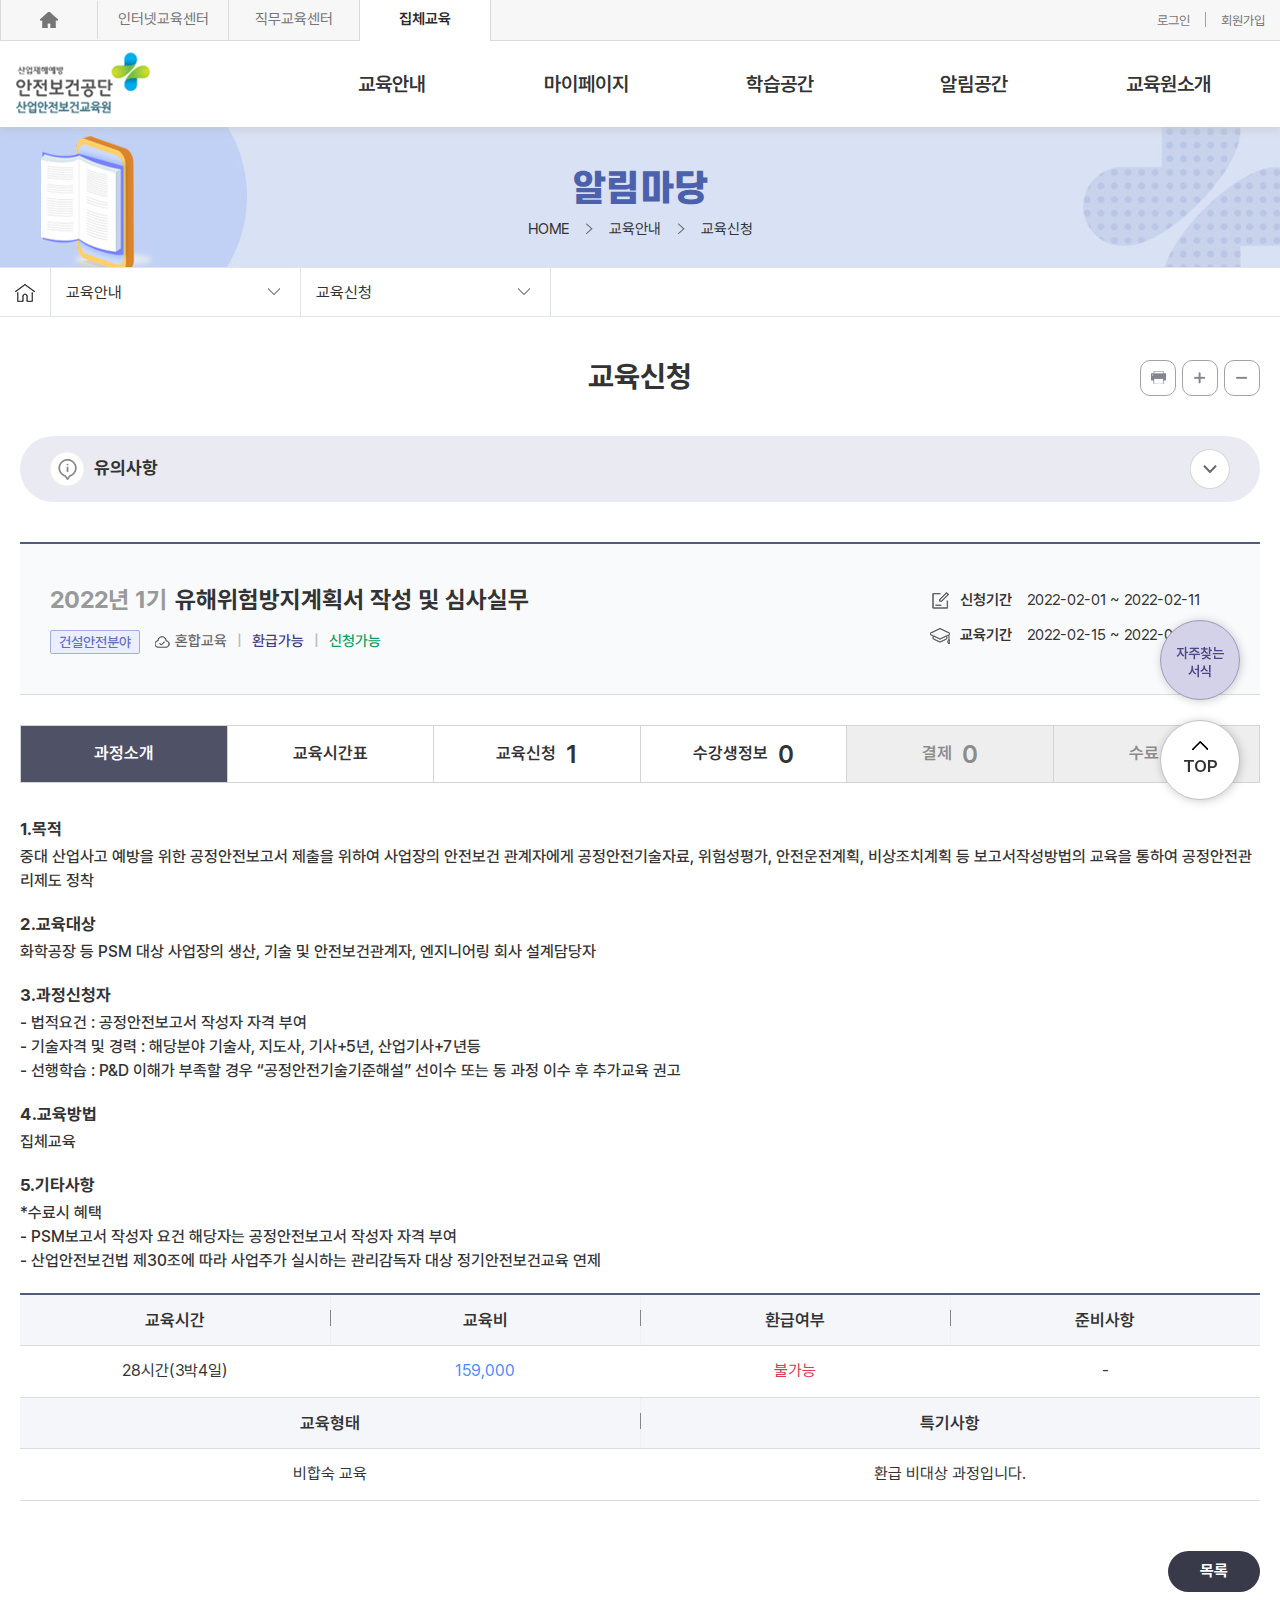
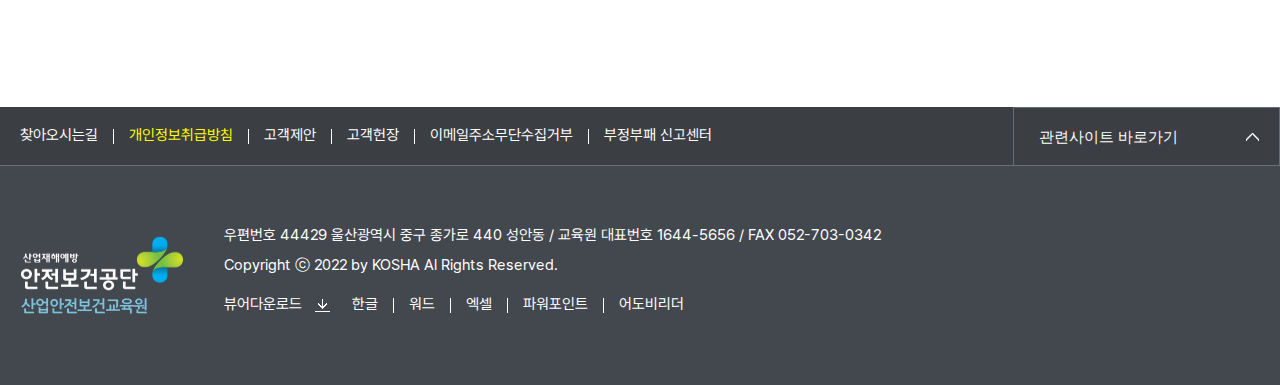
<file: board_type01_view.html>
<!DOCTYPE html>
<html lang="ko">
<head>
    <title>산업안전보건교육원 서브 홈페이지</title>
    <meta charset="UTF-8">
    <meta http-equiv="X-UA-Compatible" content="IE=edge">
    <meta name="viewport" content="width=device-width, initial-scale=1, minimum-scale=1, maximum-scale=1"/>
    <meta name="author" content="Hsy">

    <script type="text/javascript" src="js/jquery-1.12.4.js"></script>
    <script src="js/owl.carousel.js"></script> <!-- Swiper JS -->
    <script src="js/swiper-bundle.min.js"></script> <!-- Swiper JS -->
    <script type="text/javascript" src="js/script.js"></script>

    <link rel="stylesheet" href="css/import.css">
    <link rel="shortcut icon" href="favicon.ico" type="image/x-icon">
    
</head>
<body>
<div class="sub-container-wrap">
    <header>
        <div class="header-top-wrap">
			<div class="top-box">
				<div class="top-left-box">
                    <ul>
                        <li><a href="https://www.dutycenter.net/portal?sysLang=KO" title="포털사이트" class="ico-home">포털사이트</a></li>
                        <li><a href="https://www.safetyedu.net/safetyedu" title="인터넷교육센터">인터넷교육센터</a></li>
                        <li><a href="https://www.dutycenter.net/dutyedu#none" title="직무교육센터">직무교육센터</a></li>
                        <li class="active"><a href="javascript:;" title="집체교육(현재 사이트)">집체교육<span class="sr">(현재 사이트)</span></a></li>
                        
                    </ul>
				</div>
				<div class="top-right-box">
					<ul>
                        <li><a href="#" title="로그인">로그인</a></li>
                        <li><a href="#" title="회원가입">회원가입</a></li>
                    </ul>
				</div>
			</div> <!-- top-box end -->
		</div> <!-- header-top-wrap end -->
        <div class="header-bottom-wrap">
            <div class="bottom-box">
                <div class="bottom-left">
                    <div class="logo-wrap">
                        <a href="https://edu.kosha.or.kr/" title="안전보건교육원">
                            <h1 class="logo">
                                <img src="img/common/logo-edu.png" alt="안전보건교육원 로고">
                            </h1>
                        </a>
                    </div>
                </div>
                <div class="bottom-right">
                    <nav class="gnb">
                        <ul class="menu">
                            <li>
                                <a href="#" title="교육안내">교육안내</a>
                                <ul class="sub-menu">
                                    <li><a href="#" title="교육과정">교육과정</a></li>
                                    <li><a href="#" title="교육일정">교육일정</a></li>
                                    <li><a href="#" title="숙박신청">숙박신청</a></li>
                                </ul>
                            </li>
                            <li>
                                <a href="#" title="마이페이지">마이페이지</a>
                                <ul class="sub-menu">
                                    <li><a href="#" title="나의 학습활동">나의 학습활동</a></li>
                                    <li><a href="#" title="회원정보수정">회원정보수정</a></li>
                                    <li><a href="#" title="사업장정보">사업장정보</a></li>
                                    <li><a href="#" title="교육담당자 변경">교육담당자 변경</a></li>
                                </ul>
                            </li>
                            <li>
                                <a href="#" title="학습공간">학습공간</a>
                                <ul class="sub-menu">
                                    <li><a href="#" title="나의강의실">나의강의실</a></li>
                                    <li><a href="#" title="공개교안자료">공개교안자료</a></li>
                                    <li><a href="#" title="자료실">자료실</a></li>
                                </ul>
                            </li>
                            <li>
                                <a href="#" title="알림공간">알림공간</a>
                                <ul class="sub-menu">
                                    <li><a href="#" title="공지사항">공지사항</a></li>
                                    <li><a href="#" title="교육원소식">교육원 소식</a></li>
                                    <li><a href="#" title="자료실">자료실</a></li>
                                </ul>
                            </li>
                            <li>
                                <a href="#" title="교육원소개">교육원소개</a>
                                <ul class="sub-menu">
                                    <li><a href="#" title="인사말">인사말</a></li>
                                    <li><a href="#" title="기관소개">기관소개</a></li>
                                    <li><a href="#" title="주요연혁">주요연혁</a></li>
                                    <li><a href="#" title="조직도">조직도</a></li>
                                    <li><a href="#" title="교수소개">교수소개</a></li>
                                    <li><a href="#" title="시설안내">시설안내</a></li>
                                    <li><a href="#" title="오시는길">오시는길</a></li>
                                </ul>
                            </li>
                        </ul>
                    </nav>
                    <!-- Mobile header -->
                    <a href="#" class="btn-menu" title="메뉴 열기"><img src="img/common/btn-menu.png" alt="메뉴"></a>
                    <nav class="slideMenu">
                        <div class="m-gnb">
                            <div class="m-gnb-top">
                                <a href="/education/main.do" class="slide-logo" title="안전보건공단"><img src="img/common/m-logo.png" alt="안전보건공단 슬라이드 로고"></a>
                                <a href="#a" class="slide-close" title="닫기"><img src="img/common/ico-mgnb-close.png" alt="닫기"></a>
                            </div>
                            
                            <div class="m-gnb-middle">
                                <ul class="slmn_login">
                                    <li>
                                        <a href="https://edu.kosha.or.kr/member/loginForm.do?returnUrl=/education/main.do">로그인</a>
                                    </li>
                                    <li>
                                        <a href="/member/joinForm1.do?menuId=714" class="btn-link" title="회원가입">회원가입</a>
                                    </li>
                                <!-- 로그아웃 부분
                                    <li><a href="#void"><img src="/assets/img/education/Common/btn_logout.gif" alt="로그아웃" /></a></li>
                                -->                               
                                </ul>
                            </div>
                            <div class="m-gnb-content">
                                <ul class="dep1">
                                    <li>
                                        <a class="dep1-a" href="#a" title="교육안내">교육안내</a>
                                        <ul class="dep2">
                                            <li class="noDepth"><a class="dep2-a-bin" href="/education/curriculumList.do?menuId=1111" title="교육과정">교육과정</a></li>
                                            <li>
                                                <a class="dep2-plus" href="#a" title="교육일정">교육일정</a>
                                                <ul class="dep3">
                                                    <li><a href="#" title="교육신청" class="dep3-a-bin">교육신청</a></li>
                                                </ul>
                                            </li>
                                            <li class="noDepth"><a class="dep2-a-bin" href="/education/curriculumList.do?menuId=1111" title="숙박신청">숙박신청</a></li>
                                        </ul>
                                    </li>
                                    <li>
                                        <a class="dep1-a" href="#a" title="마이 페이지">마이 페이지</a>
                                        <ul class="dep2">
                                            <li>
                                                <a class="dep2-plus" href="#a" title="나의학습활동">나의학습활동</a>
                                                <ul class="dep3">
                                                    <li><a href="#" title="신청목록" class="dep3-a-bin">신청목록</a></li>
                                                    <li><a href="#" title="수료현황조회" class="dep3-a-bin">수료현황조회</a></li>
                                                    <li><a href="#" title="수료자조회" class="dep3-a-bin">수료자조회</a></li>
                                                </ul>
                                            </li>
                                            <li class="noDepth"><a class="dep2-a-bin" href="#a" title="회원정보수정">회원정보수정</a></li>
                                            <li class="noDepth"><a class="dep2-a-bin" href="#a" title="사업장정보">사업장정보</a></li>
                                            <li class="noDepth"><a class="dep2-a-bin" href="#a" title="교육담당자 변경">교육담당자 변경</a></li>
                                        </ul>
                                    </li>
                                    <li>
                                        <a class="dep1-a" href="#a" title="학습공간">학습공간</a>
                                        <ul class="dep2">
                                            <li>
                                                <a class="dep2-plus" href="#a" title="나의강의실">나의강의실</a>
                                                <ul class="dep3">
                                                    <li><a href="#" title="화상교육시스템" class="dep3-a-bin">화상교육시스템</a></li>
                                                    <li><a href="#" title="수강정보" class="dep3-a-bin">수강정보</a></li>
                                                </ul>
                                            </li>
                                            <li class="noDepth"><a class="dep2-a-bin" href="#a" title="공개교안자료">공개교안자료</a></li>
                                            <li class="noDepth"><a class="dep2-a-bin" href="#a" title="자료실">자료실</a></li>
                                        </ul>
                                    </li>
                                    <li>
                                        <a class="dep1-a" href="#a" title="알림공간">알림공간</a>
                                        <ul class="dep2">
                                            <li class="noDepth"><a class="dep2-a-bin" href="/education/board.do?menuId=1125" title="알림공지사항공간">공지사항</a></li>
                                            <li>
                                                <a class="dep2-plus" href="#a" title="교육원 소식">교육원 소식</a>
                                                <ul class="dep3">
                                                    <li><a href="#" title="홍보자료" class="dep3-a-bin">홍보자료</a></li>
                                                    <li><a href="#" title="홍보동영상" class="dep3-a-bin">홍보동영상</a></li>
                                                </ul>
                                            </li>
                                            <li>
                                                <a class="dep2-plus" href="#a" title="자료실">자료실</a>
                                                <ul class="dep3">
                                                    <li><a href="#" title="자료" class="dep3-a-bin">자료</a></li>
                                                    <li><a href="#" title="공개교안" class="dep3-a-bin">공개교안</a></li>
                                                    <li><a href="#" title="자주하는질문" class="dep3-a-bin">자주하는질문</a></li>
                                                    <li><a href="#" title="고용보험 환급안내" class="dep3-a-bin">고용보험 환급안내</a></li>
                                                    <li><a href="#" title="질의응답" class="dep3-a-bin">질의응답</a></li>
                                                </ul>
                                            </li>
                                        </ul>
                                    </li>
                                    <li>
                                        <a class="dep1-a" href="#a" title="교육원소개">교육원소개</a>
                                        <ul class="dep2">
                                            <li class="noDepth"><a class="dep2-a-bin" href="#a" title="인사말">인사말</a></li>
                                            <li class="noDepth"><a class="dep2-a-bin" href="#a" title="기관소개">기관소개</a></li>
                                            <li class="noDepth"><a class="dep2-a-bin" href="#a" title="인사말">인사말</a></li>
                                            <li>
                                                <a class="dep2-plus" href="#a" title="교육원 소식">교육원 소식</a>
                                                <ul class="dep3">
                                                    <li><a href="#" title="홍보자료" class="dep3-a-bin">홍보자료</a></li>
                                                    <li><a href="#" title="홍보동영상" class="dep3-a-bin">홍보동영상</a></li>
                                                </ul>
                                            </li>
                                            <li>
                                                <a class="dep2-plus" href="#a" title="자료실">자료실</a>
                                                <ul class="dep3">
                                                    <li><a href="#" title="자료" class="dep3-a-bin">자료</a></li>
                                                    <li><a href="#" title="공개교안" class="dep3-a-bin">공개교안</a></li>
                                                    <li><a href="#" title="자주하는질문" class="dep3-a-bin">자주하는질문</a></li>
                                                    <li><a href="#" title="고용보험 환급안내" class="dep3-a-bin">고용보험 환급안내</a></li>
                                                    <li><a href="#" title="질의응답" class="dep3-a-bin">질의응답</a></li>
                                                </ul>
                                            </li>
                                        </ul>
                                    </li>
                                </ul>
                            </div>
                        </div>
                    </nav>
                </div>
                <div class="gnb-bg-white"></div>
            </div>
        </div> <!-- //header-bottom-wrap end-->
        <div class="gnb-bg"></div>
        <div class="m-gnb-bg"></div>
    </header>
    <div class="gnb-bg-black"></div>
    <div class="container-wrap"> <!-- Container 전체 영역-->
        <div class="container">
            <div class="sub-visual-wrap">
                <div class="sub-visual-box">
                    <h2>알림마당</h2>
                    <ul class="sub-visual-nav">
                        <li><a href="#" title="HOME">HOME</a></li>
                        <li><a href="#" title="교육안내">교육안내</a></li>
                        <li><a href="#" title="교육신청">교육신청</a></li>
                    </ul>
                </div>
            </div>
            <div class="sub-nav-wrap">
                <div class="sub-nav-box">
                    <ul>
                        <li><a href="#" class="nav-home" title="HOME 바로가기"></a></li>
                        <li class="nav-1dep">
                            <a href="#" title="교육안내">교육안내</a>
                            <ul class="nav-2dep">
                                <li><a href="#" title="2depth" class="">2depth</a></li>
                                <li><a href="#" title="2depth" class="">2depth</a></li>
                                <li><a href="#" title="2depth" class="">2depth</a></li>
                                <li><a href="#" title="2depth" class="">2depth</a></li>
                            </ul>
                        </li>
                        <li class="nav-1dep">
                            <a href="#" title="교육신청">교육신청</a>
                            <ul class="nav-2dep">
                                <li><a href="#" title="2depth" class="">2depth</a></li>
                                <li><a href="#" title="2depth" class="">2depth</a></li>
                                <li><a href="#" title="2depth" class="">2depth</a></li>
                                <li><a href="#" title="2depth" class="">2depth</a></li>
                            </ul>
                        </li>
                    </ul>
                </div>
            </div>
            <div class="sub-contents-wrap"> <!-- 페이치 시작 -->
                <div class="title-wrap">
                    <h3>교육신청</h3>
                    <div class="right-btn-wrap">
                        <ul>
                            <li><a href="#" title="프린트 버튼" class="btn-right-print"></a></li>
                            <li><a href="#" title="확대 버튼" class="btn-right-plus"></a></li>
                            <li><a href="#" title="축소 버튼" class="btn-right-minus"></a></li>
                        </ul>
                    </div>
                </div>
                <div class="contents-box"> <!-- 컨텐츠 시작 -->
                    <div class="noti-box">
                        <div class="tit-box">
                            <p>유의사항</p>
                            <a href="#" title="" class="btn-open"></a>
                        </div>
                        <div class="cont-box">
                            <ul>
                                <li>교육수강생 변경은 교육시작 하루전까지 “입력/수정”을 통하여 수시로 가능합니다.</li>
                                <li>교육수강생의 정보가 입력되어야만 결제가 가능하며 대상확정일로부터 교육시작 3주전까지 결제가 가능합니다.</li>
                                <li class="blue">교육생입력, 결제, 참석안내공문, 훈련위탁계약서출력, 결제, 과정취소 등은 상세화면에서 진행할 수있습니다.</li>
                                <li class="blue">현재 지정되어 있는 사업장정보를 기준으로 표시됩니다.</li>
                            </ul>
                        </div>
                    </div>
                    <div class="board-type01-view">
                        <div class="view-box">
                            <div class="view-title">
                                <div class="title2">
                                    <h4>
                                        <span class="gray">2022년 1기</span>유해위험방지계획서 작성 및 심사실무
                                    </h4>
                                    <div class="state-box">
                                        <span class="ico-cate cate02">건설안전분야</span>
                                        <span class="sta-onoff">혼합교육</span>
                                        <span class="sta-purple">환급가능</span>
                                        <span class="sta-green">신청가능</span>
                                    </div>
                                </div>
                                <div class="title-detail">
                                    <dl>
                                        <dt>신청기간</dt>
                                        <dd>2022-02-01 ~ 2022-02-11</dd>
                                    </dl>
                                    <dl>
                                        <dt>교육기간</dt>
                                        <dd>2022-02-15 ~ 2022-02-16</dd>
                                    </dl>
                                </div>
                            </div>
                            <div class="view-tab-wrap">
                                <div class="view-tab">
                                    <ul>
                                        <li class="on"><a href="#a" title="과정소개">과정소개</a></li>
                                        <li><a href="#a" title="교육시간표">교육시간표</a></li>
                                        <li><a href="#a" title="교육신청">교육신청<span class="num">1</span></a></li>
                                        <li><a href="#a" title="수강생정보">수강생정보<span class="num">0</span></a></li>
                                        <li class="off"><a href="#a" title="결제">결제<span class="num">0</span></a></li>
                                        <li class="off"><a href="#a" title="수료">수료<span class="num">0</span></a></li>
                                    </ul>
                                </div>
                                <div class="view-tab-box"> <!-- 게시판 내용 -->
                                    <div class="tab-cont-01 on">
                                        <div class="view-txt mg-b40">
                                            <h4>1.목적</h4>
                                            <p>중대 산업사고 예방을 위한 공정안전보고서 제출을 위하여 사업장의 안전보건 관계자에게 공정안전기술자료, 위험성평가, 안전운전계획, 비상조치계획 등 보고서작성방법의 교육을 통하여 공정안전관리제도 정착</p>
                                            <h4>2.교육대상</h4>
                                            <p>화학공장 등 PSM 대상 사업장의 생산, 기술 및 안전보건관계자, 엔지니어링 회사 설계담당자</p>
                                            <h4>3.과정신청자</h4>
                                            <p>
                                                - 법적요건 : 공정안전보고서 작성자 자격 부여 <br>
                                                - 기술자격 및 경력 : 해당분야 기술사, 지도사, 기사+5년, 산업기사+7년등 <br>
                                                - 선행학습 : P&D 이해가 부족할 경우 “공정안전기술기준해설” 선이수 또는 동 과정 이수 후 추가교육 권고 <br>
                                            </p>
                                            <h4>4.교육방법</h4>
                                            <p>집체교육</p>
                                            <h4>5.기타사항</h4>
                                            <p>
                                                *수료시 혜택<br>
                                                - PSM보고서 작성자 요건 해당자는 공정안전보고서 작성자 자격 부여 <br>
                                                - 산업안전보건법 제30조에 따라 사업주가 실시하는 관리감독자 대상 정기안전보건교육 연제 <br>
                                            </p>
                                            <div class="board-common">
                                                <table class="table-list">
                                                    <caption>과정소개 테이블</caption>
                                                    <colgroup>
                                                        <col class="wp25">
                                                        <col class="wp25">
                                                        <col class="wp25">
                                                        <col class="wp25">
                                                    </colgroup>
                                                    <thead>
                                                        <th>교육시간</th>
                                                        <th>교육비</th>
                                                        <th>환급여부</th>
                                                        <th>준비사항</th>
                                                    </thead>
                                                    <tbody>
                                                        <tr>
                                                            <td>28시간(3박4일)</td>
                                                            <td><span class="blue">159,000</span></td>
                                                            <td><span class="red">불가능</span></td>
                                                            <td>-</td>
                                                        </tr>
                                                        <tr>
                                                            <th colspan="2">교육형태</th>
                                                            <th colspan="2">특기사항</th>
                                                        </tr>
                                                        <tr>
                                                            <td colspan="2">비합숙 교육</td>
                                                            <td colspan="2">환급 비대상 과정입니다.</td>
                                                        </tr>
                                                    </tbody>
                                                </table>
                                            </div>
                                        </div>
                                        <div class="ta-r">
                                            <a href="#" title="목록" class="btn-list">목록</a>
                                        </div>
                                    </div> <!--// tab-cont-01 end -->
                                    <div class="tab-cont-02">
                                        <div class="view-txt">
                                            <p>
                                                * 교육과목 및 교육시간은 교육원 사정에 따라 일부 변경될 수 있습니다. <br>
                                                <span class="blue">* 교육시작 30분 전까지 입실완료.</span>
                                            </p>
                                        </div>
                                        <div class="board-common">
                                            <div class="table-scroll-box">
                                                <span class="ico-scroll"></span>
                                                <table class="table-list">
                                                    <caption>Table List</caption>
                                                    <colgroup>
                                                        <col class="wp25">
                                                        <col class="wp25">
                                                        <col class="wp25">
                                                        <col class="wp25">
                                                    </colgroup>
                                                    <thead>
                                                        <tr>
                                                            <th>시간</th>
                                                            <th>2022-04-11(화)</th>
                                                            <th>2022-04-12(수)</th>
                                                            <th>2022-04-13(목)</th>
                                                        </tr>
                                                    </thead>
                                                    <tbody>
                                                        <tr>
                                                            <td>8:00~8:50</td>
                                                            <td>교육등록 및 접수</td>
                                                            <td>인간공학적작업위험요인</td>
                                                            <td>근골격계질환예방을위한 의학적접근</td>
                                                        </tr>
                                                        <tr>
                                                            <td>9:00~9:50</td>
                                                            <td>교육등록 및 접수</td>
                                                            <td>인간공학적작업위험요인</td>
                                                            <td>근골격계질환예방을위한 의학적접근</td>
                                                        </tr>
                                                        <tr>
                                                            <td>10:00~10:50</td>
                                                            <td>교육등록 및 접수</td>
                                                            <td>인간공학적작업위험요인</td>
                                                            <td>근골격계질환예방을위한 의학적접근</td>
                                                        </tr>
                                                    </tbody>
                                                </table>
                                            </div>
                                        </div>
                                    </div> <!--// tab-cont-02 end -->
                                    <div class="tab-cont-03">
                                        <div class="view-txt mg-b20">
                                            <p>
                                                현재 사업장 정보기준으로 신청가능한 인원은 최대 3명입니다. <b>(단, 직무교육은 1명만 가능) <br></b>
                                                <b class="red">그러나, 여러 사용자가 동시에 신청하는 경우에는 신청가능한 인원수가 실시간으로 제한될 수 있습니다.</b><br>
                                                신청인원의 변동사항이생기면 교육과정/결제를 다시하는 경우가 발생할 수 있으니 신중하게 진행해 주시기 바랍나다. <br>
                                                <b class="lightblue">현재 교육과정은 교육신청후 교육원에서 대상인원을 확정해야 수강생 정보를 입력할 수 있습니다. </b><br>
                                            </p>
                                        </div>
                                        <div class="board-common">
                                            <div class="table-scroll-box">
                                                <span class="ico-scroll"></span>
                                                <table class="table-list">
                                                    <caption>Table List</caption>
                                                    <colgroup>
                                                        <col class="wp33">
                                                        <col class="wp33">
                                                        <col class="wp33">
                                                    </colgroup>
                                                    <thead>
                                                        <tr>
                                                            <th>교육비(원)</th>
                                                            <th>신청인원</th>
                                                            <th>결제금액(원)</th>
                                                        </tr>
                                                    </thead>
                                                    <tbody>
                                                        <tr>
                                                            <td>159,000</td>
                                                            <td>
                                                                <select title="신청인원">
                                                                    <option>1</option>
                                                                    <option>2</option>
                                                                    <option>3</option>
                                                                </select>
                                                            </td>
                                                            <td><b class="lightblue">477,000</b></td>
                                                        </tr>
                                                    </tbody>
                                                </table>
                                            </div>
                                        </div> <!--//board-common end -->
                                        <div class="btn-center-box">
                                            <ul>
                                                <li><a href="#" title="신청하기" class="btn-payment">신청하기</a></li>
                                                <li><a href="#" title="취소" class="btn-cancle">취소</a></li>
                                            </ul>
                                        </div>
                                    </div> <!--// tab-cont-03 end -->
                                    <div class="tab-cont-04">
                                        <div class="view-txt">
                                            <ul>
                                                <li>- 수강생의 정보는 타인에게 양도하지 않으며 단, 합법적인 절차에 의하여 개인의 개인정보를 군, 경에 제공할 수 있습니다,.</li>
                                                <li>- 공문/위탁계약서는 수강생 정보의 마지막 저장 상태를 기준으로 내용을 출력합니다.</li>
                                                <li>- 수강생의 정보변경은 교육시작 하루전까지 변경이 가능하지만, 결제완료 이후에는 인원을 변경할 수 없습니다.</li>
                                                <li>- 최소한 1인 이상의 수강생 정보에 대해 결제그룹을 지정해야 진행할 수 있습니다.  </li>
                                            </ul>
                                        </div>
                                        <div class="view-privacy">
                                            <ul>
                                                <li>
                                                    <div class="left">
                                                        <a href="#" title="동의서보기" class="btn-pri">동의서보기</a>
                                                        <p>* 개인정보 수집 이용에 동의하시겠습니까?</p>
                                                    </div>
                                                    <div class="right">
                                                        <input type="radio" name="radiobox01" id="radio01">
                                                        <label for="radio01">약관 동의합니다.</label>                                               
                                                    </div>
                                                </li>
                                                <li>
                                                    <div class="left">
                                                        <a href="#" title="동의서보기" class="btn-pri">동의서보기</a>
                                                        <p>* 개인정보 제3자 제공에 동의하시겠습니까 ?</p>
                                                    </div>
                                                    <div class="right">
                                                        <input type="radio" name="radiobox01" id="radio02">
                                                        <label for="radio02">약관 동의합니다.</label>                                               
                                                    </div>
                                                </li> 
                                                <li>
                                                    <div class="left">
                                                        <a href="#" title="동의서보기" class="btn-pri">동의서보기</a>
                                                        <p>* 훈련위탁계약 체결에 동의하시겠습니까 ?</p>
                                                    </div>
                                                    <div class="right">
                                                        <input type="radio" name="radiobox01" id="radio03">
                                                        <label for="radio03">약관 동의합니다.</label>                                               
                                                    </div>
                                                </li> 
                                            </ul>
                                        </div> <!--// view-privacy end -->
                                        <div class="board-common">
                                            <div class="table-scroll-box">
                                                <span class="ico-scroll"></span>
                                                <table class="table-list">
                                                    <caption>Table List</caption>
                                                    <colgroup>
                                                        <col class="wp7">
                                                        <col class="wp7">
                                                        <col class="wp7">
                                                        <col class="wp10">
                                                        <col class="wp12">
                                                        <col class="wp10">
                                                        <col class="wp12">
                                                        <col class="wp7">
                                                        <col class="wp7">
                                                    </colgroup>
                                                    <thead>
                                                        <tr>
                                                            <th>선택</th>
                                                            <th>구분</th>
                                                            <th>이름</th>
                                                            <th>직책</th>
                                                            <th>생년월일</th>
                                                            <th>휴대폰/이메일</th>
                                                            <th>전화번호/팩스</th>
                                                            <th>검색</th>
                                                            <th>결제</th>
                                                        </tr>
                                                    </thead>
                                                    <tbody>
                                                        <tr>
                                                            <td>-</td>
                                                            <td>정규직</td>
                                                            <td>김정수</td>
                                                            <td>산업위생직5급</td>
                                                            <td>971217-1*******</td>
                                                            <td>
                                                                010-5555-1234 <br>
                                                                donggil@kcomwel.or.kr
                                                            </td>
                                                            <td>
                                                                010-5377-2777<br>
                                                                032-500-2222
                                                            </td>
                                                            <td>-</td>
                                                            <td><input type="radio" name="radiobox02" id="radio03"><label for="radio03" class="hide">결제</label></td>
                                                        </tr>
                                                    </tbody>
                                                </table>
                                            </div>
                                        </div> <!--//board-common end -->
                                        <div class="view-privacy">
                                            <ul>
                                                <li>
                                                    <div class="left">
                                                        <a href="#" title="" class="btn-pri">공문</a>
                                                        <a href="#" title="" class="btn-pri">위탁계약서</a>
                                                        <p>* 본인은 <span class="lightblue">위탁계약서의 내용 및 공문의 준비사항</span>을 충분히 숙지 하였으며, 위탁계약서를 작성하여 과정운영부로 제출하여야함을 확인 하였습니까 ? </p>
                                                    </div>
                                                    <div class="right">
                                                        <input type="radio" name="radiobox03" id="radio04">
                                                        <label for="radio04">약관 동의합니다.</label>                                               
                                                    </div>
                                                </li>
                                            </ul>
                                        </div> <!--// view-privacy end-->
                                        <div class="btn-center-box">
                                            <ul>
                                                <li><a href="#" title="결제하기" class="btn-payment">결제하기</a></li>
                                                <li><a href="#" title="취소" class="btn-cancle">취소</a></li>
                                            </ul>
                                        </div>
                                        <div class="ta-r">
                                            <a href="#" title="목록" class="btn-list">목록</a>
                                        </div>
                                    </div> <!--// tab-cont-02 end -->
                                    <div class="tab-cont-05">
                                        
                                    </div> <!--// tab-cont-02 end -->
                                    <div class="tab-cont-06">
                                        
                                    </div> <!--// tab-cont-02 end -->
                                </div>
                            </div>            
                        </div>
                    </div> <!--//board-type01-view end-->
                </div>
            </div> <!-- //sub-contents-wrap end -->
            <div class="quick-btn-wrap">
                <div class="quick-popup">
                    <a title="" href="#" class="quick-popup-close"></a>
                    <ul>
                        <li><a href="#" title="">교육원 사업자등록증</a></li>
                        <li><a href="#" title="">수료확인서 발급</a></li>
                        <li><a href="#" title="">입금확인증 출력</a></li>
                        <li><a href="#" title="">무통장입금용 전자계산서출력</a></li>
                        <li><a href="#" title="">신용카드영수증 출력</a></li>
                    </ul>
                </div>
                <ul>
                    <li><a href="#" title="quick-popup-open" class="quick-popup-open">자주찾는<br>서식</a></li>
                    <li><a href="#" title="quick-top">TOP</a></li>
                </ul>
            </div>

            <footer>
                <div class="footer-top-wrap">
                    <div class="f-top-box">
                        <div class="f-top-left">
                            <ul>
                                <li><a href="#" title="찾아오시는길">찾아오시는길</a></li>
                                <li><a href="http://www.kosha.or.kr/kosha/etc/individualInformationPolicy.do" target="_blank" title="개인정보취급방침" class="yellow">개인정보취급방침</a></li>
                                <li><a href="http://minwon.kosha.or.kr/kosha/bbs/NR_list.do?bbsCd=5&amp;_m=bbs3" target="_blank" title="고객제안">고객제안</a></li>
                                <li><a href="http://www.kosha.or.kr/kosha/manage/declaration.do" target="_blank" title="고객헌장">고객헌장</a></li>
                                <li><a href="http://www.kosha.or.kr/kosha/etc/emailrefusal.do" target="_blank" title="이메일주소무단수집거부">이메일주소무단수집거부</a></li>
                                <li><a href="https://minwon.kosha.or.kr/kosha/login/NR_index.do" target="_blank" title="부정부패 신고센터">부정부패 신고센터</a></li>
                            </ul>
                        </div> <!--//f-top-left-->
                        <div class="f-top-right">
                            <select class="f-navi">
                                <option>관련사이트 바로가기</option>
                                <option value="http://kosha.or.kr" title="산업안전보건공단">산업안전보건공단</option>
                                <option value="https://www.dutycenter.net/dutyedu" title="직무교육(인터넷)">직무교육(인터넷)</option>
                                <option value="https://www.safetyedu.net/safetyedu" title="e-Learning">e-Learning</option>
                                <option value="https://www.kosha.or.kr/kosha/data/mediaBankMain.do" title="안전보건자료실">안전보건자료실</option>
                                <option value="https://www.safetyreport.go.kr" title="안전신문고">안전신문고</option>
                            </select>
                        </div> <!--//f-top-left-->
                    </div>
                </div> <!-- //footer-top-wrap end-->
                <div class="footer-bottom-wrap">
                    <div class="f-bottom-box">
                        <div class="f-logo">
                            <img src="img/common/f-logo.png" alt="안전보건공단 교육원 로고">
                        </div>
                        <div class="f-copy">
                            <ul>
                                <li>우편번호 44429 울산광역시 중구 종가로 440 성안동 / 교육원 대표번호  1644-5656 /  FAX  052-703-0342</li>
                                <li>Copyright ⓒ 2022 by KOSHA Al Rights Reserved.</li>
                                <li class="viewer">
                                    <p class="ico-down">뷰어다운로드</p>
                                    <ul>
                                        <li><a class="view-icon2" href="http://www.hancom.co.kr/downLoad.downPU.do?mcd=002" target="_blank" title="한글 다운로드">한글</a></li>
                                        <li><a class="view-icon3" href="http://www.microsoft.com/downloads/details.aspx?FamilyID=3657CE88-7CFA-457A-9AEC-F4F827F20CAC&amp;DisplayLang=en" target="_blank" title="워드 다운로드">워드</a></li>
                                        <li><a class="view-icon4" href="http://www.microsoft.com/downloads/details.aspx?displaylang=en&amp;FamilyID=1cd6acf9-ce06-4e1c-8dcf-f33f669dbc3a" target="_blank" title="엑셀 다운로드">엑셀</a></li>
                                        <li><a class="view-icon5" href="http://www.microsoft.com/downloads/details.aspx?displaylang=ko&amp;FamilyID=048DC840-14E1-467D-8DCA-19D2A8FD7485" target="_blank" title="파워포인트 다운로드">파워포인트</a></li>
                                        <li><a class="view-icon6" href="http://get.adobe.com/kr/reader/" target="_blank" title="어도비리더 다운로드">어도비리더</a></li>
                                    </ul>
                                </li>
                            </ul>
                        </div>
                    </div>
                </div> <!-- //footer-bottom-wrap end-->
            </footer>

        </div> <!-- // container end -->
    </div> <!-- //container-wrap end -->
    
</div>  <!-- //main-container-wrap end -->

</body>
</html>
</file>
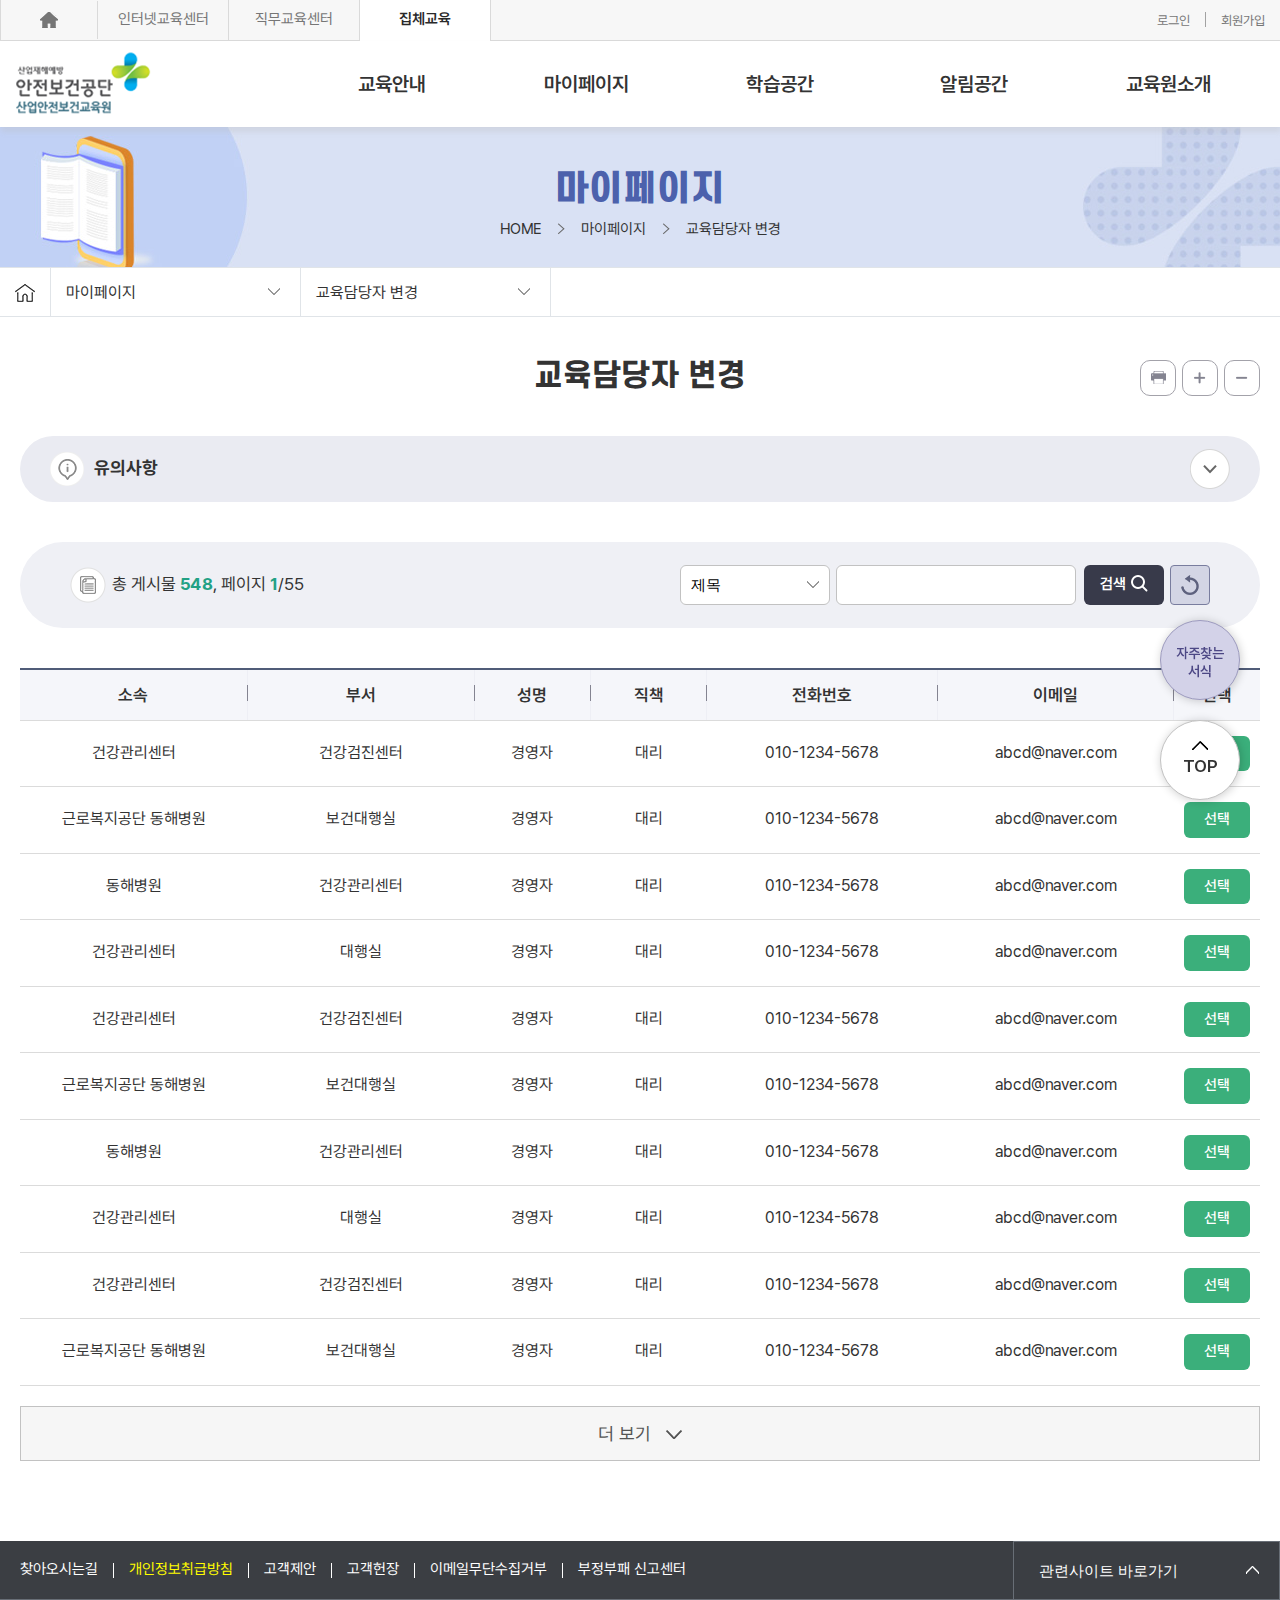
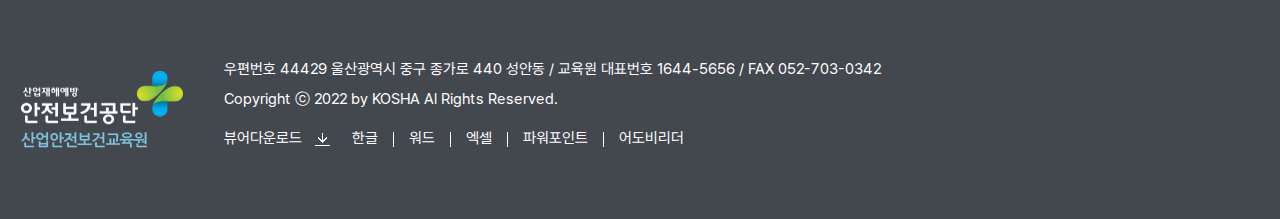
<file: board_type02_list.html>
<!DOCTYPE html>
<html lang="ko">
<head>
    <title>산업안전보건교육원 서브 홈페이지</title>
    <meta charset="UTF-8">
    <meta http-equiv="X-UA-Compatible" content="IE=edge">
    <meta name="viewport" content="width=device-width, initial-scale=1, minimum-scale=1, maximum-scale=1"/>
    <meta name="author" content="Hsy">

    <script type="text/javascript" src="js/jquery-1.12.4.js"></script>
    <script src="js/owl.carousel.js"></script> <!-- Swiper JS -->
    <script src="js/swiper-bundle.min.js"></script> <!-- Swiper JS -->
    <script type="text/javascript" src="js/script.js"></script>

    <link rel="stylesheet" href="css/import.css">
    <link rel="shortcut icon" href="favicon.ico" type="image/x-icon">
    
</head>
<body>
<div class="main-container-wrap">
    <header>
        <div class="header-top-wrap">
			<div class="top-box">
				<div class="top-left-box">
				    <ul>
                        <li><a href="https://www.dutycenter.net/portal?sysLang=KO" title="포털사이트" class="ico-home">포털사이트</a></li>
                        <li><a href="https://www.safetyedu.net/safetyedu" title="인터넷교육센터">인터넷교육센터</a></li>
                        <li><a href="https://www.dutycenter.net/dutyedu#none" title="직무교육센터">직무교육센터</a></li>
                        <li class="active"><a href="javascript:;" title="집체교육(현재 사이트)">집체교육<span class="sr">(현재 사이트)</span></a></li>
                    </ul>
				</div>
				<div class="top-right-box">
					<ul>
				        <li><a href="#" title="로그인">로그인</a></li>
				        <li><a href="#" title="회원가입">회원가입</a></li>
				    </ul>
				</div>
			</div> <!-- top-box end -->
		</div> <!-- header-top-wrap end -->
        <div class="header-bottom-wrap">
            <div class="bottom-box">
                <div class="bottom-left">
                    <div class="logo-wrap">
                        <a href="https://edu.kosha.or.kr/" title="안전보건교육원">
                            <h1 class="logo">
                                <img src="img/common/logo-edu.png" alt="안전보건교육원 로고">
                            </h1>
                        </a>
                    </div>
                </div>
                <div class="bottom-right">
                    <nav class="gnb">
                        <ul class="menu">
                            <li>
                                <a href="#" title="교육안내">교육안내</a>
                                <ul class="sub-menu">
                                    <li><a href="#" title="교육과정">교육과정</a></li>
                                    <li><a href="#" title="교육일정">교육일정</a></li>
                                    <li><a href="#" title="숙박신청">숙박신청</a></li>
                                </ul>
                            </li>
                            <li>
                                <a href="#" title="마이페이지">마이페이지</a>
                                <ul class="sub-menu">
                                    <li><a href="#" title="나의 학습활동">나의 학습활동</a></li>
                                    <li><a href="#" title="회원정보수정">회원정보수정</a></li>
                                    <li><a href="#" title="사업장정보">사업장정보</a></li>
                                    <li><a href="#" title="교육담당자 변경">교육담당자 변경</a></li>
                                </ul>
                            </li>
                            <li>
                                <a href="#" title="학습공간">학습공간</a>
                                <ul class="sub-menu">
                                    <li><a href="#" title="나의강의실">나의강의실</a></li>
                                    <li><a href="#" title="공개교안자료">공개교안자료</a></li>
                                    <li><a href="#" title="자료실">자료실</a></li>
                                </ul>
                            </li>
                            <li>
                                <a href="#" title="알림공간">알림공간</a>
                                <ul class="sub-menu">
                                    <li><a href="#" title="공지사항">공지사항</a></li>
                                    <li><a href="#" title="교육원소식">교육원 소식</a></li>
                                    <li><a href="#" title="자료실">자료실</a></li>
                                </ul>
                            </li>
                            <li>
                                <a href="#" title="교육원소개">교육원소개</a>
                                <ul class="sub-menu">
                                    <li><a href="#" title="인사말">인사말</a></li>
                                    <li><a href="#" title="기관소개">기관소개</a></li>
                                    <li><a href="#" title="주요연혁">주요연혁</a></li>
                                    <li><a href="#" title="조직도">조직도</a></li>
                                    <li><a href="#" title="교수소개">교수소개</a></li>
                                    <li><a href="#" title="시설안내">시설안내</a></li>
                                    <li><a href="#" title="오시는길">오시는길</a></li>
                                </ul>
                            </li>
                        </ul>
                    </nav>
                    <!-- Mobile header -->
                    <a href="#" class="btn-menu" title="메뉴 열기"><img src="img/common/btn-menu.png" alt="메뉴"></a>
                    <nav class="slideMenu">
                        <div class="m-gnb">
                            <div class="m-gnb-top">
                                <a href="/education/main.do" class="slide-logo" title="안전보건공단"><img src="img/common/m-logo.png" alt="안전보건공단 슬라이드 로고"></a>
                                <a href="#a" class="slide-close" title="닫기"><img src="img/common/ico-mgnb-close.png" alt="닫기"></a>
                            </div>
                            
                            <div class="m-gnb-middle">
                                <ul class="slmn_login">
                                    <li>
                                        <a href="https://edu.kosha.or.kr/member/loginForm.do?returnUrl=/education/main.do">로그인</a>
                                    </li>
                                    <li>
                                        <a href="/member/joinForm1.do?menuId=714" class="btn-link" title="회원가입">회원가입</a>
                                    </li>
                                <!-- 로그아웃 부분
                                    <li><a href="#void"><img src="/assets/img/education/Common/btn_logout.gif" alt="로그아웃" /></a></li>
                                -->                               
                                </ul>
                            </div>
                            <div class="m-gnb-content">
                                <ul class="dep1">
                                    <li>
                                        <a class="dep1-a" href="#a" title="교육안내">교육안내</a>
                                        <ul class="dep2">
                                            <li class="noDepth"><a class="dep2-a-bin" href="/education/curriculumList.do?menuId=1111" title="교육과정">교육과정</a></li>
                                            <li>
                                                <a class="dep2-plus" href="#a" title="교육일정">교육일정</a>
                                                <ul class="dep3">
                                                    <li><a href="#" title="교육신청" class="dep3-a-bin">교육신청</a></li>
                                                </ul>
                                            </li>
                                            <li class="noDepth"><a class="dep2-a-bin" href="/education/curriculumList.do?menuId=1111" title="숙박신청">숙박신청</a></li>
                                        </ul>
                                    </li>
                                    <li>
                                        <a class="dep1-a" href="#a" title="마이 페이지">마이 페이지</a>
                                        <ul class="dep2">
                                            <li>
                                                <a class="dep2-plus" href="#a" title="나의학습활동">나의학습활동</a>
                                                <ul class="dep3">
                                                    <li><a href="#" title="신청목록" class="dep3-a-bin">신청목록</a></li>
                                                    <li><a href="#" title="수료현황조회" class="dep3-a-bin">수료현황조회</a></li>
                                                    <li><a href="#" title="수료자조회" class="dep3-a-bin">수료자조회</a></li>
                                                </ul>
                                            </li>
                                            <li class="noDepth"><a class="dep2-a-bin" href="#a" title="회원정보수정">회원정보수정</a></li>
                                            <li class="noDepth"><a class="dep2-a-bin" href="#a" title="사업장정보">사업장정보</a></li>
                                            <li class="noDepth"><a class="dep2-a-bin" href="#a" title="교육담당자 변경">교육담당자 변경</a></li>
                                        </ul>
                                    </li>
                                    <li>
                                        <a class="dep1-a" href="#a" title="학습공간">학습공간</a>
                                        <ul class="dep2">
                                            <li>
                                                <a class="dep2-plus" href="#a" title="나의강의실">나의강의실</a>
                                                <ul class="dep3">
                                                    <li><a href="#" title="화상교육시스템" class="dep3-a-bin">화상교육시스템</a></li>
                                                    <li><a href="#" title="수강정보" class="dep3-a-bin">수강정보</a></li>
                                                </ul>
                                            </li>
                                            <li class="noDepth"><a class="dep2-a-bin" href="#a" title="공개교안자료">공개교안자료</a></li>
                                            <li class="noDepth"><a class="dep2-a-bin" href="#a" title="자료실">자료실</a></li>
                                        </ul>
                                    </li>
                                    <li>
                                        <a class="dep1-a" href="#a" title="알림공간">알림공간</a>
                                        <ul class="dep2">
                                            <li class="noDepth"><a class="dep2-a-bin" href="/education/board.do?menuId=1125" title="알림공지사항공간">공지사항</a></li>
                                            <li>
                                                <a class="dep2-plus" href="#a" title="교육원 소식">교육원 소식</a>
                                                <ul class="dep3">
                                                    <li><a href="#" title="홍보자료" class="dep3-a-bin">홍보자료</a></li>
                                                    <li><a href="#" title="홍보동영상" class="dep3-a-bin">홍보동영상</a></li>
                                                </ul>
                                            </li>
                                            <li>
                                                <a class="dep2-plus" href="#a" title="자료실">자료실</a>
                                                <ul class="dep3">
                                                    <li><a href="#" title="자료" class="dep3-a-bin">자료</a></li>
                                                    <li><a href="#" title="공개교안" class="dep3-a-bin">공개교안</a></li>
                                                    <li><a href="#" title="자주하는질문" class="dep3-a-bin">자주하는질문</a></li>
                                                    <li><a href="#" title="고용보험 환급안내" class="dep3-a-bin">고용보험 환급안내</a></li>
                                                    <li><a href="#" title="질의응답" class="dep3-a-bin">질의응답</a></li>
                                                </ul>
                                            </li>
                                        </ul>
                                    </li>
                                    <li>
                                        <a class="dep1-a" href="#a" title="교육원소개">교육원소개</a>
                                        <ul class="dep2">
                                            <li class="noDepth"><a class="dep2-a-bin" href="#a" title="인사말">인사말</a></li>
                                            <li class="noDepth"><a class="dep2-a-bin" href="#a" title="기관소개">기관소개</a></li>
                                            <li class="noDepth"><a class="dep2-a-bin" href="#a" title="인사말">인사말</a></li>
                                            <li>
                                                <a class="dep2-plus" href="#a" title="교육원 소식">교육원 소식</a>
                                                <ul class="dep3">
                                                    <li><a href="#" title="홍보자료" class="dep3-a-bin">홍보자료</a></li>
                                                    <li><a href="#" title="홍보동영상" class="dep3-a-bin">홍보동영상</a></li>
                                                </ul>
                                            </li>
                                            <li>
                                                <a class="dep2-plus" href="#a" title="자료실">자료실</a>
                                                <ul class="dep3">
                                                    <li><a href="#" title="자료" class="dep3-a-bin">자료</a></li>
                                                    <li><a href="#" title="공개교안" class="dep3-a-bin">공개교안</a></li>
                                                    <li><a href="#" title="자주하는질문" class="dep3-a-bin">자주하는질문</a></li>
                                                    <li><a href="#" title="고용보험 환급안내" class="dep3-a-bin">고용보험 환급안내</a></li>
                                                    <li><a href="#" title="질의응답" class="dep3-a-bin">질의응답</a></li>
                                                </ul>
                                            </li>
                                        </ul>
                                    </li>
                                </ul>
                            </div>
                        </div>
                    </nav>
                </div>
                <div class="gnb-bg-white"></div>
            </div>
        </div> <!-- //header-bottom-wrap end-->
        <div class="gnb-bg"></div>
        <div class="m-gnb-bg"></div>
    </header>
    <div class="container-wrap"> <!-- Container 전체 영역-->
        <div class="container">
            <div class="sub-visual-wrap">
                <div class="sub-visual-box">
                    <h2>마이페이지</h2>
                    <ul class="sub-visual-nav">
                        <li><a href="#" title="HOME">HOME</a></li>
                        <li><a href="#" title="마이페이지">마이페이지</a></li>
                        <li><a href="#" title="교육담당자 변경">교육담당자 변경</a></li>
                    </ul>
                </div>
            </div>
            <div class="sub-nav-wrap">
                <div class="sub-nav-box">
                    <ul>
                        <li><a href="#" class="nav-home" title="HOME 바로가기"></a></li>
                        <li class="nav-1dep">
                            <a href="#" title="마이페이지">마이페이지</a>
                            <ul class="nav-2dep">
                                <li><a href="#" title="2depth" class="">2depth</a></li>
                                <li><a href="#" title="2depth" class="">2depth</a></li>
                                <li><a href="#" title="2depth" class="">2depth</a></li>
                                <li><a href="#" title="2depth" class="">2depth</a></li>
                            </ul>
                        </li>
                        <li class="nav-1dep">
                            <a href="#" title="교육담당자 변경">교육담당자 변경</a>
                            <ul class="nav-2dep">
                                <li><a href="#" title="2depth" class="">2depth</a></li>
                                <li><a href="#" title="2depth" class="">2depth</a></li>
                                <li><a href="#" title="2depth" class="">2depth</a></li>
                                <li><a href="#" title="2depth" class="">2depth</a></li>
                            </ul>
                        </li>
                    </ul>
                </div>
            </div>
            <div class="sub-contents-wrap"> <!-- 페이치 시작 -->
                <div class="title-wrap">
                    <h3>교육담당자 변경</h3>
                    <div class="right-btn-wrap">
                        <ul>
                            <li><a href="#" title="프린트" class="btn-right-print"></a></li>
                            <li><a href="#" title="확대하기" class="btn-right-plus"></a></li>
                            <li><a href="#" title="축소하기" class="btn-right-minus"></a></li>
                        </ul>
                    </div>
                </div>
                <div class="contents-box"> <!-- 컨텐츠 시작 -->
                    <div class="noti-box">
                        <div class="tit-box">
                            <p>유의사항</p>
                            <a href="#" title="" class="btn-open"></a>
                        </div>
                        <div class="cont-box">
                            <ul>
                                <li>인사이동, 업무변경 등으로 교육담당자 권한을 동일 사업장 정보의 다른 교육담당자에게 이관하는 화면입니다.</li>
                                <li class="blue">수강신청과목, 교육비납부, 수강생 관리 등 모든 교육담당자 권한이 대체 교육담당자에게 이관되며 기존의 모든 정보는 조회할 수 없게 되니 신중하게 선택하시기 바랍니다.</li>
                                <li class="blue">사업장 정보가 등록되어 있지 않거나, 교육신청 이력이 없는 경우, 개인으로 등록한 경우에는 조회되지 않습니다.</li>
                                <li class="blue">동일 사업장내 대체할 교육담당자가 없는 경우에는 변경할 수 없습니다.</li>
                            </ul>
                        </div>
                    </div>
                    <div class="search-wrap">
                        <div class="left-box">
                            <i class="total-board"></i>
                            <p>총 게시물 <span>548</span>, 페이지 <span>1</span>/55 </p>
                        </div>
                        <div class="right-box">
                            <ul>
                                <li>
                                    <select>
                                        <option>제목</option>
                                        <option>제목1</option>
                                        <option>제목2</option>
                                    </select>
                                </li>
                                <li>
                                    <div class="input-srch">
                                        <input type="text" id="" name="srch-text">
                                        <label for="srch-text" class="hide">검색어 입력</label>
                                        <a href="#" class="btn-search" title="검색"></a>
                                        <a href="#" class="btn-reset" title="새로고침"></a>
                                    </div>
                                </li>
                            </ul>
                        </div>
                    </div> <!--// search-wrap end -->
                    <div class="board-common">
                        <!--<div class="board-btn-wrap">
                            <a href="#" title="글쓰기" class="btn-write">글쓰기</a>
                        </div>-->
                        <div class="table-flex-box">
                            <table class="table-list">
                                <caption>Table List</caption>
                                <colgroup>
                                    <col class="wp20">
                                    <col class="wp20">
                                    <col class="wp10">
                                    <col class="wp10">
                                    <col class="wp20">
                                    <col class="wp25">
                                    <col class="wp10">
                                </colgroup>
                                <thead>
                                    <tr>
                                        <th>소속</th>
                                        <th>부서</th>
                                        <th>성명</th>
                                        <th>직책</th>
                                        <th>전화번호</th>
                                        <th>이메일</th>
                                        <th>선택</th>
                                    </tr>
                                </thead>
                                <tbody>
                                    <tr>
                                        <td>건강관리센터</td>
                                        <td>건강검진센터</td>
                                        <td>경영자</td>
                                        <td>대리</td>
                                        <td>010-1234-5678</td>
                                        <td>abcd@naver.com</td>
                                        <td><a href="#" title="버튼" class="btn-green">선택</a></td>
                                    </tr>
                                    <tr>
                                        <td>근로복지공단 동해병원</td>
                                        <td>보건대행실</td>
                                        <td>경영자</td>
                                        <td>대리</td>
                                        <td>010-1234-5678</td>
                                        <td>abcd@naver.com</td>
                                        <td><a href="#" title="버튼" class="btn-green">선택</a></td>
                                    </tr>
                                    <tr>
                                        <td>동해병원</td>
                                        <td>건강관리센터</td>
                                        <td>경영자</td>
                                        <td>대리</td>
                                        <td>010-1234-5678</td>
                                        <td>abcd@naver.com</td>
                                        <td><a href="#" title="버튼" class="btn-green">선택</a></td>
                                    </tr>
                                    <tr>
                                        <td>건강관리센터</td>
                                        <td>대행실</td>
                                        <td>경영자</td>
                                        <td>대리</td>
                                        <td>010-1234-5678</td>
                                        <td>abcd@naver.com</td>
                                        <td><a href="#" title="버튼" class="btn-green">선택</a></td>
                                    </tr>
                                    <tr>
                                        <td>건강관리센터</td>
                                        <td>건강검진센터</td>
                                        <td>경영자</td>
                                        <td>대리</td>
                                        <td>010-1234-5678</td>
                                        <td>abcd@naver.com</td>
                                        <td><a href="#" title="버튼" class="btn-green">선택</a></td>
                                    </tr>
                                    <tr>
                                        <td>근로복지공단 동해병원</td>
                                        <td>보건대행실</td>
                                        <td>경영자</td>
                                        <td>대리</td>
                                        <td>010-1234-5678</td>
                                        <td>abcd@naver.com</td>
                                        <td><a href="#" title="버튼" class="btn-green">선택</a></td>
                                    </tr>
                                    <tr>
                                        <td>동해병원</td>
                                        <td>건강관리센터</td>
                                        <td>경영자</td>
                                        <td>대리</td>
                                        <td>010-1234-5678</td>
                                        <td>abcd@naver.com</td>
                                        <td><a href="#" title="버튼" class="btn-green">선택</a></td>
                                    </tr>
                                    <tr>
                                        <td>건강관리센터</td>
                                        <td>대행실</td>
                                        <td>경영자</td>
                                        <td>대리</td>
                                        <td>010-1234-5678</td>
                                        <td>abcd@naver.com</td>
                                        <td><a href="#" title="버튼" class="btn-green">선택</a></td>
                                    </tr>
                                    <tr>
                                        <td>건강관리센터</td>
                                        <td>건강검진센터</td>
                                        <td>경영자</td>
                                        <td>대리</td>
                                        <td>010-1234-5678</td>
                                        <td>abcd@naver.com</td>
                                        <td><a href="#" title="버튼" class="btn-green">선택</a></td>
                                    </tr>
                                    <tr>
                                        <td>근로복지공단 동해병원</td>
                                        <td>보건대행실</td>
                                        <td>경영자</td>
                                        <td>대리</td>
                                        <td>010-1234-5678</td>
                                        <td>abcd@naver.com</td>
                                        <td><a href="#" title="버튼" class="btn-green">선택</a></td>
                                    </tr>
                                </tbody>
                            </table>
                        </div>
                        <div class="list-more">
                            <a href="#" title="더보기" class="btn-more">더 보기</a>
                        </div>
                    </div>
                </div>
            </div> <!-- //sub-contents-wrap end -->
            <div class="quick-btn-wrap">
                <div class="quick-popup">
                    <a title="" href="#" class="quick-popup-close"></a>
                    <ul>
                        <li><a href="#" title="교육원 사업자등록증">교육원 사업자등록증</a></li>
                        <li><a href="#" title="수료확인서 발급">수료확인서 발급</a></li>
                        <li><a href="#" title="입금확인증 출력">입금확인증 출력</a></li>
                        <li><a href="#" title="무통장입금용 전자계산서출력">무통장입금용 전자계산서출력</a></li>
                        <li><a href="#" title="신용카드영수증 출력">신용카드영수증 출력</a></li>
                    </ul>
                </div>
                <ul>
                    <li><a href="#" title="자주찾는서식" class="quick-popup-open">자주찾는<br>서식</a></li>
                    <li><a href="#" title="맨 위로 가기">TOP</a></li>
                </ul>
            </div> <!-- //quick-btn-wrap end -->

            <footer>
                <div class="footer-top-wrap">
                    <div class="f-top-box">
                        <div class="f-top-left">
                            <ul>
                                <li><a href="#" title="찾아오시는길">찾아오시는길</a></li>
                                <li><a href="http://www.kosha.or.kr/kosha/etc/individualInformationPolicy.do" target="_blank" title="개인정보취급방침" class="yellow">개인정보취급방침</a></li>
                                <li><a href="http://minwon.kosha.or.kr/kosha/bbs/NR_list.do?bbsCd=5&amp;_m=bbs3" target="_blank" title="고객제안">고객제안</a></li>
                                <li><a href="http://www.kosha.or.kr/kosha/manage/declaration.do" target="_blank" title="고객헌장">고객헌장</a></li>
                                <li><a href="http://www.kosha.or.kr/kosha/etc/emailrefusal.do" target="_blank" title="이메일무단수집거부">이메일무단수집거부</a></li>
                                <li><a href="https://minwon.kosha.or.kr/kosha/login/NR_index.do" target="_blank" title="부정부패 신고센터">부정부패 신고센터</a></li>
                            </ul>
                        </div> <!--//f-top-left-->
                        <div class="f-top-right">
                            <select class="f-navi" onchange="if(this.value) window.open(this.value);">
                                <option>관련사이트 바로가기</option>
                                <option value="http://kosha.or.kr" title="산업안전보건공단">산업안전보건공단</option>
                                <option value="https://www.dutycenter.net/dutyedu" title="직무교육(인터넷)">직무교육(인터넷)</option>
                                <option value="https://www.safetyedu.net/safetyedu" title="e-Learning">e-Learning</option>
                                <option value="https://www.kosha.or.kr/kosha/data/mediaBankMain.do" title="안전보건자료실">안전보건자료실</option>
                                <option value="https://www.safetyreport.go.kr" title="안전신문고">안전신문고</option>
                            </select>
                        </div> <!--//f-top-left-->
                    </div>
                </div> <!-- //footer-top-wrap end-->
                <div class="footer-bottom-wrap">
                    <div class="f-bottom-box">
                        <div class="f-logo">
                            <img src="img/common/f-logo.png" alt="안전보건공단 교육원 로고">
                        </div>
                        <div class="f-copy">
                            <ul>
                                <li>우편번호 44429 울산광역시 중구 종가로 440 성안동 <span class="br"></span> 교육원 대표번호  1644-5656 <span class="br"></span> FAX  052-703-0342</li>
                                <li>Copyright ⓒ 2022 by KOSHA Al Rights Reserved.</li>
                                <li class="viewer">
                                    <p class="ico-down">뷰어다운로드</p>
                                    <ul>
                                        <li><a class="view-icon2" href="http://www.hancom.co.kr/downLoad.downPU.do?mcd=002" target="_blank" title="한글 다운로드">한글</a></li>
                                        <li><a class="view-icon3" href="http://www.microsoft.com/downloads/details.aspx?FamilyID=3657CE88-7CFA-457A-9AEC-F4F827F20CAC&amp;DisplayLang=en" target="_blank" title="워드 다운로드">워드</a></li>
                                        <li><a class="view-icon4" href="http://www.microsoft.com/downloads/details.aspx?displaylang=en&amp;FamilyID=1cd6acf9-ce06-4e1c-8dcf-f33f669dbc3a" target="_blank" title="엑셀 다운로드">엑셀</a></li>
                                        <li><a class="view-icon5" href="http://www.microsoft.com/downloads/details.aspx?displaylang=ko&amp;FamilyID=048DC840-14E1-467D-8DCA-19D2A8FD7485" target="_blank" title="파워포인트 다운로드">파워포인트</a></li>
                                        <li><a class="view-icon6" href="http://get.adobe.com/kr/reader/" target="_blank" title="어도비리더 다운로드">어도비리더</a></li>
                                    </ul>
                                </li>
                            </ul>
                        </div>
                    </div>
                </div> <!-- //footer-bottom-wrap end-->
            </footer>

        </div> <!-- // container end -->
    </div> <!-- //container-wrap end -->
    
</div>  <!-- //main-container-wrap end -->

</body>
</html>
</file>
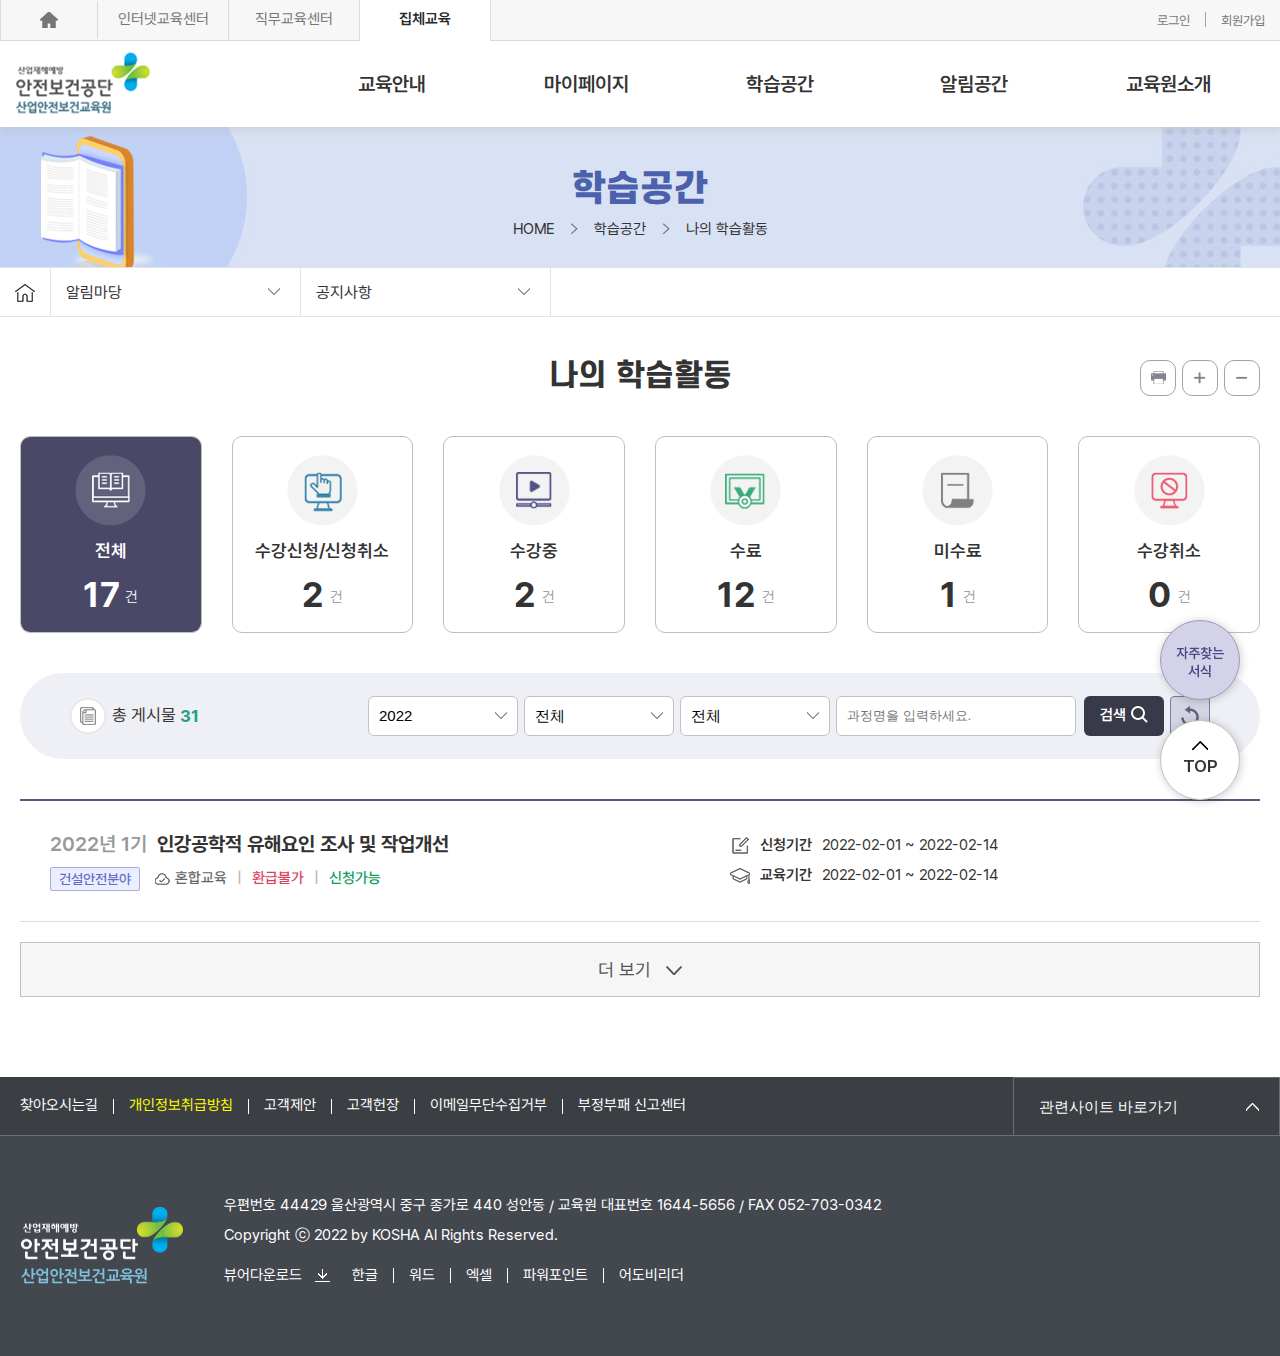
<file: board_type03_list.html>
<!DOCTYPE html>
<html lang="ko">
<head>
    <title>산업안전보건교육원 서브 홈페이지</title>
    <meta charset="UTF-8">
    <meta http-equiv="X-UA-Compatible" content="IE=edge">
    <meta name="viewport" content="width=device-width, initial-scale=1, minimum-scale=1, maximum-scale=1"/>
    <meta name="author" content="Hsy">

    <script type="text/javascript" src="js/jquery-1.12.4.js"></script>
    <script src="js/owl.carousel.js"></script> <!-- Swiper JS -->
    <script src="js/swiper-bundle.min.js"></script> <!-- Swiper JS -->
    <script type="text/javascript" src="js/script.js"></script>

    <link rel="stylesheet" href="css/import.css">
    <link rel="shortcut icon" href="favicon.ico" type="image/x-icon">
    
</head>
<body>
<div class="main-container-wrap">
    <header>
        <div class="header-top-wrap">
			<div class="top-box">
				<div class="top-left-box">
				    <ul>
                        <li><a href="https://www.dutycenter.net/portal?sysLang=KO" title="포털사이트" class="ico-home">포털사이트</a></li>
                        <li><a href="https://www.safetyedu.net/safetyedu" title="인터넷교육센터">인터넷교육센터</a></li>
                        <li><a href="https://www.dutycenter.net/dutyedu#none" title="직무교육센터">직무교육센터</a></li>
                        <li class="active"><a href="javascript:;" title="집체교육(현재 사이트)">집체교육<span class="sr">(현재 사이트)</span></a></li>
                        
                    </ul>
				</div>
				<div class="top-right-box">
					<ul>
				        <li><a href="#" title="로그인">로그인</a></li>
				        <li><a href="#" title="회원가입">회원가입</a></li>
				    </ul>
				   
				</div>
			</div> <!-- top-box end -->
		</div> <!-- header-top-wrap end -->
        <div class="header-bottom-wrap">
            <div class="bottom-box">
                <div class="bottom-left">
                    <div class="logo-wrap">
                        <a href="https://edu.kosha.or.kr/" title="안전보건교육원">
                            <h1 class="logo">
                                <img src="img/common/logo-edu.png" alt="안전보건교육원 로고">
                            </h1>
                        </a>
                    </div>
                </div>
                <div class="bottom-right">
                    <nav class="gnb">
                        <ul class="menu">
                            <li>
                                <a href="#" title="교육안내">교육안내</a>
                                <ul class="sub-menu">
                                    <li><a href="#" title="교육과정">교육과정</a></li>
                                    <li><a href="#" title="교육일정">교육일정</a></li>
                                    <li><a href="#" title="숙박신청">숙박신청</a></li>
                                </ul>
                            </li>
                            <li>
                                <a href="#" title="마이페이지">마이페이지</a>
                                <ul class="sub-menu">
                                    <li><a href="#" title="나의 학습활동">나의 학습활동</a></li>
                                    <li><a href="#" title="회원정보수정">회원정보수정</a></li>
                                    <li><a href="#" title="사업장정보">사업장정보</a></li>
                                    <li><a href="#" title="교육담당자 변경">교육담당자 변경</a></li>
                                </ul>
                            </li>
                            <li>
                                <a href="#" title="학습공간">학습공간</a>
                                <ul class="sub-menu">
                                    <li><a href="#" title="나의강의실">나의강의실</a></li>
                                    <li><a href="#" title="공개교안자료">공개교안자료</a></li>
                                    <li><a href="#" title="자료실">자료실</a></li>
                                </ul>
                            </li>
                            <li>
                                <a href="#" title="알림공간">알림공간</a>
                                <ul class="sub-menu">
                                    <li><a href="#" title="공지사항">공지사항</a></li>
                                    <li><a href="#" title="교육원소식">교육원 소식</a></li>
                                    <li><a href="#" title="자료실">자료실</a></li>
                                </ul>
                            </li>
                            <li>
                                <a href="#" title="교육원소개">교육원소개</a>
                                <ul class="sub-menu">
                                    <li><a href="#" title="인사말">인사말</a></li>
                                    <li><a href="#" title="기관소개">기관소개</a></li>
                                    <li><a href="#" title="주요연혁">주요연혁</a></li>
                                    <li><a href="#" title="조직도">조직도</a></li>
                                    <li><a href="#" title="교수소개">교수소개</a></li>
                                    <li><a href="#" title="시설안내">시설안내</a></li>
                                    <li><a href="#" title="오시는길">오시는길</a></li>
                                </ul>
                            </li>
                        </ul>
                    </nav>
                    <!-- Mobile header -->
                    <a href="#" class="btn-menu" title="메뉴 열기"><img src="img/common/btn-menu.png" alt="메뉴"></a>
                    <nav class="slideMenu">
                        <div class="m-gnb">
                            <div class="m-gnb-top">
                                <a href="/education/main.do" class="slide-logo" title="안전보건공단"><img src="img/common/m-logo.png" alt="안전보건공단 슬라이드 로고"></a>
                                <a href="#a" class="slide-close" title="닫기"><img src="img/common/ico-mgnb-close.png" alt="닫기"></a>
                            </div>
                            
                            <div class="m-gnb-middle">
                                <ul class="slmn_login">
                                    <li>
                                        <a href="https://edu.kosha.or.kr/member/loginForm.do?returnUrl=/education/main.do">로그인</a>
                                    </li>
                                    <li>
                                        <a href="/member/joinForm1.do?menuId=714" class="btn-link" title="회원가입">회원가입</a>
                                    </li>
                                <!-- 로그아웃 부분
                                    <li><a href="#void"><img src="/assets/img/education/Common/btn_logout.gif" alt="로그아웃" /></a></li>
                                -->                               
                                </ul>
                            </div>
                            <div class="m-gnb-content">
                                <ul class="dep1">
                                    <li>
                                        <a class="dep1-a" href="#a" title="교육안내">교육안내</a>
                                        <ul class="dep2">
                                            <li class="noDepth"><a class="dep2-a-bin" href="/education/curriculumList.do?menuId=1111" title="교육과정">교육과정</a></li>
                                            <li>
                                                <a class="dep2-plus" href="#a" title="교육일정">교육일정</a>
                                                <ul class="dep3">
                                                    <li><a href="#" title="교육신청" class="dep3-a-bin">교육신청</a></li>
                                                </ul>
                                            </li>
                                            <li class="noDepth"><a class="dep2-a-bin" href="/education/curriculumList.do?menuId=1111" title="숙박신청">숙박신청</a></li>
                                        </ul>
                                    </li>
                                    <li>
                                        <a class="dep1-a" href="#a" title="마이 페이지">마이 페이지</a>
                                        <ul class="dep2">
                                            <li>
                                                <a class="dep2-plus" href="#a" title="나의학습활동">나의학습활동</a>
                                                <ul class="dep3">
                                                    <li><a href="#" title="신청목록" class="dep3-a-bin">신청목록</a></li>
                                                    <li><a href="#" title="수료현황조회" class="dep3-a-bin">수료현황조회</a></li>
                                                    <li><a href="#" title="수료자조회" class="dep3-a-bin">수료자조회</a></li>
                                                </ul>
                                            </li>
                                            <li class="noDepth"><a class="dep2-a-bin" href="#a" title="회원정보수정">회원정보수정</a></li>
                                            <li class="noDepth"><a class="dep2-a-bin" href="#a" title="사업장정보">사업장정보</a></li>
                                            <li class="noDepth"><a class="dep2-a-bin" href="#a" title="교육담당자 변경">교육담당자 변경</a></li>
                                        </ul>
                                    </li>
                                    <li>
                                        <a class="dep1-a" href="#a" title="학습공간">학습공간</a>
                                        <ul class="dep2">
                                            <li>
                                                <a class="dep2-plus" href="#a" title="나의강의실">나의강의실</a>
                                                <ul class="dep3">
                                                    <li><a href="#" title="화상교육시스템" class="dep3-a-bin">화상교육시스템</a></li>
                                                    <li><a href="#" title="수강정보" class="dep3-a-bin">수강정보</a></li>
                                                </ul>
                                            </li>
                                            <li class="noDepth"><a class="dep2-a-bin" href="#a" title="공개교안자료">공개교안자료</a></li>
                                            <li class="noDepth"><a class="dep2-a-bin" href="#a" title="자료실">자료실</a></li>
                                        </ul>
                                    </li>
                                    <li>
                                        <a class="dep1-a" href="#a" title="알림공간">알림공간</a>
                                        <ul class="dep2">
                                            <li class="noDepth"><a class="dep2-a-bin" href="/education/board.do?menuId=1125" title="알림공지사항공간">공지사항</a></li>
                                            <li>
                                                <a class="dep2-plus" href="#a" title="교육원 소식">교육원 소식</a>
                                                <ul class="dep3">
                                                    <li><a href="#" title="홍보자료" class="dep3-a-bin">홍보자료</a></li>
                                                    <li><a href="#" title="홍보동영상" class="dep3-a-bin">홍보동영상</a></li>
                                                </ul>
                                            </li>
                                            <li>
                                                <a class="dep2-plus" href="#a" title="자료실">자료실</a>
                                                <ul class="dep3">
                                                    <li><a href="#" title="자료" class="dep3-a-bin">자료</a></li>
                                                    <li><a href="#" title="공개교안" class="dep3-a-bin">공개교안</a></li>
                                                    <li><a href="#" title="자주하는질문" class="dep3-a-bin">자주하는질문</a></li>
                                                    <li><a href="#" title="고용보험 환급안내" class="dep3-a-bin">고용보험 환급안내</a></li>
                                                    <li><a href="#" title="질의응답" class="dep3-a-bin">질의응답</a></li>
                                                </ul>
                                            </li>
                                        </ul>
                                    </li>
                                    <li>
                                        <a class="dep1-a" href="#a" title="교육원소개">교육원소개</a>
                                        <ul class="dep2">
                                            <li class="noDepth"><a class="dep2-a-bin" href="#a" title="인사말">인사말</a></li>
                                            <li class="noDepth"><a class="dep2-a-bin" href="#a" title="기관소개">기관소개</a></li>
                                            <li class="noDepth"><a class="dep2-a-bin" href="#a" title="인사말">인사말</a></li>
                                            <li>
                                                <a class="dep2-plus" href="#a" title="교육원 소식">교육원 소식</a>
                                                <ul class="dep3">
                                                    <li><a href="#" title="홍보자료" class="dep3-a-bin">홍보자료</a></li>
                                                    <li><a href="#" title="홍보동영상" class="dep3-a-bin">홍보동영상</a></li>
                                                </ul>
                                            </li>
                                            <li>
                                                <a class="dep2-plus" href="#a" title="자료실">자료실</a>
                                                <ul class="dep3">
                                                    <li><a href="#" title="자료" class="dep3-a-bin">자료</a></li>
                                                    <li><a href="#" title="공개교안" class="dep3-a-bin">공개교안</a></li>
                                                    <li><a href="#" title="자주하는질문" class="dep3-a-bin">자주하는질문</a></li>
                                                    <li><a href="#" title="고용보험 환급안내" class="dep3-a-bin">고용보험 환급안내</a></li>
                                                    <li><a href="#" title="질의응답" class="dep3-a-bin">질의응답</a></li>
                                                </ul>
                                            </li>
                                        </ul>
                                    </li>
                                </ul>
                            </div>
                        </div>
                    </nav>
                </div>
                <div class="gnb-bg-white"></div>
            </div>
        </div> <!-- //header-bottom-wrap end-->
        <div class="gnb-bg"></div>
        <div class="m-gnb-bg"></div>
    </header>
    <div class="container-wrap"> <!-- Container 전체 영역-->
        <div class="container">
            <div class="sub-visual-wrap">
                <div class="sub-visual-box">
                    <h2>학습공간</h2>
                    <ul class="sub-visual-nav">
                        <li><a href="#" title="HOME">HOME</a></li>
                        <li><a href="#" title="학습공간">학습공간</a></li>
                        <li><a href="#" title="나의 학습활동">나의 학습활동</a></li>
                    </ul>
                </div>
            </div>
            <div class="sub-nav-wrap">
                <div class="sub-nav-box">
                    <ul>
                        <li><a href="#" class="nav-home" title="HOME 바로가기"></a></li>
                        <li class="nav-1dep">
                            <a href="#" title="알림마당">알림마당</a>
                            <ul class="nav-2dep">
                                <li><a href="#" title="2depth" class="">2depth</a></li>
                                <li><a href="#" title="2depth" class="">2depth</a></li>
                                <li><a href="#" title="2depth" class="">2depth</a></li>
                                <li><a href="#" title="2depth" class="">2depth</a></li>
                            </ul>
                        </li>
                        <li class="nav-1dep">
                            <a href="#" title="공지사항">공지사항</a>
                            <ul class="nav-2dep">
                                <li><a href="#" title="2depth" class="">2depth</a></li>
                                <li><a href="#" title="2depth" class="">2depth</a></li>
                                <li><a href="#" title="2depth" class="">2depth</a></li>
                                <li><a href="#" title="2depth" class="">2depth</a></li>
                            </ul>
                        </li>
                    </ul>
                </div>
            </div>
            <div class="sub-contents-wrap"> <!-- 페이치 시작 -->
                <div class="title-wrap">
                    <h3>나의 학습활동</h3>
                    <div class="right-btn-wrap">
                        <ul>
                            <li><a href="#" title="프린트" class="btn-right-print"></a></li>
                            <li><a href="#" title="확대하기" class="btn-right-plus"></a></li>
                            <li><a href="#" title="축소하기" class="btn-right-minus"></a></li>
                        </ul>
                    </div>
                </div>
                <div class="contents-box"> <!-- 컨텐츠 시작 -->
                    <div class="mylearning-wrap">
                        <ul>
                            <li><a href="#" title="전체" class="ico-learning lear01 on">전체<p>17<span>건</span></p></a></li>
                            <li><a href="#" title="수강신청/신청취소" class="ico-learning lear02">수강신청/신청취소<p>2<span>건</span></p></a></li>
                            <li><a href="#" title="수강중" class="ico-learning lear03">수강중<p>2<span>건</span></p></a></li>
                            <li><a href="#" title="수료" class="ico-learning lear04">수료<p>12<span>건</span></p></a></li>
                            <li><a href="#" title="미수료" class="ico-learning lear05">미수료<p>1<span>건</span></p></a></li>
                            <li><a href="#" title="수강취소" class="ico-learning lear06">수강취소<p>0<span>건</span></p></a></li>
                        </ul>
                    </div>
                    <div class="search-wrap">
                        <div class="left-box">
                            <i class="total-board"></i>
                            <p>총 게시물 <span>31</span></p>
                        </div>
                        <div class="right-box">
                            <ul>
                                <li>
                                    <select title="교육년도">
                                        <option>2022</option>
                                        <option>2021</option>
                                        <option>2020</option>
                                    </select>
                                </li>
                                <li>
                                    <select title="교육구분">
                                        <option>전체</option>
                                        <option></option>
                                        <option></option>
                                    </select>
                                </li>
                                <li>
                                    <select title="교육방식">
                                        <option>전체</option>
                                        <option></option>
                                        <option></option>
                                    </select>
                                </li>
                                <li>
                                    <div class="input-srch">
                                        <input type="text" id="" name="srch-text" placeholder="과정명을 입력하세요.">
                                        <label for="srch-text" class="hide">검색어 입력</label>
                                        <a href="#" class="btn-search" title="검색"></a>
                                        <a href="#" class="btn-reset" title="새로고침"></a>
                                    </div>
                                </li>
                            </ul>
                        </div>
                    </div> <!--// search-wrap end -->
                    <div class="board-type01">
                        <div class="box">
                            <div class="left">
                                <a href="#" title="내용 더보기" class="tit"><span class="gray">2022년 1기</span>인강공학적 유해요인 조사 및 작업개선</a>
                                <div class="state-box">
                                    <span class="ico-cate cate02">건설안전분야</span>
                                    <span class="sta-onoff">혼합교육</span>
                                    <span class="sta-red">환급불가</span>
                                    <span class="sta-green">신청가능</span>
                                </div>
                            </div>
                            <div class="right">
                                <div class="">
                                    <p></p>
                                </div>
                                <div class="period">
                                    <dl>
                                        <dt>신청기간</dt>
                                        <dd>2022-02-01 ~ 2022-02-14</dd>
                                    </dl>
                                    <dl>
                                        <dt>교육기간</dt>
                                        <dd>2022-02-01 ~ 2022-02-14</dd>
                                    </dl>
                                </div>
                            </div>
                        </div>
                        <div class="list-more">
                            <a href="#" title="더보기" class="btn-more">더 보기</a>
                        </div>
                    </div>
                </div>
            </div> <!-- //sub-contents-wrap end -->
            <div class="quick-btn-wrap">
                <div class="quick-popup">
                    <a title="" href="#" class="quick-popup-close"></a>
                    <ul>
                        <li><a href="#" title="교육원 사업자등록증">교육원 사업자등록증</a></li>
                        <li><a href="#" title="수료확인서 발급">수료확인서 발급</a></li>
                        <li><a href="#" title="입금확인증 출력">입금확인증 출력</a></li>
                        <li><a href="#" title="무통장입금용 전자계산서출력">무통장입금용 전자계산서출력</a></li>
                        <li><a href="#" title="신용카드영수증 출력">신용카드영수증 출력</a></li>
                    </ul>
                </div>
                <ul>
                    <li><a href="#" title="자주찾는서식" class="quick-popup-open">자주찾는<br>서식</a></li>
                    <li><a href="#" title="맨 위로 가기">TOP</a></li>
                </ul>
            </div> <!-- //quick-btn-wrap end -->

            <footer>
                <div class="footer-top-wrap">
                    <div class="f-top-box">
                        <div class="f-top-left">
                            <ul>
                                <li><a href="#" title="찾아오시는길">찾아오시는길</a></li>
                                <li><a href="http://www.kosha.or.kr/kosha/etc/individualInformationPolicy.do" target="_blank" title="개인정보취급방침" class="yellow">개인정보취급방침</a></li>
                                <li><a href="http://minwon.kosha.or.kr/kosha/bbs/NR_list.do?bbsCd=5&amp;_m=bbs3" target="_blank" title="고객제안">고객제안</a></li>
                                <li><a href="http://www.kosha.or.kr/kosha/manage/declaration.do" target="_blank" title="고객헌장">고객헌장</a></li>
                                <li><a href="http://www.kosha.or.kr/kosha/etc/emailrefusal.do" target="_blank" title="이메일무단수집거부">이메일무단수집거부</a></li>
                                <li><a href="https://minwon.kosha.or.kr/kosha/login/NR_index.do" target="_blank" title="부정부패 신고센터">부정부패 신고센터</a></li>
                            </ul>
                        </div> <!--//f-top-left-->
                        <div class="f-top-right">
                            <select class="f-navi" onchange="if(this.value) window.open(this.value);">
                                <option>관련사이트 바로가기</option>
                                <option value="http://kosha.or.kr" title="산업안전보건공단">산업안전보건공단</option>
                                <option value="https://www.dutycenter.net/dutyedu" title="직무교육(인터넷)">직무교육(인터넷)</option>
                                <option value="https://www.safetyedu.net/safetyedu" title="e-Learning">e-Learning</option>
                                <option value="https://www.kosha.or.kr/kosha/data/mediaBankMain.do" title="안전보건자료실">안전보건자료실</option>
                                <option value="https://www.safetyreport.go.kr" title="안전신문고">안전신문고</option>
                            </select>
                        </div> <!--//f-top-left-->
                    </div>
                </div> <!-- //footer-top-wrap end-->
                <div class="footer-bottom-wrap">
                    <div class="f-bottom-box">
                        <div class="f-logo">
                            <img src="img/common/f-logo.png" alt="안전보건공단 교육원 로고">
                        </div>
                        <div class="f-copy">
                            <ul>
                                <li>우편번호 44429 울산광역시 중구 종가로 440 성안동 <span class="br"></span> 교육원 대표번호  1644-5656 <span class="br"></span> FAX  052-703-0342</li>
                                <li>Copyright ⓒ 2022 by KOSHA Al Rights Reserved.</li>
                                <li class="viewer">
                                    <p class="ico-down">뷰어다운로드</p>
                                    <ul>
                                        <li><a class="view-icon2" href="http://www.hancom.co.kr/downLoad.downPU.do?mcd=002" target="_blank" title="한글 다운로드">한글</a></li>
                                        <li><a class="view-icon3" href="http://www.microsoft.com/downloads/details.aspx?FamilyID=3657CE88-7CFA-457A-9AEC-F4F827F20CAC&amp;DisplayLang=en" target="_blank" title="워드 다운로드">워드</a></li>
                                        <li><a class="view-icon4" href="http://www.microsoft.com/downloads/details.aspx?displaylang=en&amp;FamilyID=1cd6acf9-ce06-4e1c-8dcf-f33f669dbc3a" target="_blank" title="엑셀 다운로드">엑셀</a></li>
                                        <li><a class="view-icon5" href="http://www.microsoft.com/downloads/details.aspx?displaylang=ko&amp;FamilyID=048DC840-14E1-467D-8DCA-19D2A8FD7485" target="_blank" title="파워포인트 다운로드">파워포인트</a></li>
                                        <li><a class="view-icon6" href="http://get.adobe.com/kr/reader/" target="_blank" title="어도비리더 다운로드">어도비리더</a></li>
                                    </ul>
                                </li>
                            </ul>
                        </div>
                    </div>
                </div> <!-- //footer-bottom-wrap end-->
            </footer>

        </div> <!-- // container end -->
    </div> <!-- //container-wrap end -->
    
</div>  <!-- //main-container-wrap end -->

</body>
</html>
</file>
<file: css/import.css>
@charset "UTF-8";

@import url("reset.css");
@import url("font.css");
@import url("common.css");
@import url("ui-style.css");
@import url("layout.css");
@import url("main.css");
@import url("contents.css");
@import url("media.css");
@import url("board.css");
@import url("swiper-bundle.min.css");
@import url("owl.carousel.min.css");
</file>
